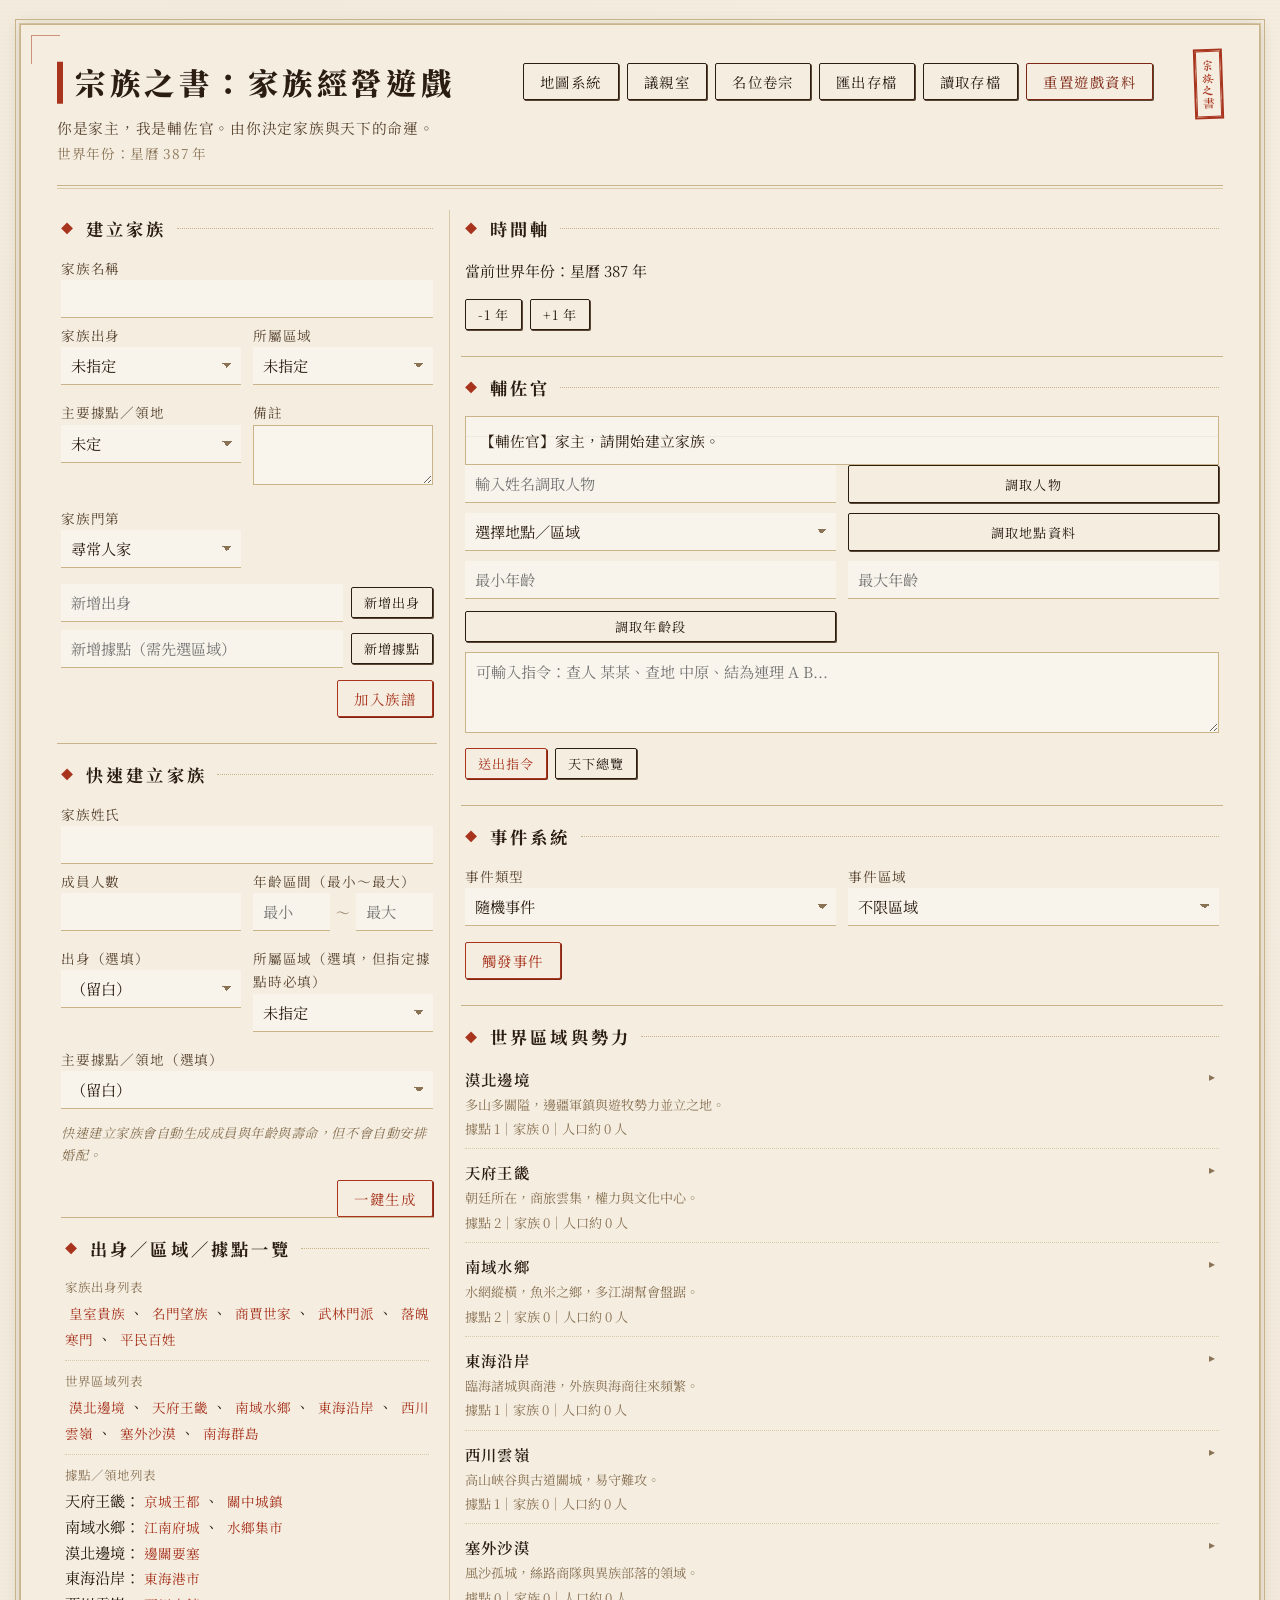
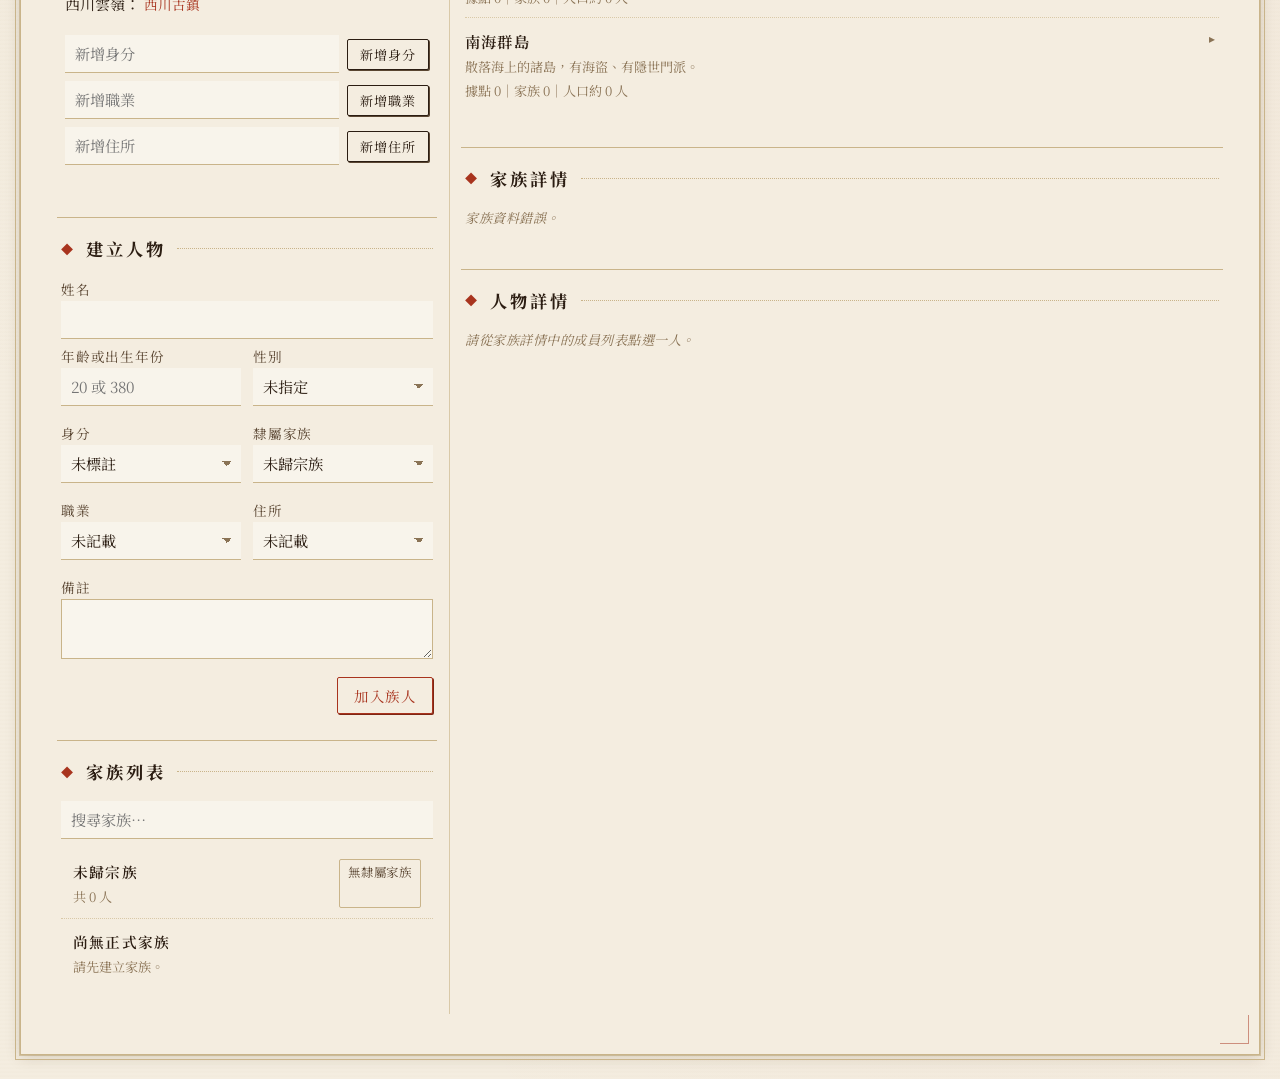
<file: index.html>
<!DOCTYPE html>
<html lang="zh-Hant">
<head>
  <meta charset="UTF-8" />
  <title>宗族之書：家族經營遊戲</title>
  <meta name="viewport" content="width=device-width, initial-scale=1" />
  <link rel="stylesheet" href="css/style.css" />
</head>
<body>
  <div class="app">
    <header class="top-bar">
      <div class="title-block">
        <h1>宗族之書：家族經營遊戲</h1>
        <p class="subtitle">你是家主，我是輔佐官。由你決定家族與天下的命運。</p>
        <p class="subtitle small">
          世界年份：<span id="worldYearDisplay"></span>
        </p>
      </div>
      <div class="top-actions">
        <button onclick="window.location='map.html'" class="btn">地圖系統</button>
        <button onclick="window.location='match.html'" class="btn">議親室</button>
        <button onclick="window.location='dazhou.html'" class="btn">名位卷宗</button>
        <button id="exportBtn" class="btn">匯出存檔</button>
        <button id="importBtn" class="btn">讀取存檔</button>
        <input type="file" id="importFile" accept="application/json" style="display:none;" />
        <button id="resetBtn" class="btn btn-danger">重置遊戲資料</button>
      </div>
    </header>

    <main class="layout">
      <section class="left-col">
        <div class="card">
          <h2 class="card-title">建立家族</h2>
          <form id="familyForm">
            <label>家族名稱
              <input type="text" id="familyName" required />
            </label>
            <div class="form-row">
              <label>家族出身
                <select id="familyOrigin"></select>
              </label>
              <label>所屬區域
                <select id="familyRegion"></select>
              </label>
            </div>
            <div class="form-row">
              <label>主要據點／領地
                <select id="familyTerritory"></select>
              </label>
              <label>備註
                <textarea id="familyNotes"></textarea>
              </label>
            </div>
            <div class="form-row">
              <label>家族門第
                <select id="familyStanding"></select>
              </label>
            </div>
            <div class="small-row">
              <input type="text" id="newOrigin" placeholder="新增出身" />
              <button type="button" id="addOriginBtn" class="btn btn-small">新增出身</button>
            </div>
            <div class="small-row">
              <input type="text" id="newTerritory" placeholder="新增據點（需先選區域）" />
              <button type="button" id="addTerritoryBtn" class="btn btn-small">新增據點</button>
            </div>
            <div class="card-footer">
              <button type="submit" class="btn btn-primary">加入族譜</button>
            </div>
          </form>
        </div>

        <div class="card">
          <h2 class="card-title">快速建立家族</h2>
          <form id="quickFamilyForm">
            <label>家族姓氏
              <input type="text" id="quickSurname" required />
            </label>
            <div class="form-row">
              <label>成員人數
                <input type="number" id="quickCount" min="1" max="200" required />
              </label>
              <label>年齡區間（最小～最大）
                <div class="inline-input">
                  <input type="number" id="quickAgeMin" min="0" max="120" placeholder="最小" />
                  <span>～</span>
                  <input type="number" id="quickAgeMax" min="0" max="120" placeholder="最大" />
                </div>
              </label>
            </div>
            <div class="form-row">
              <label>出身（選填）
                <select id="quickOrigin"></select>
              </label>
              <label>所屬區域（選填，但指定據點時必填）
                <select id="quickRegion"></select>
              </label>
            </div>
            <label>主要據點／領地（選填）
              <select id="quickTerritory"></select>
            </label>
            <p class="hint">快速建立家族會自動生成成員與年齡與壽命，但不會自動安排婚配。</p>
            <div class="card-footer">
              <button type="submit" class="btn btn-primary">一鍵生成</button>
            </div>

            <div class="card">
              <h2 class="card-title">出身／區域／據點一覽</h2>
              <div id="optionOverview"></div>

              <div class="small-row">
                <input type="text" id="newRole" placeholder="新增身分" />
                <button type="button" id="addRoleBtn" class="btn btn-small">新增身分</button>
              </div>
              <div class="small-row">
                <input type="text" id="newOcc" placeholder="新增職業" />
                <button type="button" id="addOccBtn" class="btn btn-small">新增職業</button>
              </div>
              <div class="small-row">
                <input type="text" id="newRes" placeholder="新增住所" />
                <button type="button" id="addResBtn" class="btn btn-small">新增住所</button>
              </div>
            </div>

          </form>
        </div>

        <div class="card">
          <h2 class="card-title">建立人物</h2>
          <form id="personForm">
            <label>姓名
              <input type="text" id="personName" required />
            </label>
            <div class="form-row">
              <label>年齡或出生年份
                <input type="text" id="personAgeOrBirth" placeholder="20 或 380" />
              </label>
              <label>性別
                <select id="personGender">
                  <option value="">未指定</option>
                  <option value="男">男</option>
                  <option value="女">女</option>
                </select>
              </label>
            </div>
            <div class="form-row">
              <label>身分
                <select id="personRole"></select>
              </label>
              <label>隸屬家族
                <select id="personFamily"></select>
              </label>
            </div>
            <div class="form-row">
              <label>職業
                <select id="personOcc"></select>
              </label>
              <label>住所
                <select id="personRes"></select>
              </label>
            </div>
            <label>備註
              <textarea id="personNotes"></textarea>
            </label>
            <input type="hidden" id="personParentId" />
            <div class="card-footer">
              <button type="button" id="cancelChildModeBtn" class="btn btn-small" style="display:none;">取消以此人為父母建立子女</button>
              <button type="submit" class="btn btn-primary">加入族人</button>
            </div>
          </form>
        </div>

<div class="card card-list">
  <h2 class="card-title">家族列表</h2>
  
   <input id="familySearch"
      type="text"
      placeholder="搜尋家族…"
      style="margin-bottom:10px; width:100%;"
      oninput="renderFamilies()">


  <div id="familyList">
    </div>
        </div>
      </section>

      <section class="right-col">
        <!-- 年份 -->
        <div class="card">
          <h2 class="card-title">時間軸</h2>
          <p>當前世界年份：<span id="timelineYear"></span></p>
          <div class="button-row">
            <button id="yearMinusBtn" class="btn btn-small">-1 年</button>
            <button id="yearPlusBtn" class="btn btn-small">+1 年</button>
          </div>
        </div>

        <!-- 輔佐官 -->
        <div class="card">
          <h2 class="card-title">輔佐官</h2>
          <div id="advisorLog" class="log">
            <p>【輔佐官】家主，請開始建立家族。</p>
          </div>

          <!-- 查詢工具 -->
          <div class="form-row">
            <input type="text" id="advisorSearchName" placeholder="輸入姓名調取人物" />
            <button id="advisorSearchBtn" class="btn btn-small">調取人物</button>
          </div>

          <div class="form-row">
            <select id="advisorLocation"></select>
            <button id="advisorLocationBtn" class="btn btn-small">調取地點資料</button>
          </div>

          <div class="form-row">
            <input type="number" id="ageMin" placeholder="最小年齡" />
            <input type="number" id="ageMax" placeholder="最大年齡" />
            <button id="advisorAgeBtn" class="btn btn-small">調取年齡段</button>
          </div>

          <!-- 指令欄真正修正點 -->
          <form id="advisorCommandForm">
            <textarea id="advisorCommand" rows="3" placeholder="可輸入指令：查人 某某、查地 中原、結為連理 A B..."></textarea>
            <div class="button-row">
              <button type="submit" class="btn btn-primary btn-small">送出指令</button>
              <button id="worldSummaryBtn" type="button" class="btn btn-small">天下總覽</button>
            </div>
          </form>
        </div>

        <!-- 事件 -->
        <div class="card">
          <h2 class="card-title">事件系統</h2>
          <div class="form-row">
            <label>事件類型
              <select id="eventType">
                <option value="random">隨機事件</option>
                <option value="marriage">聯姻提親</option>
                <option value="birth">子嗣誕生預兆</option>
                <option value="conflict">內鬥糾紛</option>
                <option value="alliance">結盟合作</option>
                <option value="disaster">災異風波</option>
                <option value="inheritance">繼承與分家</option>
              </select>
            </label>
            <label>事件區域
              <select id="eventRegion"></select>
            </label>
          </div>
          <button id="triggerEventBtn" class="btn btn-primary">觸發事件</button>
        </div>

        <!-- 區域 -->
        <div class="card">
          <h2 class="card-title">世界區域與勢力</h2>
          <div id="regionOverview"></div>
        </div>

        <!-- 詳情 -->
        <div class="card">
          <h2 class="card-title">家族詳情</h2>
          <div id="familyDetail" class="detail">
            <p class="hint">請從左側家族列表中選擇一個家族。</p>
          </div>
        </div>

        <div class="card">
          <h2 class="card-title">人物詳情</h2>
          <div id="personDetail" class="detail">
            <p class="hint">請從家族詳情中的成員列表點選一人。</p>

<div id="personEditActionBox" class="detail-section" style="margin-top: 10px;">
    <button id="editPersonBtn" class="btn btn-secondary" style="display:none;">編輯此人物</button>
</div>

<div id="personEditForm" class="detail-section hidden">
    </div>

<div id="addSpouseBox" class="detail-section">
    </div>

<div id="personContent">
    </div>
    
</div>
          </div>
        </div>
      </section>
    </main>
  </div>

  <!-- 事件視窗（修正版） -->
  <div id="eventModal" class="modal hidden">
    <div class="modal-content">
      <h3>事件確認</h3>
      <div id="eventText" class="modal-body"></div>
      <label>家主決定
        <select id="eventDecision"></select>
      </label>
      <div class="button-row right">
        <button id="cancelEventBtn" class="btn btn-small">取消</button>
        <button id="resolveEventBtn" class="btn btn-primary btn-small">執行</button>
      </div>
    </div>
  </div>

  <!-- 依序載入 v2 模組:底層(常數/狀態/工具) → 領域(關係/儲存/年份/選項…) → 渲染 → IO → 事件/輔佐官 → 初始化 -->
  <script src="js/constants.js"></script>
  <script src="js/state.js"></script>
  <script src="js/utils.js"></script>
  <script src="js/relations.js"></script>
  <script src="js/storage.js"></script>
  <script src="js/time.js"></script>
  <script src="js/options.js"></script>
  <script src="js/overview.js"></script>
  <script src="js/family.js"></script>
  <script src="js/render-list.js"></script>
  <script src="js/render-person.js"></script>
  <script src="js/render-regions.js"></script>
  <script src="js/io.js"></script>
  <script src="js/events.js"></script>
  <script src="js/advisor.js"></script>
  <script src="js/dazhou.js"></script>
  <script src="js/init.js"></script>

<!-- 第二父母選擇對話框 -->
<div id="parentSelectDialog">
  <div id="parentSelectText">選擇另一位父母:</div>
  <div id="parentSelectButtons"></div>
  <button onclick="closeParentSelectDialog()">關閉</button>
</div>

</body>
</html>
</file>
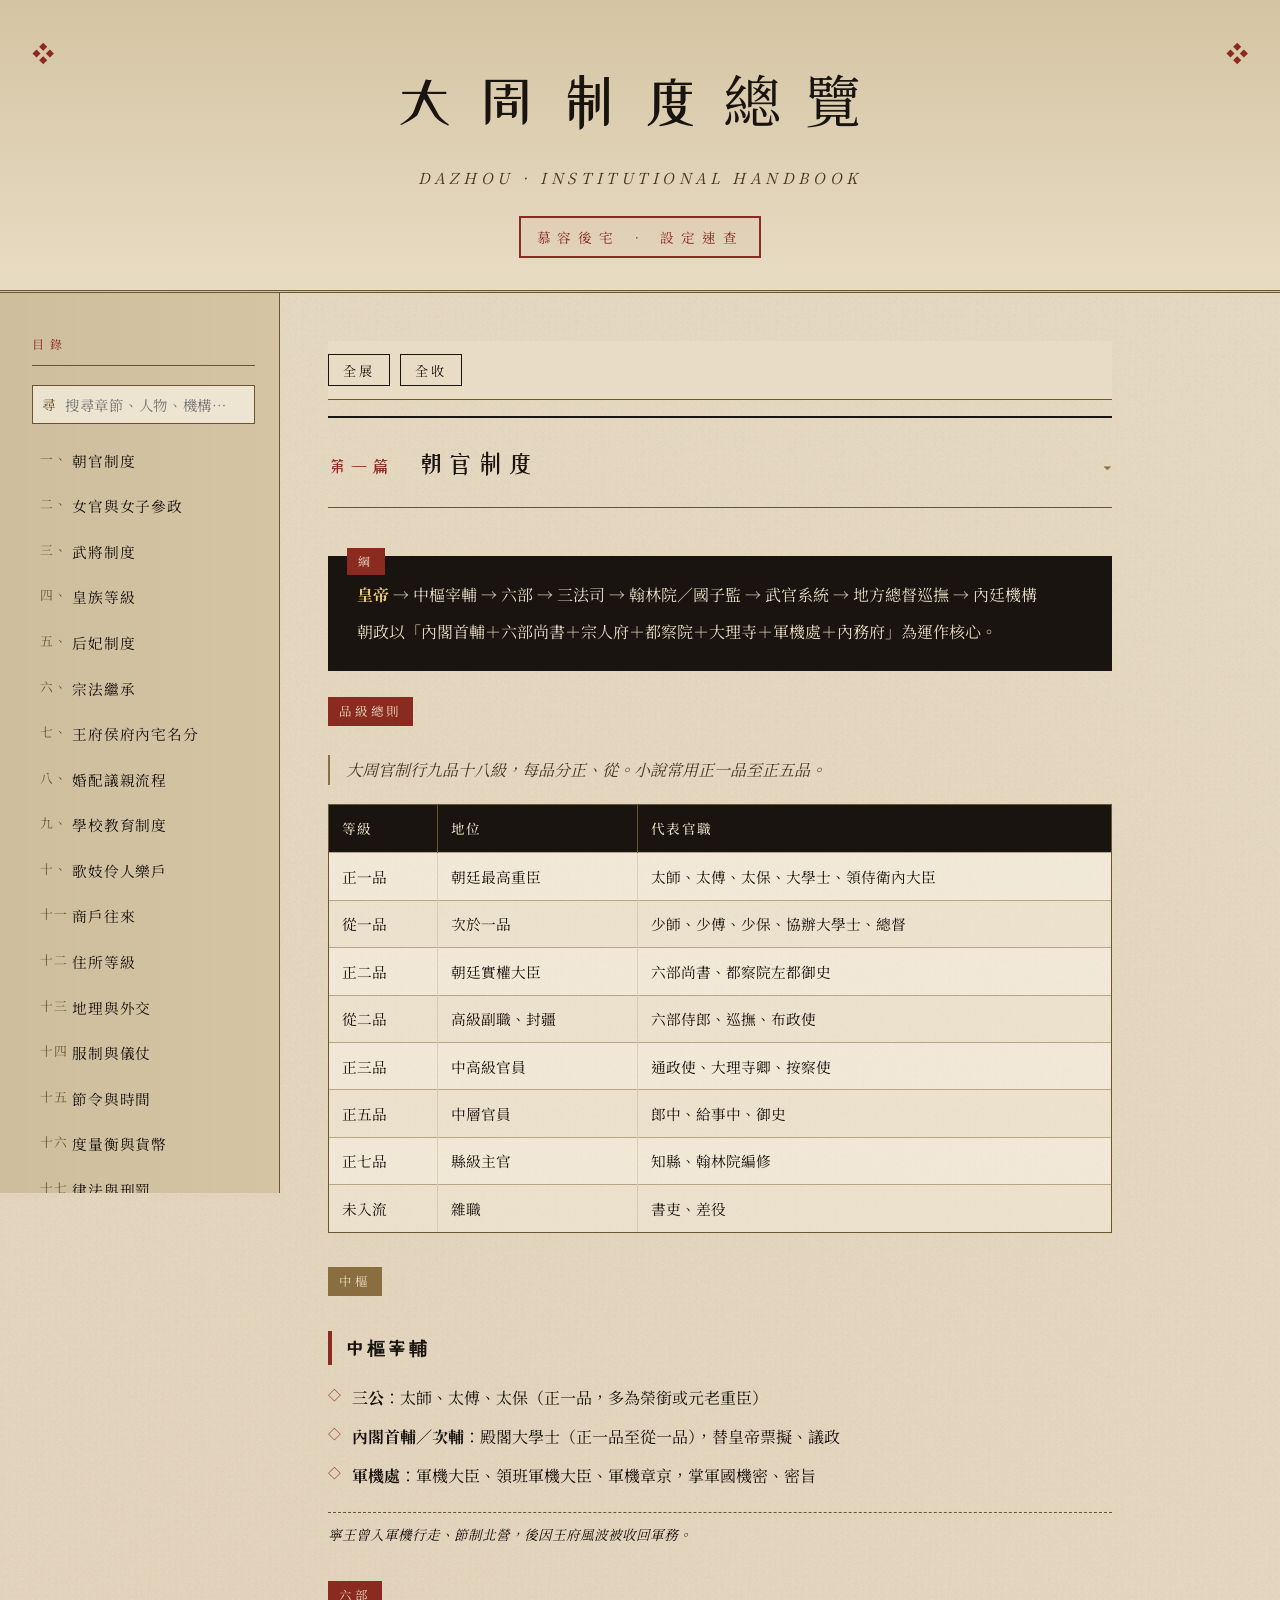
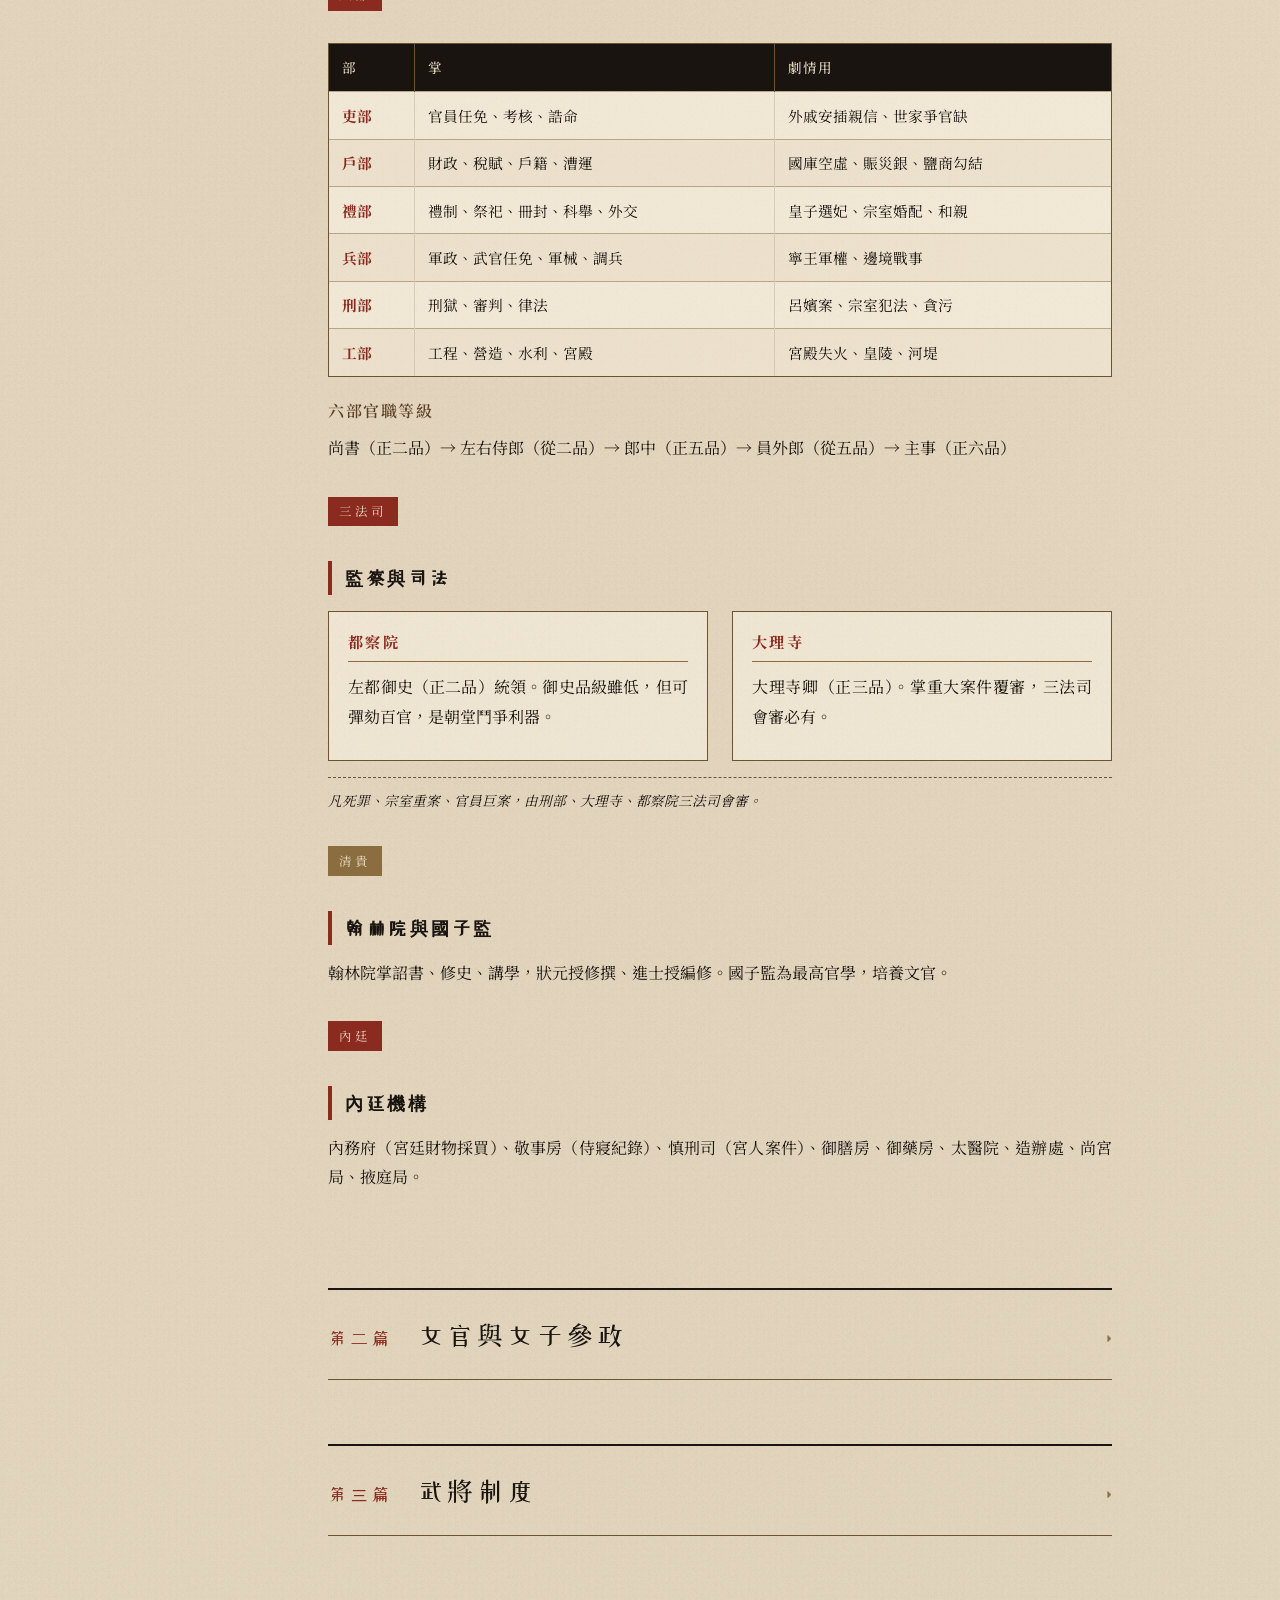
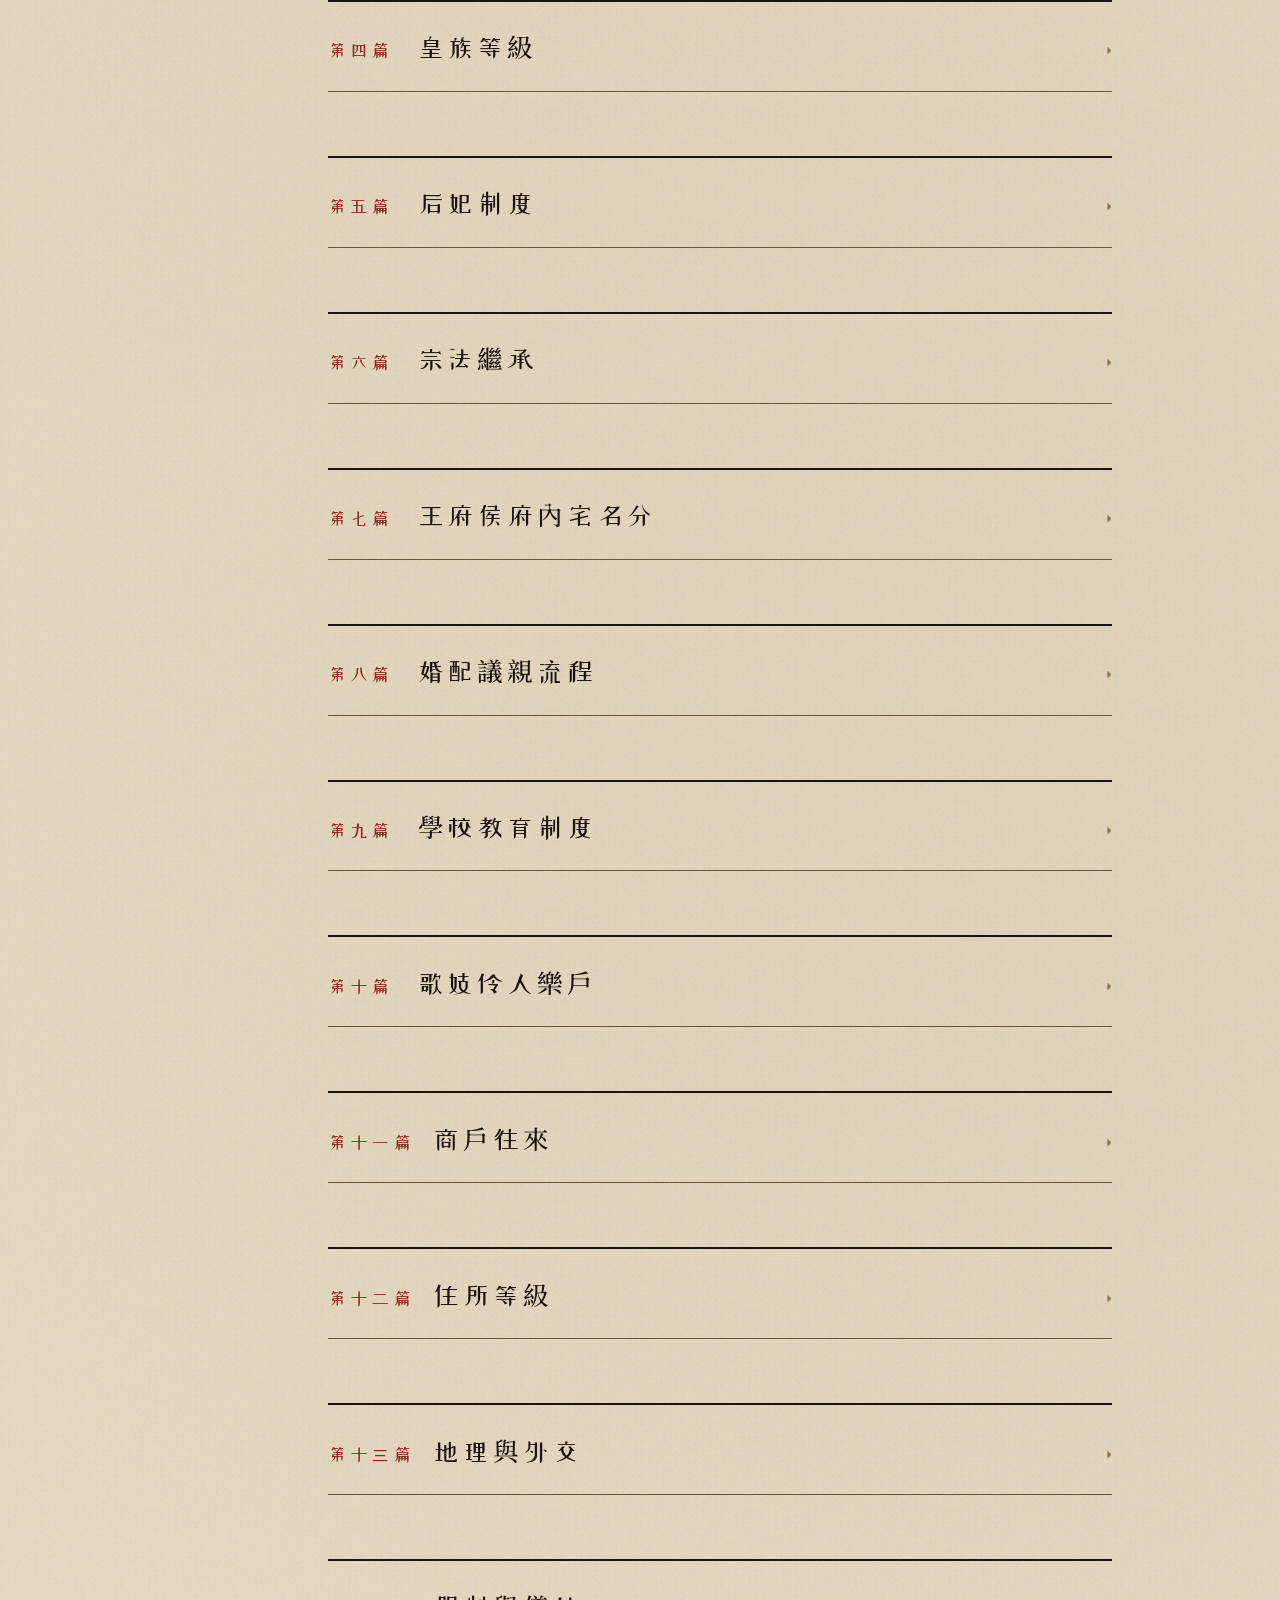
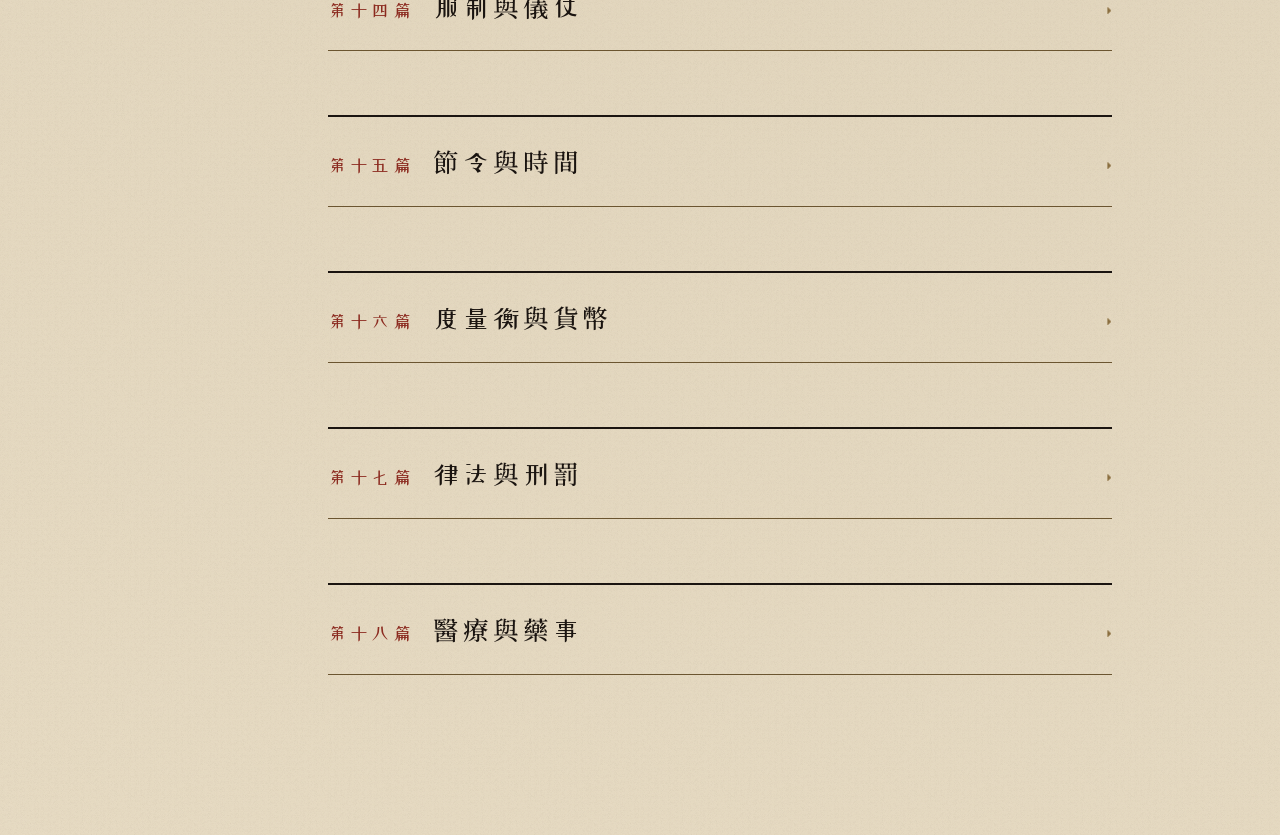
<file: DaChouLaw.html>
<!DOCTYPE html>
<html lang="zh-TW">
<head>
<meta charset="UTF-8">
<title>大周制度總覽</title>
<meta name="viewport" content="width=device-width, initial-scale=1.0">
<link href="https://fonts.googleapis.com/css2?family=Noto+Serif+TC:wght@300;400;500;600;700;900&family=ZCOOL+XiaoWei&display=swap" rel="stylesheet">
<style>
  :root {
    --ink: #1a1410;
    --paper: #e8dcc4;
    --paper-deep: #d4c4a3;
    --paper-shadow: #b8a583;
    --vermilion: #8b2a1f;
    --vermilion-soft: #a8453a;
    --gold: #8a6e3f;
    --gold-dim: #6b5530;
    --rule: #6b5530;
    --muted: #4a3826;
    --accent: #5c4128;
  }

  * { box-sizing: border-box; margin: 0; padding: 0; }

  html { scroll-behavior: smooth; }

  body {
    font-family: "Noto Serif TC", serif;
    background: var(--paper);
    background-image:
      radial-gradient(circle at 20% 30%, rgba(139, 42, 31, 0.04) 0%, transparent 50%),
      radial-gradient(circle at 80% 70%, rgba(106, 85, 48, 0.06) 0%, transparent 50%),
      url("data:image/svg+xml,%3Csvg xmlns='http://www.w3.org/2000/svg' width='200' height='200'%3E%3Cfilter id='n'%3E%3CfeTurbulence baseFrequency='0.85' numOctaves='3'/%3E%3CfeColorMatrix values='0 0 0 0 0.1 0 0 0 0 0.08 0 0 0 0 0.05 0 0 0 0.08 0'/%3E%3C/filter%3E%3Crect width='200' height='200' filter='url(%23n)'/%3E%3C/svg%3E");
    color: var(--ink);
    line-height: 1.85;
    min-height: 100vh;
  }

  /* === 頁頭 === */
  .header {
    border-bottom: 3px double var(--rule);
    padding: 3rem 2rem 2rem;
    text-align: center;
    background: linear-gradient(180deg, var(--paper-deep) 0%, var(--paper) 100%);
    position: relative;
  }

  .header::before, .header::after {
    content: "❖";
    color: var(--vermilion);
    font-size: 1.4rem;
    position: absolute;
    top: 2rem;
  }
  .header::before { left: 2rem; }
  .header::after { right: 2rem; }

  .header h1 {
    font-family: "ZCOOL XiaoWei", "Noto Serif TC", serif;
    font-size: clamp(2.2rem, 5vw, 3.6rem);
    color: var(--ink);
    letter-spacing: 0.4em;
    margin-bottom: 0.6rem;
    font-weight: 400;
  }

  .header .sub {
    font-size: 0.95rem;
    color: var(--muted);
    letter-spacing: 0.3em;
    font-style: italic;
  }

  .header .seal {
    display: inline-block;
    margin-top: 1.5rem;
    padding: 0.4rem 1rem;
    border: 2px solid var(--vermilion);
    color: var(--vermilion);
    font-size: 0.85rem;
    letter-spacing: 0.5em;
    background: rgba(139, 42, 31, 0.04);
  }

  /* === 主版面：左目錄 + 右內文 === */
  .container {
    display: grid;
    grid-template-columns: 280px 1fr;
    max-width: 1400px;
    margin: 0 auto;
    gap: 0;
  }

  /* === 側邊目錄 === */
  .toc {
    position: sticky;
    top: 0;
    height: 100vh;
    overflow-y: auto;
    padding: 2.5rem 1.5rem 2rem 2rem;
    border-right: 1px solid var(--rule);
    background: var(--paper-deep);
    background-image: linear-gradient(90deg, rgba(0,0,0,0.03) 0%, transparent 100%);
  }

  .toc-title {
    font-size: 0.75rem;
    letter-spacing: 0.5em;
    color: var(--vermilion);
    margin-bottom: 1.2rem;
    padding-bottom: 0.6rem;
    border-bottom: 1px solid var(--rule);
  }

  .toc ol {
    list-style: none;
    counter-reset: chapter;
  }

  .toc li {
    counter-increment: chapter;
    margin-bottom: 0.35rem;
  }

  .toc a {
    display: block;
    padding: 0.4rem 0.6rem 0.4rem 2.4rem;
    color: var(--ink);
    text-decoration: none;
    font-size: 0.92rem;
    letter-spacing: 0.05em;
    position: relative;
    border-left: 2px solid transparent;
    transition: all 0.25s ease;
  }

  .toc a::before {
    content: counter(chapter, cjk-ideographic) "、";
    position: absolute;
    left: 0.4rem;
    color: var(--gold-dim);
    font-size: 0.8rem;
  }

  .toc a:hover {
    background: rgba(139, 42, 31, 0.08);
    color: var(--vermilion);
    border-left-color: var(--vermilion);
    padding-left: 2.6rem;
  }

  .toc-footer {
    margin-top: 2rem;
    padding-top: 1rem;
    border-top: 1px dashed var(--rule);
    font-size: 0.75rem;
    color: var(--muted);
    line-height: 1.7;
  }

  /* === 內文 === */
  .content {
    padding: 3rem 3rem 6rem;
    max-width: 880px;
  }

  /* === 章節 === */
  .chapter {
    margin-bottom: 4rem;
    scroll-margin-top: 2rem;
  }

  .chapter-header {
    cursor: pointer;
    padding: 1.4rem 0 1.2rem;
    border-top: 2px solid var(--ink);
    border-bottom: 1px solid var(--rule);
    display: flex;
    align-items: baseline;
    gap: 1.2rem;
    user-select: none;
    transition: background 0.2s;
  }

  .chapter-header:hover {
    background: rgba(139, 42, 31, 0.03);
  }

  .chapter-num {
    font-family: "ZCOOL XiaoWei", serif;
    font-size: 1.1rem;
    color: var(--vermilion);
    letter-spacing: 0.2em;
    min-width: 4em;
  }

  .chapter-title {
    font-family: "ZCOOL XiaoWei", "Noto Serif TC", serif;
    font-size: 1.6rem;
    color: var(--ink);
    letter-spacing: 0.15em;
    font-weight: 500;
    flex: 1;
  }

  .chapter-toggle {
    color: var(--gold);
    font-size: 1.1rem;
    transition: transform 0.3s;
  }

  .chapter.collapsed .chapter-toggle {
    transform: rotate(-90deg);
  }

  .chapter-body {
    padding-top: 1.5rem;
    overflow: hidden;
    transition: max-height 0.4s ease, opacity 0.3s ease;
  }

  .chapter.collapsed .chapter-body {
    max-height: 0;
    opacity: 0;
    padding-top: 0;
  }

  /* === 區塊 === */
  .section {
    margin-bottom: 2rem;
  }

  .section-label {
    display: inline-block;
    padding: 0.2rem 0.7rem;
    background: var(--vermilion);
    color: var(--paper);
    font-size: 0.78rem;
    letter-spacing: 0.3em;
    margin-bottom: 0.8rem;
  }

  .section-label.gold {
    background: var(--gold);
  }

  .section-label.ink {
    background: var(--ink);
  }

  .section h3 {
    font-family: "ZCOOL XiaoWei", serif;
    font-size: 1.15rem;
    color: var(--ink);
    margin: 1.4rem 0 0.8rem;
    letter-spacing: 0.15em;
    border-left: 4px solid var(--vermilion);
    padding-left: 0.8rem;
  }

  .section h4 {
    font-size: 1rem;
    color: var(--accent);
    margin: 1rem 0 0.5rem;
    letter-spacing: 0.1em;
    font-weight: 600;
  }

  .section p {
    margin-bottom: 0.8rem;
    color: var(--ink);
    text-align: justify;
  }

  .section p.lead {
    font-style: italic;
    color: var(--muted);
    border-left: 2px solid var(--gold);
    padding-left: 1rem;
    margin: 1rem 0 1.2rem;
  }

  /* === 條文引用 === */
  .quote {
    background: rgba(106, 85, 48, 0.06);
    border-left: 3px solid var(--gold);
    padding: 1rem 1.2rem;
    margin: 1rem 0;
    font-style: italic;
    color: var(--muted);
    font-size: 0.95rem;
    line-height: 2;
  }

  /* === 表格 === */
  .table-wrap {
    margin: 1.2rem 0;
    overflow-x: auto;
    border: 1px solid var(--rule);
  }

  table {
    width: 100%;
    border-collapse: collapse;
    font-size: 0.92rem;
    background: rgba(255, 252, 240, 0.5);
  }

  th {
    background: var(--ink);
    color: var(--paper);
    padding: 0.7rem 0.8rem;
    text-align: left;
    font-weight: 500;
    letter-spacing: 0.1em;
    font-size: 0.85rem;
    border-right: 1px solid var(--rule);
  }

  th:last-child { border-right: none; }

  td {
    padding: 0.6rem 0.8rem;
    border-top: 1px solid var(--paper-shadow);
    border-right: 1px solid rgba(184, 165, 131, 0.4);
    vertical-align: top;
  }

  td:last-child { border-right: none; }

  tbody tr:nth-child(even) td {
    background: rgba(212, 196, 163, 0.2);
  }

  tbody tr:hover td {
    background: rgba(139, 42, 31, 0.05);
  }

  td strong {
    color: var(--vermilion);
  }

  /* === 列表 === */
  .section ul {
    list-style: none;
    margin: 0.8rem 0 1rem;
    padding-left: 0;
  }

  .section ul li {
    padding: 0.3rem 0 0.3rem 1.5rem;
    position: relative;
  }

  .section ul li::before {
    content: "◇";
    position: absolute;
    left: 0;
    color: var(--vermilion);
    font-size: 0.8rem;
  }

  /* === 重點框 === */
  .principle {
    background: var(--ink);
    color: var(--paper);
    padding: 1.5rem 1.8rem;
    margin: 1.5rem 0;
    position: relative;
  }

  .principle::before {
    content: "綱";
    position: absolute;
    top: -0.5rem;
    left: 1.2rem;
    background: var(--vermilion);
    color: var(--paper);
    padding: 0.15rem 0.7rem;
    font-size: 0.75rem;
    letter-spacing: 0.3em;
  }

  .principle p {
    color: var(--paper);
    margin-bottom: 0.5rem;
  }

  .principle p:last-child { margin-bottom: 0; }

  .principle strong { color: #f0c97d; }

  /* === 雙欄 === */
  .two-col {
    display: grid;
    grid-template-columns: 1fr 1fr;
    gap: 1.5rem;
    margin: 1rem 0;
  }

  .two-col > div {
    border: 1px solid var(--rule);
    padding: 1rem 1.2rem;
    background: rgba(255, 252, 240, 0.4);
  }

  .two-col h5 {
    color: var(--vermilion);
    margin-bottom: 0.6rem;
    font-size: 0.95rem;
    letter-spacing: 0.15em;
    border-bottom: 1px solid var(--gold);
    padding-bottom: 0.3rem;
  }

  /* === 標籤 === */
  .tag {
    display: inline-block;
    padding: 0.15rem 0.55rem;
    background: rgba(139, 42, 31, 0.1);
    color: var(--vermilion);
    border: 1px solid var(--vermilion);
    font-size: 0.78rem;
    margin: 0.2rem 0.3rem 0.2rem 0;
    letter-spacing: 0.05em;
  }

  .tag.gold {
    background: rgba(138, 110, 63, 0.1);
    color: var(--gold-dim);
    border-color: var(--gold);
  }

  .tag.ink {
    background: rgba(26, 20, 16, 0.08);
    color: var(--ink);
    border-color: var(--ink);
  }

  /* === 回頂 === */
  .top-btn {
    position: fixed;
    bottom: 2rem;
    right: 2rem;
    width: 50px;
    height: 50px;
    background: var(--ink);
    color: var(--paper);
    border: 2px solid var(--vermilion);
    border-radius: 0;
    cursor: pointer;
    font-size: 1.2rem;
    opacity: 0;
    transform: translateY(20px);
    transition: all 0.3s;
    z-index: 100;
    font-family: inherit;
  }

  .top-btn.show {
    opacity: 1;
    transform: translateY(0);
  }

  .top-btn:hover {
    background: var(--vermilion);
    color: var(--paper);
  }

  /* === 全部展開／收合 === */
  .controls {
    position: sticky;
    top: 0;
    background: var(--paper);
    padding: 0.8rem 0;
    border-bottom: 1px solid var(--rule);
    margin-bottom: 1rem;
    display: flex;
    gap: 0.6rem;
    z-index: 10;
  }

  .ctrl-btn {
    background: transparent;
    border: 1px solid var(--ink);
    color: var(--ink);
    padding: 0.35rem 0.9rem;
    font-family: inherit;
    font-size: 0.82rem;
    letter-spacing: 0.2em;
    cursor: pointer;
    transition: all 0.2s;
  }

  .ctrl-btn:hover {
    background: var(--ink);
    color: var(--paper);
  }

  /* === 搜尋 === */
  .search-box {
    margin-bottom: 1rem;
    position: relative;
  }

  .search-box input {
    width: 100%;
    padding: 0.5rem 0.8rem 0.5rem 2rem;
    border: 1px solid var(--rule);
    background: rgba(255, 252, 240, 0.6);
    font-family: inherit;
    font-size: 0.9rem;
    color: var(--ink);
    letter-spacing: 0.05em;
  }

  .search-box input:focus {
    outline: none;
    border-color: var(--vermilion);
    background: rgba(255, 252, 240, 0.9);
  }

  .search-box::before {
    content: "尋";
    position: absolute;
    left: 0.6rem;
    top: 50%;
    transform: translateY(-50%);
    color: var(--gold-dim);
    font-size: 0.85rem;
  }

  /* === 響應式 === */
  @media (max-width: 980px) {
    .container { grid-template-columns: 1fr; }
    .toc {
      position: relative;
      height: auto;
      border-right: none;
      border-bottom: 1px solid var(--rule);
    }
    .content { padding: 2rem 1.5rem 4rem; }
    .two-col { grid-template-columns: 1fr; }
    .header h1 { letter-spacing: 0.25em; }
    .header::before, .header::after { display: none; }
  }

  /* === 列印 === */
  @media print {
    .toc, .controls, .top-btn { display: none; }
    .container { grid-template-columns: 1fr; }
    .chapter.collapsed .chapter-body { max-height: none; opacity: 1; }
    body { background: white; color: black; }
  }

  /* === 隱藏結果 === */
  .hidden { display: none !important; }

  .footnote {
    font-size: 0.85rem;
    color: var(--muted);
    margin-top: 0.8rem;
    padding-top: 0.6rem;
    border-top: 1px dashed var(--rule);
    font-style: italic;
  }
</style>
</head>
<body>

<header class="header">
  <h1>大周制度總覽</h1>
  <div class="sub">DAZHOU · INSTITUTIONAL HANDBOOK</div>
  <div class="seal">慕容後宅 ‧ 設定速查</div>
</header>

<div class="container">

  <!-- 目錄 -->
  <nav class="toc">
    <div class="toc-title">目錄</div>

    <div class="search-box">
      <input type="text" id="search" placeholder="搜尋章節、人物、機構…">
    </div>

    <ol>
      <li><a href="#ch01">朝官制度</a></li>
      <li><a href="#ch02">女官與女子參政</a></li>
      <li><a href="#ch03">武將制度</a></li>
      <li><a href="#ch04">皇族等級</a></li>
      <li><a href="#ch05">后妃制度</a></li>
      <li><a href="#ch06">宗法繼承</a></li>
      <li><a href="#ch07">王府侯府內宅名分</a></li>
      <li><a href="#ch08">婚配議親流程</a></li>
      <li><a href="#ch09">學校教育制度</a></li>
      <li><a href="#ch10">歌妓伶人樂戶</a></li>
      <li><a href="#ch11">商戶往來</a></li>
      <li><a href="#ch12">住所等級</a></li>
      <li><a href="#ch13">地理與外交</a></li>
      <li><a href="#ch14">服制與儀仗</a></li>
      <li><a href="#ch15">節令與時間</a></li>
      <li><a href="#ch16">度量衡與貨幣</a></li>
      <li><a href="#ch17">律法與刑罰</a></li>
      <li><a href="#ch18">醫療與藥事</a></li>
    </ol>

    <div class="toc-footer">
      共十八制度·一覽明察<br>
      點章節展開／收合<br>
      支援錨點直跳
    </div>
  </nav>

  <!-- 內文 -->
  <main class="content">

    <div class="controls">
      <button class="ctrl-btn" id="expand-all">全展</button>
      <button class="ctrl-btn" id="collapse-all">全收</button>
    </div>

    <!-- === 一、朝官制度 === -->
    <section class="chapter" id="ch01">
      <div class="chapter-header" onclick="toggle(this)">
        <div class="chapter-num">第一篇</div>
        <div class="chapter-title">朝官制度</div>
        <div class="chapter-toggle">▾</div>
      </div>
      <div class="chapter-body">

        <div class="principle">
          <p><strong>皇帝</strong> → 中樞宰輔 → 六部 → 三法司 → 翰林院／國子監 → 武官系統 → 地方總督巡撫 → 內廷機構</p>
          <p>朝政以「內閣首輔＋六部尚書＋宗人府＋都察院＋大理寺＋軍機處＋內務府」為運作核心。</p>
        </div>

        <div class="section">
          <span class="section-label">品級總則</span>
          <p class="lead">大周官制行九品十八級，每品分正、從。小說常用正一品至正五品。</p>

          <div class="table-wrap">
            <table>
              <thead><tr><th>等級</th><th>地位</th><th>代表官職</th></tr></thead>
              <tbody>
                <tr><td>正一品</td><td>朝廷最高重臣</td><td>太師、太傅、太保、大學士、領侍衛內大臣</td></tr>
                <tr><td>從一品</td><td>次於一品</td><td>少師、少傅、少保、協辦大學士、總督</td></tr>
                <tr><td>正二品</td><td>朝廷實權大臣</td><td>六部尚書、都察院左都御史</td></tr>
                <tr><td>從二品</td><td>高級副職、封疆</td><td>六部侍郎、巡撫、布政使</td></tr>
                <tr><td>正三品</td><td>中高級官員</td><td>通政使、大理寺卿、按察使</td></tr>
                <tr><td>正五品</td><td>中層官員</td><td>郎中、給事中、御史</td></tr>
                <tr><td>正七品</td><td>縣級主官</td><td>知縣、翰林院編修</td></tr>
                <tr><td>未入流</td><td>雜職</td><td>書吏、差役</td></tr>
              </tbody>
            </table>
          </div>
        </div>

        <div class="section">
          <span class="section-label gold">中樞</span>
          <h3>中樞宰輔</h3>
          <ul>
            <li><strong>三公</strong>：太師、太傅、太保（正一品，多為榮銜或元老重臣）</li>
            <li><strong>內閣首輔／次輔</strong>：殿閣大學士（正一品至從一品），替皇帝票擬、議政</li>
            <li><strong>軍機處</strong>：軍機大臣、領班軍機大臣、軍機章京，掌軍國機密、密旨</li>
          </ul>
          <p class="footnote">寧王曾入軍機行走、節制北營，後因王府風波被收回軍務。</p>
        </div>

        <div class="section">
          <span class="section-label">六部</span>
          <div class="table-wrap">
            <table>
              <thead><tr><th>部</th><th>掌</th><th>劇情用</th></tr></thead>
              <tbody>
                <tr><td><strong>吏部</strong></td><td>官員任免、考核、誥命</td><td>外戚安插親信、世家爭官缺</td></tr>
                <tr><td><strong>戶部</strong></td><td>財政、稅賦、戶籍、漕運</td><td>國庫空虛、賑災銀、鹽商勾結</td></tr>
                <tr><td><strong>禮部</strong></td><td>禮制、祭祀、冊封、科舉、外交</td><td>皇子選妃、宗室婚配、和親</td></tr>
                <tr><td><strong>兵部</strong></td><td>軍政、武官任免、軍械、調兵</td><td>寧王軍權、邊境戰事</td></tr>
                <tr><td><strong>刑部</strong></td><td>刑獄、審判、律法</td><td>呂嬪案、宗室犯法、貪污</td></tr>
                <tr><td><strong>工部</strong></td><td>工程、營造、水利、宮殿</td><td>宮殿失火、皇陵、河堤</td></tr>
              </tbody>
            </table>
          </div>
          <h4>六部官職等級</h4>
          <p>尚書（正二品）→ 左右侍郎（從二品）→ 郎中（正五品）→ 員外郎（從五品）→ 主事（正六品）</p>
        </div>

        <div class="section">
          <span class="section-label">三法司</span>
          <h3>監察與司法</h3>
          <div class="two-col">
            <div>
              <h5>都察院</h5>
              <p>左都御史（正二品）統領。御史品級雖低，但可彈劾百官，是朝堂鬥爭利器。</p>
            </div>
            <div>
              <h5>大理寺</h5>
              <p>大理寺卿（正三品）。掌重大案件覆審，三法司會審必有。</p>
            </div>
          </div>
          <p class="footnote">凡死罪、宗室重案、官員巨案，由刑部、大理寺、都察院三法司會審。</p>
        </div>

        <div class="section">
          <span class="section-label gold">清貴</span>
          <h3>翰林院與國子監</h3>
          <p>翰林院掌詔書、修史、講學，狀元授修撰、進士授編修。國子監為最高官學，培養文官。</p>
        </div>

        <div class="section">
          <span class="section-label">內廷</span>
          <h3>內廷機構</h3>
          <p>內務府（宮廷財物採買）、敬事房（侍寢紀錄）、慎刑司（宮人案件）、御膳房、御藥房、太醫院、造辦處、尚宮局、掖庭局。</p>
        </div>

      </div>
    </section>

    <!-- === 二、女官與女子參政 === -->
    <section class="chapter" id="ch02">
      <div class="chapter-header" onclick="toggle(this)">
        <div class="chapter-num">第二篇</div>
        <div class="chapter-title">女官與女子參政</div>
        <div class="chapter-toggle">▾</div>
      </div>
      <div class="chapter-body">

        <div class="principle">
          <p>大周女子可入仕。女官不等於宮女，也不等於后妃侍從。女子得經科舉、薦舉、恩蔭、女學選拔、皇后特詔等方式入朝任官。</p>
          <p>女官系統獨立於六尚之外，形成<strong>女史臺—司議院—女察院—女學士院—宗室女官司</strong>五大機構。</p>
        </div>

        <div class="section">
          <span class="section-label">五大機構</span>
          <div class="table-wrap">
            <table>
              <thead><tr><th>機構</th><th>對應</th><th>職責</th></tr></thead>
              <tbody>
                <tr><td><strong>女史臺</strong></td><td>女官中樞</td><td>女官選任、宮廷記注、皇后政令、宗室女眷檔案</td></tr>
                <tr><td><strong>司議院</strong></td><td>女臣議政</td><td>議政、諫言、修法、女眷政令</td></tr>
                <tr><td><strong>女察院</strong></td><td>女官監察（≈都察院）</td><td>監察女官、命婦、宗室女眷、宮廷案件</td></tr>
                <tr><td><strong>女學士院</strong></td><td>女翰林</td><td>草詔、修史、講學、女學考選</td></tr>
                <tr><td><strong>宗室女官司</strong></td><td>宗人府下屬</td><td>宗室女眷婚配、入嗣、封號、玉牒旁錄</td></tr>
              </tbody>
            </table>
          </div>
        </div>

        <div class="section">
          <span class="section-label gold">女史臺官職</span>
          <p>女史令（正三品）→ 左右女史丞（從三品）→ 司籍／司制／司記／司禮女史（正五品）→ 典籍／記注女史（正七品）→ 掌案女史（正八品）</p>
        </div>

        <div class="section">
          <span class="section-label gold">入仕途徑</span>
          <ul>
            <li><strong>女科</strong>：女童試 → 女院試 → 女鄉試 → 女會試 → 女殿試</li>
            <li><strong>女學選拔</strong>：宮中女學、國子監女學、宗室女學</li>
            <li><strong>薦舉</strong>：大臣、皇后、太后、地方官</li>
            <li><strong>恩蔭</strong>：功臣、官員之女</li>
            <li><strong>皇后特詔</strong>：因改革需要任命</li>
            <li><strong>宮女升任</strong>：尚宮系統轉政務</li>
          </ul>
        </div>

        <div class="section">
          <span class="section-label">與后妃並立的原則</span>
          <div class="quote">
            后妃不得兼任女官，但可「領宮務」。<br>
            女官不得因侍奉皇帝自動成為后妃，需經正式冊封。<br>
            女官若被皇帝納入後宮，原官職須解除或轉為榮銜。
          </div>
        </div>

      </div>
    </section>

    <!-- === 三、武將制度 === -->
    <section class="chapter" id="ch03">
      <div class="chapter-header" onclick="toggle(this)">
        <div class="chapter-num">第三篇</div>
        <div class="chapter-title">武將制度</div>
        <div class="chapter-toggle">▾</div>
      </div>
      <div class="chapter-body">

        <div class="principle">
          <p><strong>兵部管制度，軍機處管密令，武將管軍隊。</strong></p>
          <p>兵權分層：京中禁軍、邊軍、地方駐軍、王府護衛不得由同一人掌握。宗室掌兵須受嚴格節制。</p>
        </div>

        <div class="section">
          <span class="section-label">武將品級</span>
          <div class="table-wrap">
            <table>
              <thead><tr><th>等級</th><th>官職</th><th>作用</th></tr></thead>
              <tbody>
                <tr><td>正一品</td><td>大將軍、上柱國</td><td>國家級統帥</td></tr>
                <tr><td>從一品</td><td>都督、提督、鎮北將軍</td><td>掌一方軍務</td></tr>
                <tr><td>正二品</td><td>總兵、禁軍統領</td><td>鎮守一鎮</td></tr>
                <tr><td>從二品</td><td>副將</td><td>副統帥</td></tr>
                <tr><td>正三品</td><td>參將</td><td>分守一路</td></tr>
                <tr><td>從三品</td><td>游擊將軍</td><td>機動作戰</td></tr>
                <tr><td>正四品</td><td>都司</td><td>掌營衛</td></tr>
                <tr><td>正五品</td><td>守備</td><td>守城、守關</td></tr>
                <tr><td>正六品</td><td>千總</td><td>管數百兵</td></tr>
                <tr><td>正七品</td><td>把總</td><td>基層武官</td></tr>
              </tbody>
            </table>
          </div>
        </div>

        <div class="section">
          <span class="section-label gold">三大軍系</span>
          <div class="two-col">
            <div>
              <h5>京中禁軍</h5>
              <p>羽林衛、金吾衛、龍武衛。領侍衛內大臣（正一品）掌皇帝近身。禁軍統領（正二品）。</p>
            </div>
            <div>
              <h5>邊軍</h5>
              <p>大周設北境、西涼、東海、南疆四大邊鎮。北境軍最關鍵——對應烏桓、左賢王舊支。</p>
            </div>
          </div>
        </div>

        <div class="section">
          <span class="section-label">女武官</span>
          <p>女將軍（從二品至正三品）、女都尉（正四品）、女校尉（正六品）、女騎尉、女護衛長、女武教習、女巡檢、女營兵。</p>
          <p class="footnote">公主和親、安靖公主案、王府內院安全皆需女護衛。阿梨即為和親女護衛。</p>
        </div>

        <div class="section">
          <span class="section-label">調兵限制</span>
          <div class="quote">
            無詔調兵主將斬。私藏兵符斬。王府私養甲兵依謀逆嫌疑論。<br>
            親王可奉旨監軍、入軍機行走，但不得私調兵馬、私留軍報、私養甲兵。
          </div>
        </div>

      </div>
    </section>

    <!-- === 四、皇族等級 === -->
    <section class="chapter" id="ch04">
      <div class="chapter-header" onclick="toggle(this)">
        <div class="chapter-num">第四篇</div>
        <div class="chapter-title">皇族等級</div>
        <div class="chapter-toggle">▾</div>
      </div>
      <div class="chapter-body">

        <div class="section">
          <span class="section-label">五大類</span>
          <ul>
            <li><strong>皇帝直系</strong>：皇帝、皇后、太子、皇子、公主</li>
            <li><strong>親王系</strong>：親王、親王妃、世子、郡王、郡主</li>
            <li><strong>郡王系</strong>：郡王、郡王妃、王府子女</li>
            <li><strong>遠支宗室</strong>：國公、將軍、宗室旁支</li>
            <li><strong>宗室女眷</strong>：公主、長公主、大長公主、郡主、縣主、宗姬</li>
          </ul>
        </div>

        <div class="section">
          <span class="section-label gold">皇族對照表</span>
          <div class="table-wrap">
            <table>
              <thead><tr><th>等級</th><th>男性</th><th>女性</th><th>配偶</th></tr></thead>
              <tbody>
                <tr><td>核心</td><td>皇帝</td><td>皇后</td><td>皇后／后妃</td></tr>
                <tr><td>儲君</td><td>太子</td><td>—</td><td>太子妃</td></tr>
                <tr><td>皇帝子女</td><td>親王、皇子</td><td>公主、長公主</td><td>王妃、駙馬</td></tr>
                <tr><td>親王子女</td><td>世子、郡王</td><td>郡主、縣主</td><td>世子妃、郡馬</td></tr>
                <tr><td>郡王子女</td><td>郡王世子、宗室公子</td><td>縣主、宗姬</td><td>—</td></tr>
                <tr><td>遠支</td><td>國公、將軍、宗室子</td><td>郡君、縣君、宗女</td><td>—</td></tr>
              </tbody>
            </table>
          </div>
        </div>

        <div class="section">
          <span class="section-label">現存人物對照</span>
          <p><span class="tag ink">皇帝</span> 周顯光 · 約46<br>
          <span class="tag ink">皇太后</span> 長孫順德 · 約65-70<br>
          <span class="tag">皇后</span> 姚嘉晨 · 太子、寧王、閔如公主之母<br>
          <span class="tag">太子</span> 周元宇 · 約25 · 太子妃謝令儀<br>
          <span class="tag">寧王</span> 周元書 · 約24 · 曾掌軍權<br>
          <span class="tag">趙王</span> 周元清 · 約22 · 許貴妃之子<br>
          <span class="tag">韓王</span> 周元予 · 約17 · 公孫貴嬪之子<br>
          <span class="tag">魏王</span> 約10-14 · 秦妃之子<br>
          <span class="tag gold">長公主</span> 端如（安北長公主）· 已北嫁烏桓<br>
          <span class="tag gold">公主</span> 閔如 · 皇后之女<br>
          <span class="tag gold">舊案</span> 安靖公主 · 死因有冤</p>
        </div>

      </div>
    </section>

    <!-- === 五、后妃制度 === -->
    <section class="chapter" id="ch05">
      <div class="chapter-header" onclick="toggle(this)">
        <div class="chapter-num">第五篇</div>
        <div class="chapter-title">后妃制度</div>
        <div class="chapter-toggle">▾</div>
      </div>
      <div class="chapter-body">

        <div class="section">
          <span class="section-label">位階</span>
          <p>皇后 → 皇貴妃 → 貴妃 → 妃 → 嬪 → 貴人 → 才人／美人 → 常在 → 答應 → 官女子／御侍</p>
          <p class="footnote">大周保留「貴嬪」介於妃位以下、嬪位以上。公孫貴嬪即用此位。</p>
        </div>

        <div class="section">
          <span class="section-label gold">位階詳表</span>
          <div class="table-wrap">
            <table>
              <thead><tr><th>位階</th><th>人數</th><th>身份</th></tr></thead>
              <tbody>
                <tr><td>皇后</td><td>1</td><td>中宮正位，母儀天下</td></tr>
                <tr><td>皇貴妃</td><td>1，可空缺</td><td>副后級</td></tr>
                <tr><td>貴妃</td><td>2</td><td>高階妃嬪</td></tr>
                <tr><td>妃</td><td>4</td><td>一宮主位，可撫育皇子女</td></tr>
                <tr><td>貴嬪／嬪</td><td>4-6</td><td>中位嬪御</td></tr>
                <tr><td>貴人</td><td>不定</td><td>有封號、有固定份例</td></tr>
                <tr><td>常在／答應</td><td>不定</td><td>低階后妃</td></tr>
                <tr><td>官女子</td><td>不定</td><td>準后妃，候召</td></tr>
              </tbody>
            </table>
          </div>
        </div>

        <div class="section">
          <span class="section-label">皇后權力（姚嘉晨）</span>
          <ul>
            <li><strong>宮權</strong>：管后妃、宮女、女官、宮務</li>
            <li><strong>禮權</strong>：主持冊封、朝賀、命婦入宮、婚配禮制</li>
            <li><strong>教權</strong>：節制皇家書院女子課程、女史院</li>
            <li><strong>議政權</strong>：可召女史臺、司議院整理女眷政務</li>
            <li><strong>監察權</strong>：可請女察院、慎刑司查後宮與命婦案件</li>
          </ul>
        </div>

        <div class="section">
          <span class="section-label">現存后妃</span>
          <p><span class="tag">皇后</span>姚嘉晨 · <span class="tag">貴妃</span>許貴妃（趙王之母）· <span class="tag">貴嬪</span>公孫貴嬪（韓王之母）· <span class="tag">妃</span>秦妃（魏王之母，已生龍鳳胎）· <span class="tag">妃</span>蓉妃（周元祥、周元夢之母）· <span class="tag gold">妃</span>古倫公主／昭妃（烏桓新汗之妹）· <span class="tag">嬪</span>呂嬪（懷孕涉血脈疑案）· <span class="tag ink">答應</span>周答應（皇子已夭折）</p>
        </div>

        <div class="section">
          <span class="section-label">后妃罪名</span>
          <p>僭越服制 / 私通 / 詐孕 / 謀害皇嗣 / 巫蠱用香 / 干預朝政 / 母家貪污 / 結黨營私</p>
          <p>處罰由輕至重：申飭 → 罰俸 → 禁足 → 遷宮 → 奪宮權 → 降位 → 奪封號 → 廢為庶人 → 賜死</p>
        </div>

      </div>
    </section>

    <!-- === 六、宗法繼承 === -->
    <section class="chapter" id="ch06">
      <div class="chapter-header" onclick="toggle(this)">
        <div class="chapter-num">第六篇</div>
        <div class="chapter-title">宗法繼承</div>
        <div class="chapter-toggle">▾</div>
      </div>
      <div class="chapter-body">

        <div class="principle">
          <p><strong>有嫡立嫡，無嫡立長，長幼之外再論賢能。</strong></p>
          <p>嫡長子不肖者，可以廢立，但須有重大罪名。庶長子雖長，不得越嫡子；除非嫡子早亡、無能、重罪，或皇帝特旨。</p>
        </div>

        <div class="section">
          <span class="section-label">子女嫡庶</span>
          <div class="table-wrap">
            <table>
              <thead><tr><th>生母</th><th>身份</th><th>地位</th></tr></thead>
              <tbody>
                <tr><td>正妻／王妃</td><td>嫡子、嫡女</td><td>最高</td></tr>
                <tr><td>平妻</td><td>次嫡／平出</td><td>高於庶出，低於正妻嫡出</td></tr>
                <tr><td>側妃</td><td>側出</td><td>高於普通庶出</td></tr>
                <tr><td>貴妾</td><td>高等庶出</td><td>高於一般庶</td></tr>
                <tr><td>妾室</td><td>庶出</td><td>一般庶出</td></tr>
                <tr><td>侍妾／通房</td><td>低等庶出</td><td>需認祖</td></tr>
                <tr><td>外室</td><td>認祖後庶出</td><td>爭議大</td></tr>
              </tbody>
            </table>
          </div>
        </div>

        <div class="section">
          <span class="section-label gold">爵位繼承順位</span>
          <p>1. 正妻嫡長子 → 2. 嫡長孫（已故嫡長子之子）→ 3. 其他嫡子 → 4. 側出長子或庶長子 → 5. 同宗近支嗣子 → 6. 嫡女承爵（須皇帝特旨）→ 7. 皇帝特旨</p>
        </div>

        <div class="section">
          <span class="section-label">入嗣</span>
          <div class="quote">
            <strong>入嗣不改本源</strong>。族譜、玉牒須旁註本生父母。<br>
            為婚配臨時改籍、移記、入嗣者，視為可疑。<br>
            借入嗣規避親緣禁忌、壓低宗室女身分者，宗人府、宗室女官司得重審其案。
          </div>
          <p class="footnote">直接對應周宜妍案。</p>
        </div>

        <div class="section">
          <span class="section-label">女子承權</span>
          <p>大周女子可承嫁妝、私產、母族產業。無合適男嗣時，嫡女或有官職功勳之女得承產、攝爵、承家；承爵須皇帝特旨。可行招贅或立女戶。</p>
        </div>

        <div class="section">
          <span class="section-label">寧王府子嗣</span>
          <div class="table-wrap">
            <table>
              <thead><tr><th>子嗣</th><th>生母</th><th>名分</th></tr></thead>
              <tbody>
                <tr><td>周承曜</td><td>顧明婉（王妃）</td><td>嫡子，世子第一順位</td></tr>
                <tr><td>周昭寧</td><td>顧明婉（王妃）</td><td>嫡女，可封郡主</td></tr>
                <tr><td>周承晏</td><td>蘇冰（侍妾）</td><td>庶長子，皇帝賜名提高合法性</td></tr>
                <tr><td>周承煦</td><td>春桃（外居）</td><td>外居內眷之子，入冊後為庶</td></tr>
                <tr><td>周昭棠</td><td>春桃（外居）</td><td>外居內眷之女</td></tr>
              </tbody>
            </table>
          </div>
        </div>

      </div>
    </section>

    <!-- === 七、王府侯府內宅 === -->
    <section class="chapter" id="ch07">
      <div class="chapter-header" onclick="toggle(this)">
        <div class="chapter-num">第七篇</div>
        <div class="chapter-title">王府侯府內宅名分</div>
        <div class="chapter-toggle">▾</div>
      </div>
      <div class="chapter-body">

        <div class="principle">
          <p><strong>王府重「封冊」，侯府重「婚書與族冊」。</strong></p>
          <p>王府用：王妃 → 側妃 → 庶妃 → 侍妾 → 通房／外室<br>
          侯府用：正妻 → 平妻 → 貴妾／側夫人 → 妾室 → 侍妾 → 通房／外室</p>
        </div>

        <div class="section">
          <span class="section-label">名分對照</span>
          <div class="table-wrap">
            <table>
              <thead><tr><th>類型</th><th>王府</th><th>侯府／世家</th><th>子女</th></tr></thead>
              <tbody>
                <tr><td>正妻</td><td>王妃</td><td>正妻、侯夫人</td><td>嫡出</td></tr>
                <tr><td>次等妻</td><td>—（一般不設）</td><td>平妻</td><td>次嫡／平出</td></tr>
                <tr><td>高等側室</td><td>側妃</td><td>貴妾／側夫人</td><td>側出／高等庶出</td></tr>
                <tr><td>低等側室</td><td>庶妃</td><td>妾室</td><td>庶出</td></tr>
                <tr><td>侍奉型</td><td>侍妾</td><td>侍妾</td><td>庶出</td></tr>
                <tr><td>未正式</td><td>通房</td><td>通房</td><td>認祖後庶出</td></tr>
                <tr><td>府外</td><td>外室／外居內眷</td><td>外室</td><td>認祖後庶出</td></tr>
              </tbody>
            </table>
          </div>
        </div>

        <div class="section">
          <span class="section-label gold">慕容侯府名分</span>
          <p><span class="tag ink">正妻</span> 獨孤秋月 · 嫡出世華、世蘭、世菊<br>
          <span class="tag">平妻</span> 杜若 · 掌財，世苗血脈疑案<br>
          <span class="tag">平妻</span> 江雪雁 · 平出世蓉、世苳、世芝<br>
          <span class="tag">平妻／特封</span> 璟和公主 · 公主身份特殊<br>
          <span class="tag gold">妾室</span> 柳歆然（養女出身）、巧巧、孟飛、孟昭、謝媚</p>
        </div>

        <div class="section">
          <span class="section-label">院落分配</span>
          <p>正妻住正院，平妻住次正院或東西院，貴妾住獨立小院，妾室住偏院，侍妾住後院小房，外室不入府。</p>
          <p class="footnote">院落位置直接反映權力。近正院＝受重視，近後門＝地位低或方便暗線。</p>
        </div>

      </div>
    </section>

    <!-- === 八、婚配議親 === -->
    <section class="chapter" id="ch08">
      <div class="chapter-header" onclick="toggle(this)">
        <div class="chapter-num">第八篇</div>
        <div class="chapter-title">婚配議親流程</div>
        <div class="chapter-toggle">▾</div>
      </div>
      <div class="chapter-body">

        <div class="section">
          <span class="section-label">流程</span>
          <p>探口風 → 問家世 → 查宗籍與名分 → 議嫡庶與婚配等級 → 合八字／擇日 → 交換庚帖 → 議聘禮與嫁妝 → 定婚書 → 過禮／納聘 → 請期 → 成婚 → 入族冊／入府冊 → 安排院落與份例 → 婚後三朝回門或入宮謝恩</p>
        </div>

        <div class="section">
          <span class="section-label gold">皇后新規</span>
          <div class="quote">
            <strong>不改籍、不移記、童言婚約不得作準、入嗣不改本源。</strong><br>
            側室名分須明定；王府子嗣隨婚案入冊；外族婚配須禮部議；女眷得向宗室女官司、女察院陳情。
          </div>
        </div>

        <div class="section">
          <span class="section-label">議親評估</span>
          <h4>加分項</h4>
          <p><span class="tag gold">+15</span>本人願意 <span class="tag gold">+10</span>門第相當 <span class="tag gold">+10</span>宗籍清楚 <span class="tag gold">+10</span>政治有利 <span class="tag gold">+20</span>皇帝促成 <span class="tag gold">+20</span>可穩定邊境</p>
          <h4>扣分項</h4>
          <p><span class="tag">-30</span>近親或宗籍不清 <span class="tag">-30</span>入嗣規避婚禁 <span class="tag">-25</span>女方明顯被迫 <span class="tag">-20</span>名分下壓 <span class="tag">-30</span>男方已有正妻卻以正妻名義議親</p>
        </div>

        <div class="section">
          <span class="section-label">關鍵婚配線</span>
          <p><strong>韓王—梁璦蘭—高晨安</strong>：梁璦蘭應給正式名分；高晨安暫入女史禮制旁修，避免強婚。</p>
          <p><strong>魏王—宋雲岫</strong>：皇帝直接定下，年齡差兩歲不違制。</p>
          <p><strong>周宜妍案</strong>：入嗣旁支嫡妹嫁楚王庶長子，正是皇后新規打擊的典型。</p>
        </div>

      </div>
    </section>

    <!-- === 九、學校教育 === -->
    <section class="chapter" id="ch09">
      <div class="chapter-header" onclick="toggle(this)">
        <div class="chapter-num">第九篇</div>
        <div class="chapter-title">學校教育制度</div>
        <div class="chapter-toggle">▾</div>
      </div>
      <div class="chapter-body">

        <div class="section">
          <span class="section-label">六層學制</span>
          <div class="table-wrap">
            <table>
              <thead><tr><th>學校</th><th>學生</th><th>出路</th></tr></thead>
              <tbody>
                <tr><td><strong>皇家書院（崇文書院）</strong></td><td>皇子、皇女、宗室、高門、王妃候選人</td><td>宗室官、王妃、女官、外交婚配</td></tr>
                <tr><td><strong>國子監／太學</strong></td><td>官員子弟、貢生、士子、女學生</td><td>科舉、六部、翰林、女學士院</td></tr>
                <tr><td><strong>女史院</strong></td><td>世家女、宗室女、女官候選</td><td>女史臺、女察院、女學士院、宗室女官司</td></tr>
                <tr><td><strong>大家族書院</strong></td><td>世家子女、旁支、姻親</td><td>家族管事、科舉、女科、婚配</td></tr>
                <tr><td><strong>地方官學</strong></td><td>府州縣學生</td><td>科舉、地方官</td></tr>
                <tr><td><strong>私塾／家塾</strong></td><td>平民、寒門</td><td>童試、家務、基礎識字</td></tr>
              </tbody>
            </table>
          </div>
        </div>

        <div class="section">
          <span class="section-label gold">皇家書院子院</span>
          <p>崇文書院（主院）／ 明政堂（政務）／ 修禮堂（禮制宗室婚配）／ 蘭臺女院（女子分院）／ 觀政齋（旁聽朝政）／ 外藩館（外族質子、和親）</p>
        </div>

        <div class="section">
          <span class="section-label">慕容家學</span>
          <p>青梧書院（男學）／ 秋水女塾（女學）／ 立雪齋（禮法、女官預備）／ 衡蘭堂（帳冊財務）／ 藏鋒院（武學、護衛）</p>
        </div>

        <div class="section">
          <span class="section-label">學制年齡</span>
          <p>5-7 啟蒙 / 8-12 初學 / 13-15 分流 / 15-18 高階（皇家書院、國子監、女史院）/ 18-22 入仕或婚配 / 22+ 任官／掌家／教習</p>
          <p class="footnote">高晨安 13 歲被安排「女史禮制課旁修」，正在分流期，合理。</p>
        </div>

      </div>
    </section>

    <!-- === 十、歌妓伶人樂戶 === -->
    <section class="chapter" id="ch10">
      <div class="chapter-header" onclick="toggle(this)">
        <div class="chapter-num">第十篇</div>
        <div class="chapter-title">歌妓伶人樂戶</div>
        <div class="chapter-toggle">▾</div>
      </div>
      <div class="chapter-body">

        <div class="principle">
          <p><strong>歌妓不等於娼妓，伶人不等於妓子。</strong></p>
          <p>歌妓偏歌唱詩詞陪宴；妓子偏風月交易；伶人偏戲曲表演；樂戶偏籍貫身分。</p>
        </div>

        <div class="section">
          <span class="section-label">分類</span>
          <div class="table-wrap">
            <table>
              <thead><tr><th>類型</th><th>賣藝</th><th>賣身</th><th>地位</th></tr></thead>
              <tbody>
                <tr><td>樂官／樂工</td><td>是</td><td>否</td><td>官署技藝人</td></tr>
                <tr><td>宮廷舞伎</td><td>是</td><td>原則否</td><td>低於女官，高於私妓</td></tr>
                <tr><td>清倌</td><td>是</td><td>原則否</td><td>風雅圈高</td></tr>
                <tr><td>名妓／花魁</td><td>是</td><td>不一定</td><td>風月場最高</td></tr>
                <tr><td>妓子／娼妓</td><td>可有可無</td><td>是</td><td>低</td></tr>
                <tr><td>伶人</td><td>是</td><td>否或不定</td><td>賤籍或藝籍</td></tr>
                <tr><td>家伎</td><td>是</td><td>可能</td><td>依主人而定</td></tr>
                <tr><td>樂戶</td><td>是</td><td>不一定</td><td>多為低籍</td></tr>
              </tbody>
            </table>
          </div>
        </div>

        <div class="section">
          <span class="section-label gold">脫籍</span>
          <p>樂籍、賤籍女子若欲嫁入王府、侯府或脫離本業，須先贖身脫籍，官妓、罪籍者更須官府准許。未脫籍者不得為正妻。</p>
          <p>大周特色：脫籍女子若才藝出眾、立功破案、救駕，可由皇帝、皇后或女史臺奏請特赦脫籍，入女學、教坊、皇家書院為教習。</p>
        </div>

        <div class="section">
          <span class="section-label">情報功能</span>
          <p>樂坊、戲班、教坊穿梭王府、侯府、宮宴、酒樓、邊鎮、外藩使團，是最適合藏秘密、傳流言、揭舊案的網絡。直接對應周答應暖夢香案的香料源頭。</p>
        </div>

      </div>
    </section>

    <!-- === 十一、商戶往來 === -->
    <section class="chapter" id="ch11">
      <div class="chapter-header" onclick="toggle(this)">
        <div class="chapter-num">第十一篇</div>
        <div class="chapter-title">商戶往來</div>
        <div class="chapter-toggle">▾</div>
      </div>
      <div class="chapter-body">

        <div class="section">
          <span class="section-label">商戶等級</span>
          <div class="table-wrap">
            <table>
              <thead><tr><th>等級</th><th>名稱</th><th>對應</th></tr></thead>
              <tbody>
                <tr><td>1</td><td>皇商</td><td>宮廷、內務府指定供應</td></tr>
                <tr><td>2</td><td>官商</td><td>鹽稅、漕運、軍需</td></tr>
                <tr><td>3</td><td>世家商號</td><td>公侯世家經營</td></tr>
                <tr><td>4</td><td>巨賈／豪商</td><td>跨地商路、錢莊</td></tr>
                <tr><td>5</td><td>商幫／行會</td><td>同業組織</td></tr>
                <tr><td>6</td><td>坐賈</td><td>固定鋪面</td></tr>
                <tr><td>7</td><td>行商</td><td>跨地販運</td></tr>
                <tr><td>8</td><td>牙人／掮客</td><td>仲介</td></tr>
                <tr><td>灰</td><td>私商／黑市商</td><td>走私、違禁</td></tr>
              </tbody>
            </table>
          </div>
        </div>

        <div class="section">
          <span class="section-label gold">高風險商業類別</span>
          <p>鹽 / 漕運 / 軍需 / 香藥 / 錢莊 / 茶馬 / 黑市暗貨</p>
          <p class="footnote">周答應暖夢香案可從「皇商香藥行 → 內務府 → 御藥房 → 尚藥局 → 周答應宮」整條供應鏈追查。</p>
        </div>

        <div class="section">
          <span class="section-label">慕容家商業網</span>
          <p><span class="tag">金庫</span>慕容柳 · <span class="tag">商業網絡跨區</span>慕容綺、慕容琦 · <span class="tag">貿易商往來</span>慕容雙 · <span class="tag ink">黑道灰色</span>慕容玖</p>
        </div>

      </div>
    </section>

    <!-- === 十二、住所等級 === -->
    <section class="chapter" id="ch12">
      <div class="chapter-header" onclick="toggle(this)">
        <div class="chapter-num">第十二篇</div>
        <div class="chapter-title">住所等級</div>
        <div class="chapter-toggle">▾</div>
      </div>
      <div class="chapter-body">

        <div class="section">
          <span class="section-label">十二等級</span>
          <p>皇宮 → 太子東宮 → 親王府 → 郡王府／長公主府 → 國公府／侯府 → 伯爵府／高官宅 → 世家大院 → 商賈大宅 → 普通官宅 → 小康民居 → 普通民居 → 貧民棚戶</p>
        </div>

        <div class="section">
          <span class="section-label gold">僭越禁忌</span>
          <div class="quote">
            凡民宅、商宅、官宅不得仿宮殿規制——黃琉璃瓦、龍鳳正紋、宮門式重檐、御道、丹陛。<br>
            若公侯王府逾制修建，工部、都察院、宗人府可查。
          </div>
        </div>

        <div class="section">
          <span class="section-label">進數規模</span>
          <p>一進＝平民、小商鋪後宅 / 二進＝小康宅 / 三進＝官員宅 / 四進＝高官宅、富商宅 / 五進＝侯府、公府 / 六進以上＝王府、大型侯府 / 宮城式＝皇宮</p>
        </div>

        <div class="section">
          <span class="section-label">入門象徵</span>
          <ul>
            <li><strong>正門</strong>：正妻、王妃、大禮、正統</li>
            <li><strong>儀門</strong>：高等賓客、命婦、正式禮節</li>
            <li><strong>側門</strong>：側妃、平妻、普通賓客</li>
            <li><strong>角門</strong>：妾室、下人、採買</li>
            <li><strong>後門</strong>：私下、低調、暗線</li>
          </ul>
        </div>

      </div>
    </section>

    <!-- === 十三、地理外交 === -->
    <section class="chapter" id="ch13">
      <div class="chapter-header" onclick="toggle(this)">
        <div class="chapter-num">第十三篇</div>
        <div class="chapter-title">地理與外交</div>
        <div class="chapter-toggle">▾</div>
      </div>
      <div class="chapter-body">

        <div class="section">
          <span class="section-label">大周十道</span>
          <div class="table-wrap">
            <table>
              <thead><tr><th>道</th><th>中心</th><th>劇情關鍵</th></tr></thead>
              <tbody>
                <tr><td>京畿道</td><td>京城</td><td>後宮、朝堂、議親</td></tr>
                <tr><td>河洛道</td><td>洛州</td><td>清流、宗法、族譜</td></tr>
                <tr><td>江南道</td><td>金陵、蘇州</td><td>商戶、女學、嫁妝</td></tr>
                <tr><td>淮揚道</td><td>揚州、淮安</td><td>鹽稅、風月、香案</td></tr>
                <tr><td><strong>北境道</strong></td><td>安北、朔方</td><td>和親、邊軍、舊案</td></tr>
                <tr><td>西涼道</td><td>涼州、玉門</td><td>外藩、香料、質子</td></tr>
                <tr><td>東海路</td><td>明州、海州</td><td>香料、走私、海防</td></tr>
                <tr><td>南疆道</td><td>蒼梧、南寧</td><td>毒案、女醫、叛亂</td></tr>
                <tr><td>蜀中道</td><td>成都、劍門</td><td>流放、醫家、商路</td></tr>
                <tr><td>嶺南道</td><td>廣州、交州</td><td>外商、香藥、南境</td></tr>
              </tbody>
            </table>
          </div>
        </div>

        <div class="section">
          <span class="section-label gold">外族關係</span>
          <p><span class="tag">姻盟</span>烏桓 · 阿史那烏烈為新汗，娶安北長公主端如；其妹古倫公主入宮為昭妃<br>
          <span class="tag ink">敵對</span>左賢王舊支 · 胡蘭、阿史那穆勒等，可作反派<br>
          <span class="tag gold">朝貢／商貿</span>西域諸部、東海諸國、南詔、高麗、吐蕃</p>
        </div>

      </div>
    </section>

    <!-- === 十四、服制儀仗 === -->
    <section class="chapter" id="ch14">
      <div class="chapter-header" onclick="toggle(this)">
        <div class="chapter-num">第十四篇</div>
        <div class="chapter-title">服制與儀仗</div>
        <div class="chapter-toggle">▾</div>
      </div>
      <div class="chapter-body">

        <div class="principle">
          <p><strong>服制是身份的外顯，儀仗是權力的外顯。</strong></p>
          <p>穿錯衣、用錯紋、走錯門、坐錯車，都可能變成政治案件。</p>
        </div>

        <div class="section">
          <span class="section-label">禁色禁紋</span>
          <ul>
            <li><strong>明黃</strong>：皇帝專用，僭用即大不敬</li>
            <li><strong>五爪金龍</strong>：皇帝專用</li>
            <li><strong>十二章紋</strong>：皇帝祭服、大禮服</li>
            <li><strong>正鳳</strong>：皇后中宮專用</li>
            <li><strong>正紅大禮服</strong>：皇后、正妻婚服主色</li>
            <li><strong>蟒紋</strong>：親王、功臣特賜可用</li>
          </ul>
        </div>

        <div class="section">
          <span class="section-label gold">后妃禮服</span>
          <div class="table-wrap">
            <table>
              <thead><tr><th>位分</th><th>禮服</th><th>冠飾</th></tr></thead>
              <tbody>
                <tr><td>皇后</td><td>褘衣、正鳳翟衣</td><td>九鳳冠／十二翟冠</td></tr>
                <tr><td>皇貴妃</td><td>副后級翟衣</td><td>七鳳冠</td></tr>
                <tr><td>貴妃</td><td>翟衣</td><td>五鳳冠／金翟冠</td></tr>
                <tr><td>妃</td><td>妃位禮服</td><td>三鳳冠／翟鳥冠</td></tr>
                <tr><td>嬪</td><td>嬪位禮服</td><td>金銀花釵</td></tr>
                <tr><td>貴人以下</td><td>小禮服／素禮服</td><td>銀飾、絹花</td></tr>
              </tbody>
            </table>
          </div>
        </div>

        <div class="section">
          <span class="section-label">官員補服</span>
          <p><strong>文</strong>：仙鶴／錦雞／孔雀／雲雁／白鷳／鷺鷥／鸂鶒／鵪鶉／練雀</p>
          <p><strong>武</strong>：麒麟／獅／豹／虎／熊／彪／犀牛／犀牛／海馬</p>
        </div>

      </div>
    </section>

    <!-- === 十五、節令時間 === -->
    <section class="chapter" id="ch15">
      <div class="chapter-header" onclick="toggle(this)">
        <div class="chapter-num">第十五篇</div>
        <div class="chapter-title">節令與時間</div>
        <div class="chapter-toggle">▾</div>
      </div>
      <div class="chapter-body">

        <div class="section">
          <span class="section-label">劇情時機速查</span>
          <div class="table-wrap">
            <table>
              <thead><tr><th>劇情</th><th>最佳時節</th></tr></thead>
              <tbody>
                <tr><td>議親相看</td><td>二月花朝、三月上巳、八月中秋</td></tr>
                <tr><td>宗室家宴</td><td>正月、八月、冬至</td></tr>
                <tr><td>皇后整肅命婦</td><td>正月元日、皇后千秋、冬至</td></tr>
                <tr><td>用香毒案</td><td>五月端午、六月避暑、孕期安胎</td></tr>
                <tr><td>女學入學</td><td>二月</td></tr>
                <tr><td>女官考核</td><td>十一月</td></tr>
                <tr><td>秋獵刺殺</td><td>九月</td></tr>
                <tr><td>北境軍報</td><td>冬季、霜降後</td></tr>
                <tr><td>年前急審</td><td>臘月封印前</td></tr>
                <tr><td>年後翻案</td><td>正月十五後</td></tr>
              </tbody>
            </table>
          </div>
        </div>

        <div class="section">
          <span class="section-label gold">十二時辰</span>
          <p><strong>卯時</strong> 5-7 宮門開、后妃梳妝 / <strong>辰時</strong> 7-9 早朝、請安 / <strong>巳時</strong> 9-11 宮務、審案 / <strong>午時</strong> 11-13 午膳、宣判 / <strong>申時</strong> 15-17 宴前準備 / <strong>酉時</strong> 17-19 宮門落鑰 / <strong>戌時</strong> 19-21 夜禁、侍寢 / <strong>子時</strong> 23-1 密會、宮變</p>
        </div>

        <div class="section">
          <span class="section-label">紀年格式</span>
          <p><span class="tag">官式</span>顯光二十六年三月初八，戌時三刻</p>
          <p><span class="tag">口語</span>初八那日、十五夜裡、年前、歲末</p>
        </div>

      </div>
    </section>

    <!-- === 十六、度量衡 === -->
    <section class="chapter" id="ch16">
      <div class="chapter-header" onclick="toggle(this)">
        <div class="chapter-num">第十六篇</div>
        <div class="chapter-title">度量衡與貨幣</div>
        <div class="chapter-toggle">▾</div>
      </div>
      <div class="chapter-body">

        <div class="section">
          <span class="section-label">換算</span>
          <div class="quote">
            1 兩金 = 10 兩銀 / 1 兩銀 = 10 錢 = 100 分 ≈ 1 貫 = 1000 文<br>
            1 斤 = 16 兩 / 1 擔 = 100 斤<br>
            1 石 = 10 斗 = 100 升<br>
            1 頃 = 100 畝 / 1 丈 = 10 尺 / 1 里 ≈ 500 公尺
          </div>
        </div>

        <div class="section">
          <span class="section-label gold">賞賜金額感</span>
          <div class="table-wrap">
            <table>
              <thead><tr><th>金額</th><th>意義</th></tr></thead>
              <tbody>
                <tr><td>幾十文</td><td>小宮女打賞</td></tr>
                <tr><td>一兩</td><td>體面的賞錢</td></tr>
                <tr><td>十兩</td><td>傳話有功</td></tr>
                <tr><td>五十兩</td><td>后妃重賞</td></tr>
                <tr><td>百兩</td><td>大賞</td></tr>
                <tr><td>千兩</td><td>重大恩賞</td></tr>
                <tr><td>黃金十兩</td><td>極重賞賜</td></tr>
                <tr><td>黃金百兩</td><td>國禮級別</td></tr>
              </tbody>
            </table>
          </div>
        </div>

        <div class="section">
          <span class="section-label">月例銀</span>
          <p>皇后 1000+ / 皇貴妃 500-800 / 貴妃 300-500 / 妃 200-300 / 貴嬪 100-200 / 嬪 60-100 / 貴人 30-60 / 答應 5-15 兩</p>
          <p class="footnote">低位答應突然賞出數十兩 → 背後有人或錢財來源可疑。</p>
        </div>

      </div>
    </section>

    <!-- === 十七、律法刑罰 === -->
    <section class="chapter" id="ch17">
      <div class="chapter-header" onclick="toggle(this)">
        <div class="chapter-num">第十七篇</div>
        <div class="chapter-title">律法與刑罰</div>
        <div class="chapter-toggle">▾</div>
      </div>
      <div class="chapter-body">

        <div class="section">
          <span class="section-label">五刑</span>
          <p><strong>笞</strong>（小杖）→ <strong>杖</strong>（重杖）→ <strong>徒</strong>（一至三年作役）→ <strong>流</strong>（二千／二千五百／三千里）→ <strong>死</strong>（絞、斬、棄市、凌遲）</p>
        </div>

        <div class="section">
          <span class="section-label gold">十惡</span>
          <p>謀反 / 謀大逆 / 謀叛 / 惡逆 / 不道 / 大不敬 / 不孝 / 不睦 / 不義 / 內亂</p>
          <div class="quote">十惡不在常赦之列，不得以銀贖，不得私下和解。</div>
        </div>

        <div class="section">
          <span class="section-label">身份分流審判</span>
          <ul>
            <li><strong>宗室</strong> → 宗人府</li>
            <li><strong>后妃</strong> → 皇后、皇帝裁，慎刑司執行</li>
            <li><strong>高官</strong> → 刑部、大理寺、都察院三法司會審</li>
            <li><strong>女官／命婦／女眷</strong> → 女史臺、女察院初查</li>
            <li><strong>軍人</strong> → 軍法司</li>
            <li><strong>庶民</strong> → 府縣</li>
          </ul>
        </div>

        <div class="section">
          <span class="section-label">附刑（女眷常用）</span>
          <p>申飭 → 罰俸 → 禁足 → 遷宮／遷院 → 奪宮權 → 降位 → 奪封號 → 廢為庶人 → 賜死</p>
          <p class="footnote">尊貴身分不行公刑，得賜死（白綾、鴆酒、藥）。</p>
        </div>

      </div>
    </section>

    <!-- === 十八、醫療藥事 === -->
    <section class="chapter" id="ch18">
      <div class="chapter-header" onclick="toggle(this)">
        <div class="chapter-num">第十八篇</div>
        <div class="chapter-title">醫療與藥事</div>
        <div class="chapter-toggle">▾</div>
      </div>
      <div class="chapter-body">

        <div class="section">
          <span class="section-label">五大系統</span>
          <ul>
            <li><strong>太醫院</strong>：掌醫官、診治皇室、審核脈案</li>
            <li><strong>御藥房</strong>：管宮中藥材、配方、留樣</li>
            <li><strong>尚藥局</strong>：后妃日常湯藥、補品、香藥發放</li>
            <li><strong>女醫署</strong>：婦科、產科、女眷診療</li>
            <li><strong>軍醫署</strong>：邊軍、禁軍傷兵</li>
          </ul>
        </div>

        <div class="section">
          <span class="section-label gold">后妃孕事流程</span>
          <p>疑孕 → 三日內復診 → 滿三次脈象相合，記為疑孕 → 滿三月確認胎穩 → 上報皇帝皇后太后 → 增份例、安胎藥、女醫看護 → 產前封院 → 生產時女醫穩婆尚宮局太醫院記錄 → 出生後報皇帝 → 賜名、滿月、入宗籍</p>
        </div>

        <div class="section">
          <span class="section-label">禁香禁藥</span>
          <p>麝香 / 紅花 / 桃仁 / 砒霜 / 烏頭 / 馬錢子 / 迷香 / 暖夢香 / 安胎香（私製）/ 南疆蠱藥 / 風月催情香 / 墮胎方</p>
          <p class="footnote">不得入宮禁、入王府、入命婦宅。違者沒物、杖流；以禁香害人者斬。</p>
        </div>

        <div class="section">
          <span class="section-label">查案三件套</span>
          <div class="quote">
            <strong>香案</strong>：香灰、香丸殘渣、香匣、留樣、香方<br>
            <strong>毒案</strong>：藥渣、食物殘渣、藥盞、器皿、症狀<br>
            <strong>孕事</strong>：多次脈案、侍寢冊、宮門冊、女醫診斷
          </div>
        </div>

        <div class="section">
          <span class="section-label">女醫官等級</span>
          <p>女醫令（正五品）→ 女醫丞（正六品）→ 女御醫（六-七品）→ 女太醫（七-八品）→ 醫女、女藥官、穩婆官</p>
        </div>

      </div>
    </section>

  </main>
</div>

<button class="top-btn" id="topBtn" onclick="window.scrollTo({top:0,behavior:'smooth'})">↑</button>

<script>
  // 摺疊
  function toggle(header) {
    const chapter = header.parentElement;
    chapter.classList.toggle('collapsed');
  }

  // 預設第一章展開，其餘收合
  document.addEventListener('DOMContentLoaded', () => {
    const chapters = document.querySelectorAll('.chapter');
    chapters.forEach((ch, i) => {
      if (i > 0) ch.classList.add('collapsed');
    });
  });

  // 全展／全收
  document.getElementById('expand-all').addEventListener('click', () => {
    document.querySelectorAll('.chapter').forEach(ch => ch.classList.remove('collapsed'));
  });

  document.getElementById('collapse-all').addEventListener('click', () => {
    document.querySelectorAll('.chapter').forEach(ch => ch.classList.add('collapsed'));
  });

  // 回頂按鈕
  const topBtn = document.getElementById('topBtn');
  window.addEventListener('scroll', () => {
    if (window.scrollY > 400) topBtn.classList.add('show');
    else topBtn.classList.remove('show');
  });

  // 點目錄時自動展開
  document.querySelectorAll('.toc a').forEach(link => {
    link.addEventListener('click', (e) => {
      const targetId = link.getAttribute('href').slice(1);
      const target = document.getElementById(targetId);
      if (target) target.classList.remove('collapsed');
    });
  });

  // 搜尋
  const search = document.getElementById('search');
  search.addEventListener('input', (e) => {
    const q = e.target.value.toLowerCase().trim();
    const chapters = document.querySelectorAll('.chapter');

    if (!q) {
      chapters.forEach(ch => ch.classList.remove('hidden'));
      document.querySelectorAll('.toc li').forEach(li => li.classList.remove('hidden'));
      return;
    }

    chapters.forEach(ch => {
      const text = ch.textContent.toLowerCase();
      const tocLink = document.querySelector(`.toc a[href="#${ch.id}"]`);
      if (text.includes(q)) {
        ch.classList.remove('hidden');
        ch.classList.remove('collapsed');
        if (tocLink) tocLink.parentElement.classList.remove('hidden');
      } else {
        ch.classList.add('hidden');
        if (tocLink) tocLink.parentElement.classList.add('hidden');
      }
    });
  });
</script>

</body>
</html>
</file>
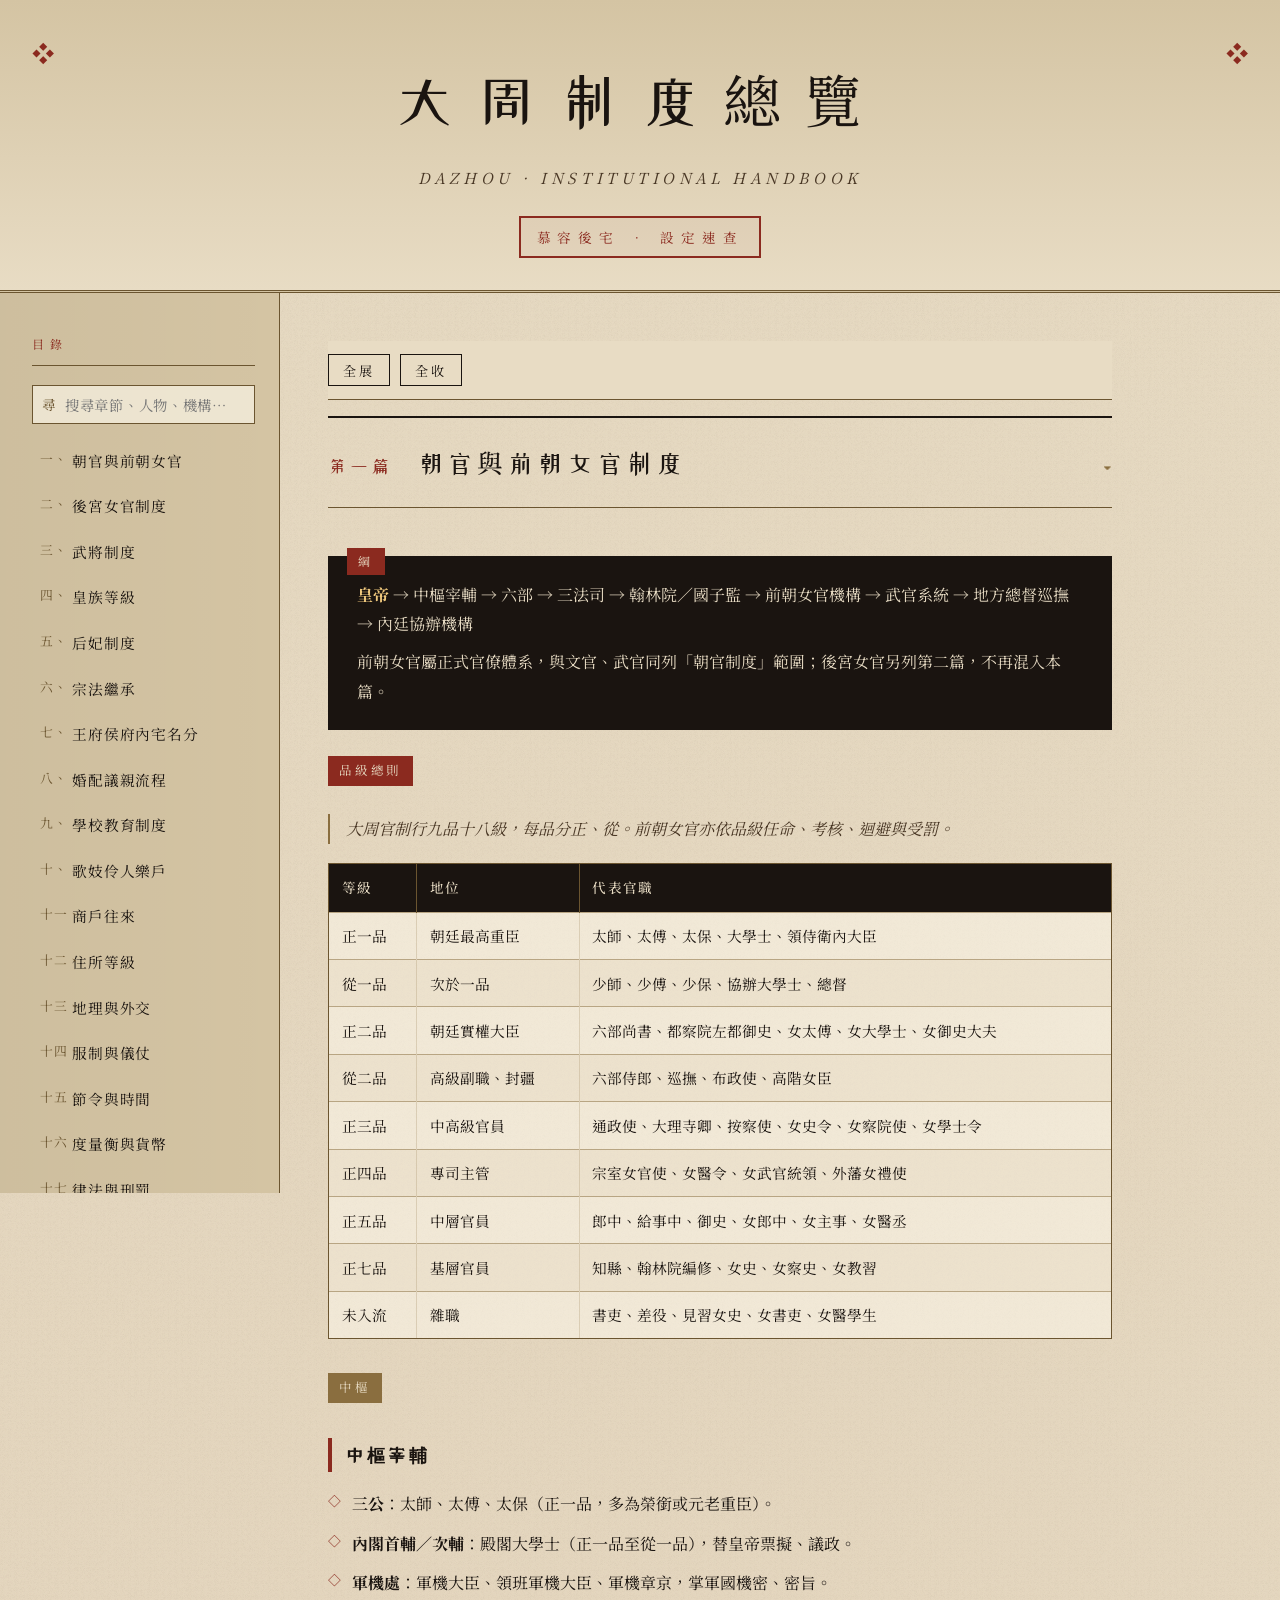
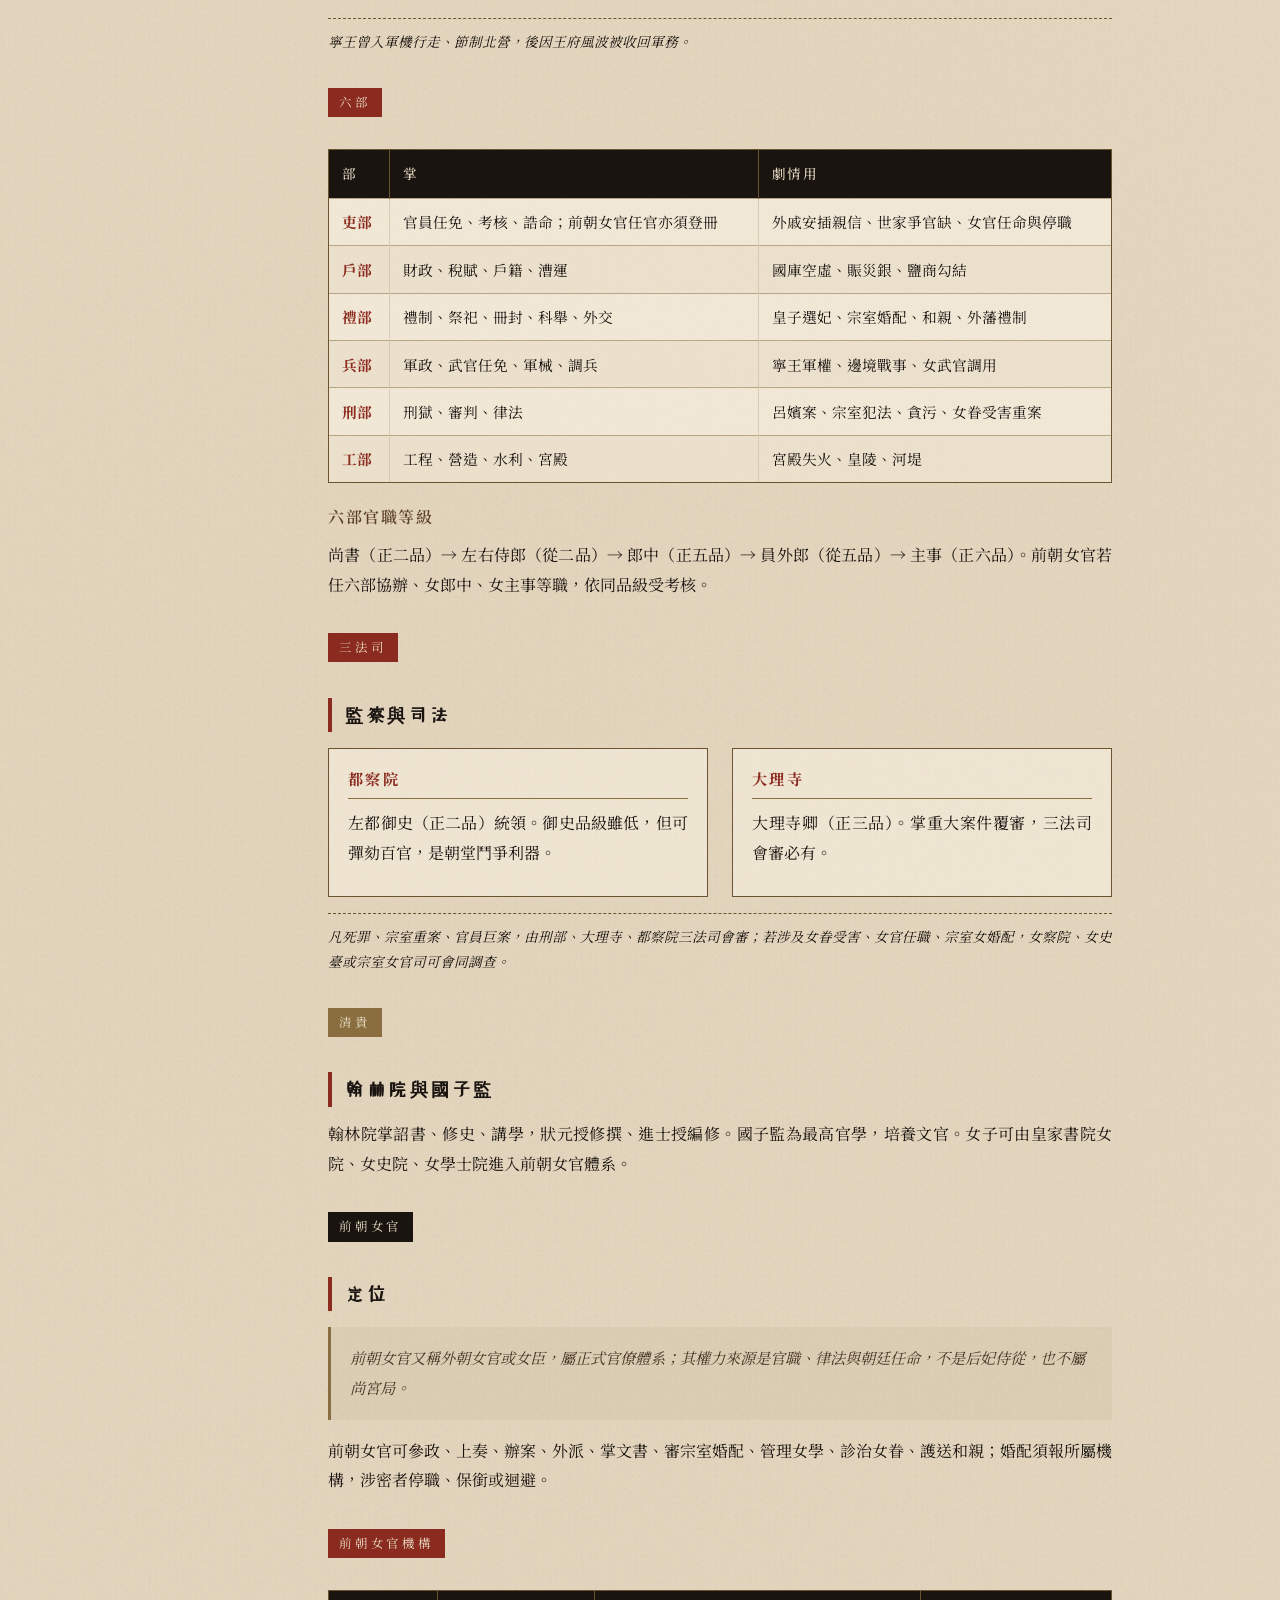
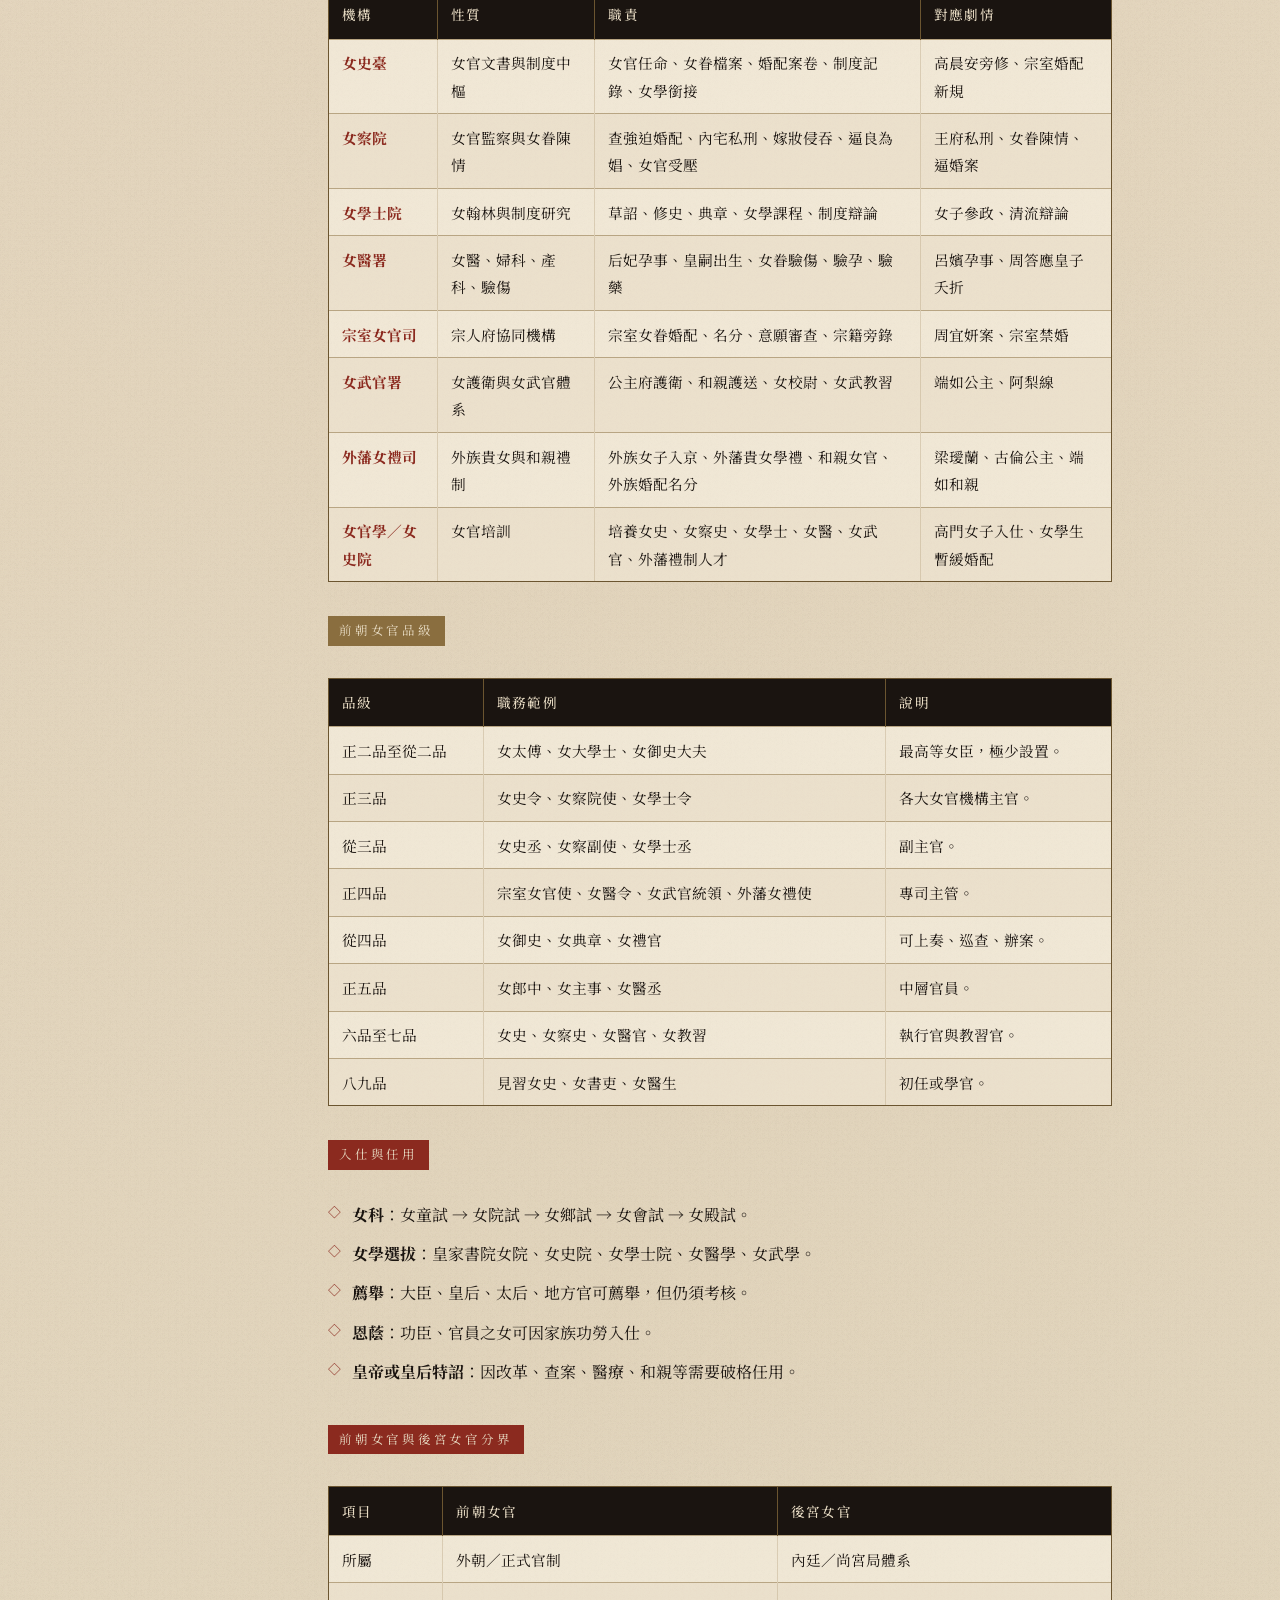
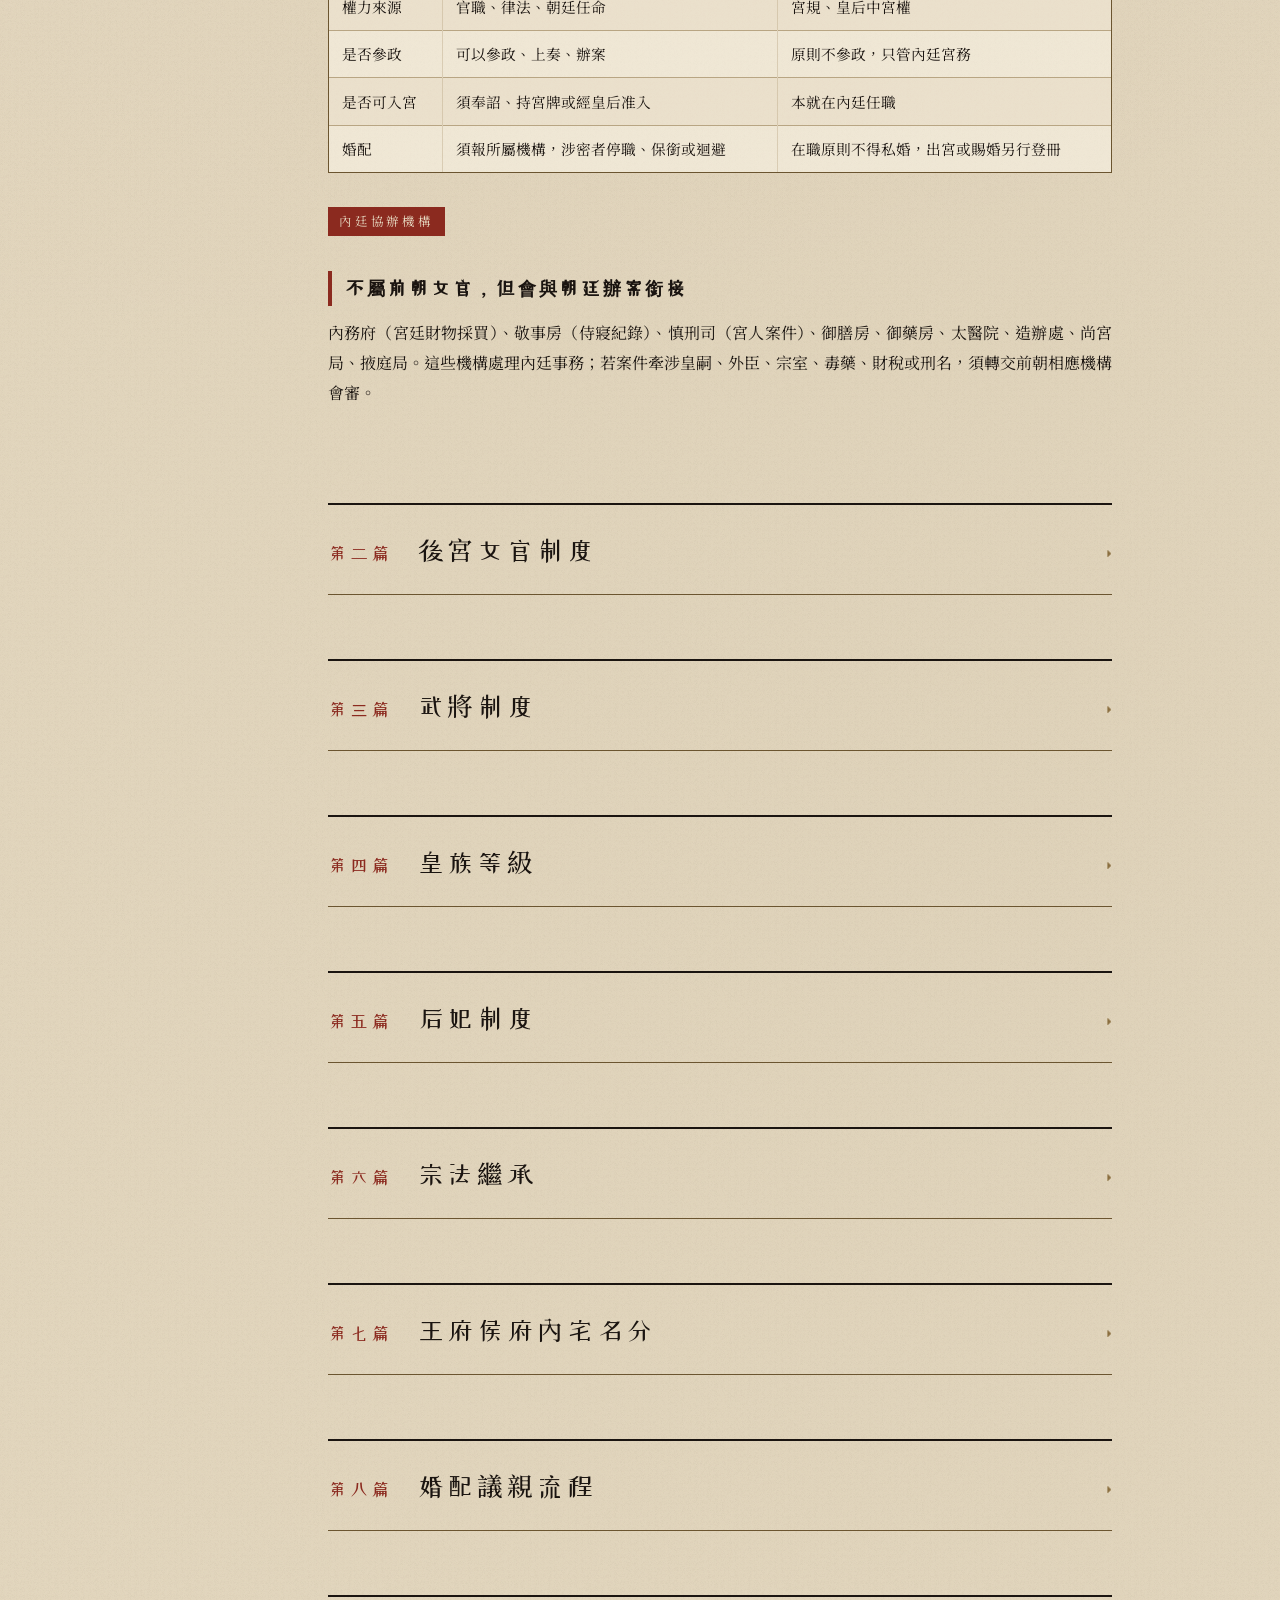
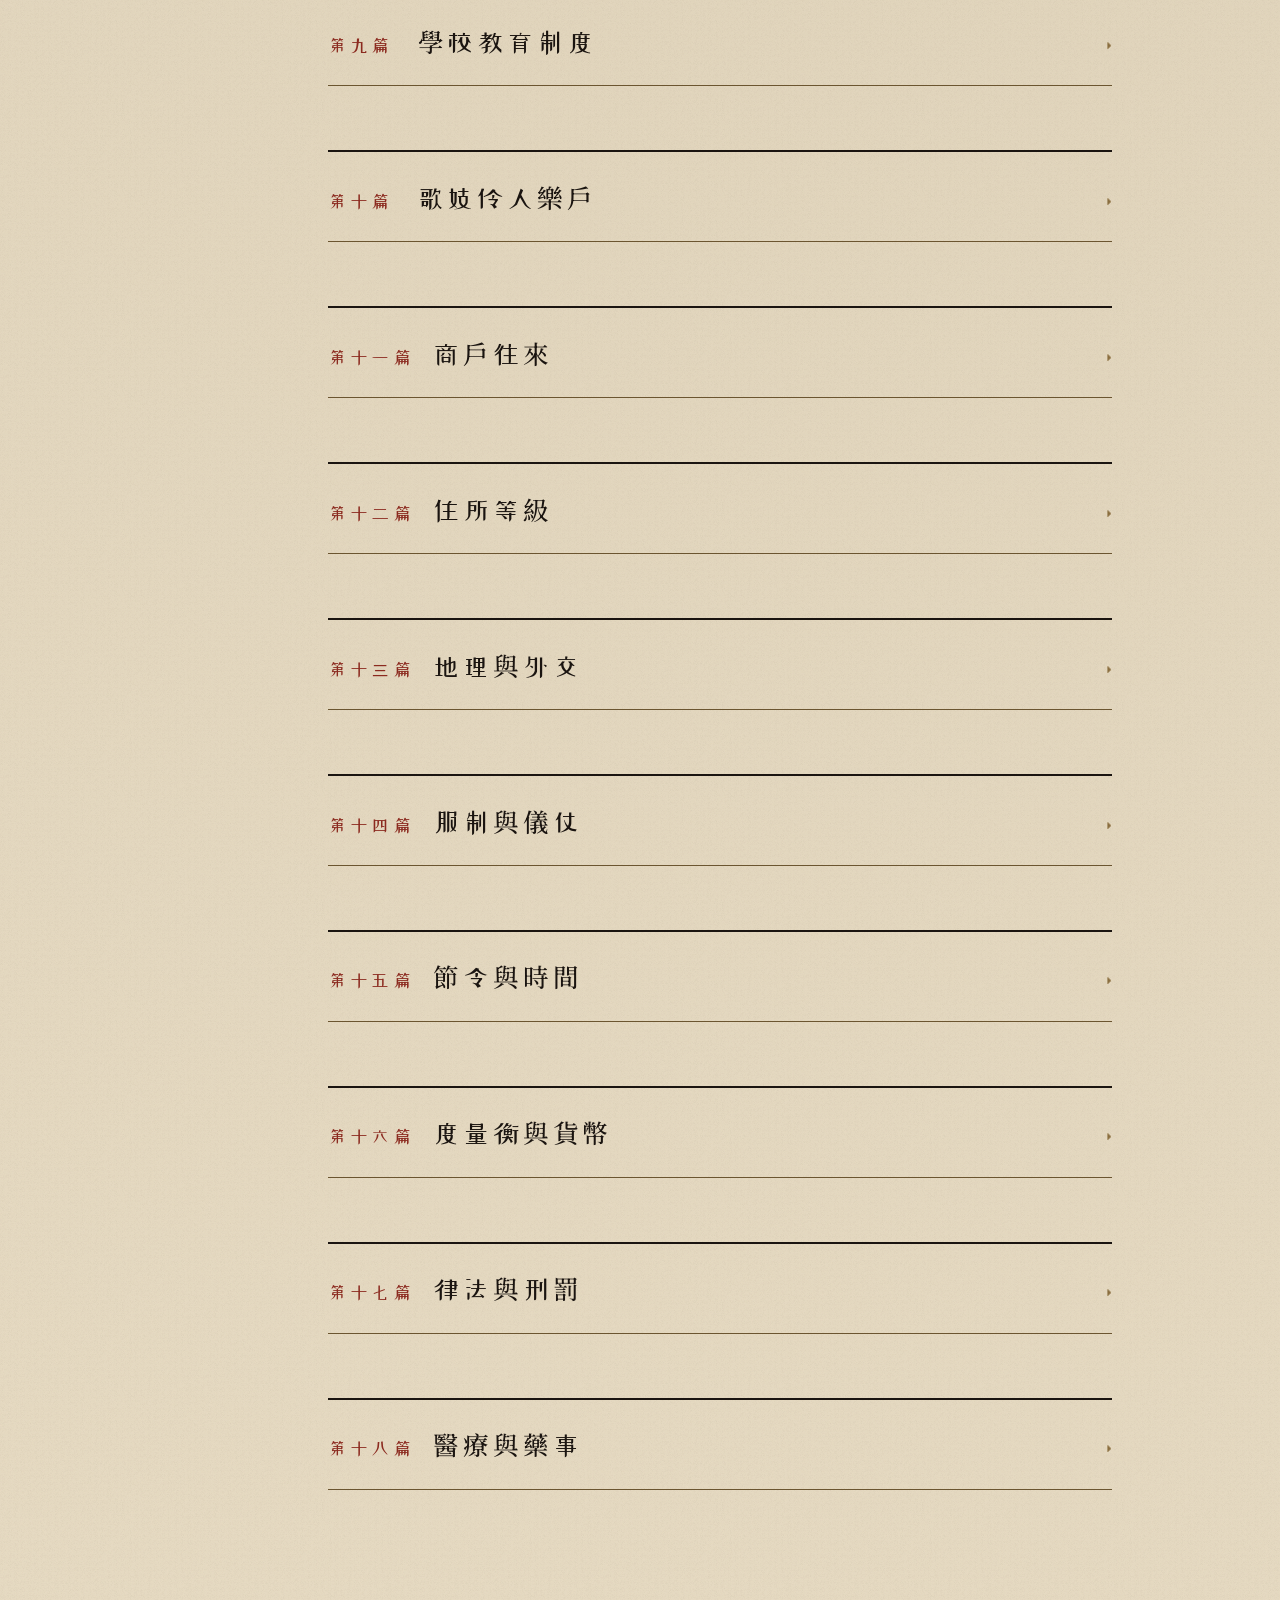
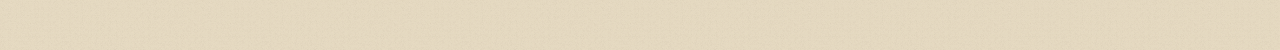
<file: DaChouLaw2.html>
<!DOCTYPE html>
<html lang="zh-TW">
<head>
<meta charset="UTF-8">
<title>大周制度總覽</title>
<meta name="viewport" content="width=device-width, initial-scale=1.0">
<link href="https://fonts.googleapis.com/css2?family=Noto+Serif+TC:wght@300;400;500;600;700;900&family=ZCOOL+XiaoWei&display=swap" rel="stylesheet">
<style>
  :root {
    --ink: #1a1410;
    --paper: #e8dcc4;
    --paper-deep: #d4c4a3;
    --paper-shadow: #b8a583;
    --vermilion: #8b2a1f;
    --vermilion-soft: #a8453a;
    --gold: #8a6e3f;
    --gold-dim: #6b5530;
    --rule: #6b5530;
    --muted: #4a3826;
    --accent: #5c4128;
  }

  * { box-sizing: border-box; margin: 0; padding: 0; }

  html { scroll-behavior: smooth; }

  body {
    font-family: "Noto Serif TC", serif;
    background: var(--paper);
    background-image:
      radial-gradient(circle at 20% 30%, rgba(139, 42, 31, 0.04) 0%, transparent 50%),
      radial-gradient(circle at 80% 70%, rgba(106, 85, 48, 0.06) 0%, transparent 50%),
      url("data:image/svg+xml,%3Csvg xmlns='http://www.w3.org/2000/svg' width='200' height='200'%3E%3Cfilter id='n'%3E%3CfeTurbulence baseFrequency='0.85' numOctaves='3'/%3E%3CfeColorMatrix values='0 0 0 0 0.1 0 0 0 0 0.08 0 0 0 0 0.05 0 0 0 0.08 0'/%3E%3C/filter%3E%3Crect width='200' height='200' filter='url(%23n)'/%3E%3C/svg%3E");
    color: var(--ink);
    line-height: 1.85;
    min-height: 100vh;
  }

  /* === 頁頭 === */
  .header {
    border-bottom: 3px double var(--rule);
    padding: 3rem 2rem 2rem;
    text-align: center;
    background: linear-gradient(180deg, var(--paper-deep) 0%, var(--paper) 100%);
    position: relative;
  }

  .header::before, .header::after {
    content: "❖";
    color: var(--vermilion);
    font-size: 1.4rem;
    position: absolute;
    top: 2rem;
  }
  .header::before { left: 2rem; }
  .header::after { right: 2rem; }

  .header h1 {
    font-family: "ZCOOL XiaoWei", "Noto Serif TC", serif;
    font-size: clamp(2.2rem, 5vw, 3.6rem);
    color: var(--ink);
    letter-spacing: 0.4em;
    margin-bottom: 0.6rem;
    font-weight: 400;
  }

  .header .sub {
    font-size: 0.95rem;
    color: var(--muted);
    letter-spacing: 0.3em;
    font-style: italic;
  }

  .header .seal {
    display: inline-block;
    margin-top: 1.5rem;
    padding: 0.4rem 1rem;
    border: 2px solid var(--vermilion);
    color: var(--vermilion);
    font-size: 0.85rem;
    letter-spacing: 0.5em;
    background: rgba(139, 42, 31, 0.04);
  }

  /* === 主版面：左目錄 + 右內文 === */
  .container {
    display: grid;
    grid-template-columns: 280px 1fr;
    max-width: 1400px;
    margin: 0 auto;
    gap: 0;
  }

  /* === 側邊目錄 === */
  .toc {
    position: sticky;
    top: 0;
    height: 100vh;
    overflow-y: auto;
    padding: 2.5rem 1.5rem 2rem 2rem;
    border-right: 1px solid var(--rule);
    background: var(--paper-deep);
    background-image: linear-gradient(90deg, rgba(0,0,0,0.03) 0%, transparent 100%);
  }

  .toc-title {
    font-size: 0.75rem;
    letter-spacing: 0.5em;
    color: var(--vermilion);
    margin-bottom: 1.2rem;
    padding-bottom: 0.6rem;
    border-bottom: 1px solid var(--rule);
  }

  .toc ol {
    list-style: none;
    counter-reset: chapter;
  }

  .toc li {
    counter-increment: chapter;
    margin-bottom: 0.35rem;
  }

  .toc a {
    display: block;
    padding: 0.4rem 0.6rem 0.4rem 2.4rem;
    color: var(--ink);
    text-decoration: none;
    font-size: 0.92rem;
    letter-spacing: 0.05em;
    position: relative;
    border-left: 2px solid transparent;
    transition: all 0.25s ease;
  }

  .toc a::before {
    content: counter(chapter, cjk-ideographic) "、";
    position: absolute;
    left: 0.4rem;
    color: var(--gold-dim);
    font-size: 0.8rem;
  }

  .toc a:hover {
    background: rgba(139, 42, 31, 0.08);
    color: var(--vermilion);
    border-left-color: var(--vermilion);
    padding-left: 2.6rem;
  }

  .toc-footer {
    margin-top: 2rem;
    padding-top: 1rem;
    border-top: 1px dashed var(--rule);
    font-size: 0.75rem;
    color: var(--muted);
    line-height: 1.7;
  }

  /* === 內文 === */
  .content {
    padding: 3rem 3rem 6rem;
    max-width: 880px;
  }

  /* === 章節 === */
  .chapter {
    margin-bottom: 4rem;
    scroll-margin-top: 2rem;
  }

  .chapter-header {
    cursor: pointer;
    padding: 1.4rem 0 1.2rem;
    border-top: 2px solid var(--ink);
    border-bottom: 1px solid var(--rule);
    display: flex;
    align-items: baseline;
    gap: 1.2rem;
    user-select: none;
    transition: background 0.2s;
  }

  .chapter-header:hover {
    background: rgba(139, 42, 31, 0.03);
  }

  .chapter-num {
    font-family: "ZCOOL XiaoWei", serif;
    font-size: 1.1rem;
    color: var(--vermilion);
    letter-spacing: 0.2em;
    min-width: 4em;
  }

  .chapter-title {
    font-family: "ZCOOL XiaoWei", "Noto Serif TC", serif;
    font-size: 1.6rem;
    color: var(--ink);
    letter-spacing: 0.15em;
    font-weight: 500;
    flex: 1;
  }

  .chapter-toggle {
    color: var(--gold);
    font-size: 1.1rem;
    transition: transform 0.3s;
  }

  .chapter.collapsed .chapter-toggle {
    transform: rotate(-90deg);
  }

  .chapter-body {
    padding-top: 1.5rem;
    overflow: hidden;
    transition: max-height 0.4s ease, opacity 0.3s ease;
  }

  .chapter.collapsed .chapter-body {
    max-height: 0;
    opacity: 0;
    padding-top: 0;
  }

  /* === 區塊 === */
  .section {
    margin-bottom: 2rem;
  }

  .section-label {
    display: inline-block;
    padding: 0.2rem 0.7rem;
    background: var(--vermilion);
    color: var(--paper);
    font-size: 0.78rem;
    letter-spacing: 0.3em;
    margin-bottom: 0.8rem;
  }

  .section-label.gold {
    background: var(--gold);
  }

  .section-label.ink {
    background: var(--ink);
  }

  .section h3 {
    font-family: "ZCOOL XiaoWei", serif;
    font-size: 1.15rem;
    color: var(--ink);
    margin: 1.4rem 0 0.8rem;
    letter-spacing: 0.15em;
    border-left: 4px solid var(--vermilion);
    padding-left: 0.8rem;
  }

  .section h4 {
    font-size: 1rem;
    color: var(--accent);
    margin: 1rem 0 0.5rem;
    letter-spacing: 0.1em;
    font-weight: 600;
  }

  .section p {
    margin-bottom: 0.8rem;
    color: var(--ink);
    text-align: justify;
  }

  .section p.lead {
    font-style: italic;
    color: var(--muted);
    border-left: 2px solid var(--gold);
    padding-left: 1rem;
    margin: 1rem 0 1.2rem;
  }

  /* === 條文引用 === */
  .quote {
    background: rgba(106, 85, 48, 0.06);
    border-left: 3px solid var(--gold);
    padding: 1rem 1.2rem;
    margin: 1rem 0;
    font-style: italic;
    color: var(--muted);
    font-size: 0.95rem;
    line-height: 2;
  }

  /* === 表格 === */
  .table-wrap {
    margin: 1.2rem 0;
    overflow-x: auto;
    border: 1px solid var(--rule);
  }

  table {
    width: 100%;
    border-collapse: collapse;
    font-size: 0.92rem;
    background: rgba(255, 252, 240, 0.5);
  }

  th {
    background: var(--ink);
    color: var(--paper);
    padding: 0.7rem 0.8rem;
    text-align: left;
    font-weight: 500;
    letter-spacing: 0.1em;
    font-size: 0.85rem;
    border-right: 1px solid var(--rule);
  }

  th:last-child { border-right: none; }

  td {
    padding: 0.6rem 0.8rem;
    border-top: 1px solid var(--paper-shadow);
    border-right: 1px solid rgba(184, 165, 131, 0.4);
    vertical-align: top;
  }

  td:last-child { border-right: none; }

  tbody tr:nth-child(even) td {
    background: rgba(212, 196, 163, 0.2);
  }

  tbody tr:hover td {
    background: rgba(139, 42, 31, 0.05);
  }

  td strong {
    color: var(--vermilion);
  }

  /* === 列表 === */
  .section ul {
    list-style: none;
    margin: 0.8rem 0 1rem;
    padding-left: 0;
  }

  .section ul li {
    padding: 0.3rem 0 0.3rem 1.5rem;
    position: relative;
  }

  .section ul li::before {
    content: "◇";
    position: absolute;
    left: 0;
    color: var(--vermilion);
    font-size: 0.8rem;
  }

  /* === 重點框 === */
  .principle {
    background: var(--ink);
    color: var(--paper);
    padding: 1.5rem 1.8rem;
    margin: 1.5rem 0;
    position: relative;
  }

  .principle::before {
    content: "綱";
    position: absolute;
    top: -0.5rem;
    left: 1.2rem;
    background: var(--vermilion);
    color: var(--paper);
    padding: 0.15rem 0.7rem;
    font-size: 0.75rem;
    letter-spacing: 0.3em;
  }

  .principle p {
    color: var(--paper);
    margin-bottom: 0.5rem;
  }

  .principle p:last-child { margin-bottom: 0; }

  .principle strong { color: #f0c97d; }

  /* === 雙欄 === */
  .two-col {
    display: grid;
    grid-template-columns: 1fr 1fr;
    gap: 1.5rem;
    margin: 1rem 0;
  }

  .two-col > div {
    border: 1px solid var(--rule);
    padding: 1rem 1.2rem;
    background: rgba(255, 252, 240, 0.4);
  }

  .two-col h5 {
    color: var(--vermilion);
    margin-bottom: 0.6rem;
    font-size: 0.95rem;
    letter-spacing: 0.15em;
    border-bottom: 1px solid var(--gold);
    padding-bottom: 0.3rem;
  }

  /* === 標籤 === */
  .tag {
    display: inline-block;
    padding: 0.15rem 0.55rem;
    background: rgba(139, 42, 31, 0.1);
    color: var(--vermilion);
    border: 1px solid var(--vermilion);
    font-size: 0.78rem;
    margin: 0.2rem 0.3rem 0.2rem 0;
    letter-spacing: 0.05em;
  }

  .tag.gold {
    background: rgba(138, 110, 63, 0.1);
    color: var(--gold-dim);
    border-color: var(--gold);
  }

  .tag.ink {
    background: rgba(26, 20, 16, 0.08);
    color: var(--ink);
    border-color: var(--ink);
  }

  /* === 回頂 === */
  .top-btn {
    position: fixed;
    bottom: 2rem;
    right: 2rem;
    width: 50px;
    height: 50px;
    background: var(--ink);
    color: var(--paper);
    border: 2px solid var(--vermilion);
    border-radius: 0;
    cursor: pointer;
    font-size: 1.2rem;
    opacity: 0;
    transform: translateY(20px);
    transition: all 0.3s;
    z-index: 100;
    font-family: inherit;
  }

  .top-btn.show {
    opacity: 1;
    transform: translateY(0);
  }

  .top-btn:hover {
    background: var(--vermilion);
    color: var(--paper);
  }

  /* === 全部展開／收合 === */
  .controls {
    position: sticky;
    top: 0;
    background: var(--paper);
    padding: 0.8rem 0;
    border-bottom: 1px solid var(--rule);
    margin-bottom: 1rem;
    display: flex;
    gap: 0.6rem;
    z-index: 10;
  }

  .ctrl-btn {
    background: transparent;
    border: 1px solid var(--ink);
    color: var(--ink);
    padding: 0.35rem 0.9rem;
    font-family: inherit;
    font-size: 0.82rem;
    letter-spacing: 0.2em;
    cursor: pointer;
    transition: all 0.2s;
  }

  .ctrl-btn:hover {
    background: var(--ink);
    color: var(--paper);
  }

  /* === 搜尋 === */
  .search-box {
    margin-bottom: 1rem;
    position: relative;
  }

  .search-box input {
    width: 100%;
    padding: 0.5rem 0.8rem 0.5rem 2rem;
    border: 1px solid var(--rule);
    background: rgba(255, 252, 240, 0.6);
    font-family: inherit;
    font-size: 0.9rem;
    color: var(--ink);
    letter-spacing: 0.05em;
  }

  .search-box input:focus {
    outline: none;
    border-color: var(--vermilion);
    background: rgba(255, 252, 240, 0.9);
  }

  .search-box::before {
    content: "尋";
    position: absolute;
    left: 0.6rem;
    top: 50%;
    transform: translateY(-50%);
    color: var(--gold-dim);
    font-size: 0.85rem;
  }

  /* === 響應式 === */
  @media (max-width: 980px) {
    .container { grid-template-columns: 1fr; }
    .toc {
      position: relative;
      height: auto;
      border-right: none;
      border-bottom: 1px solid var(--rule);
    }
    .content { padding: 2rem 1.5rem 4rem; }
    .two-col { grid-template-columns: 1fr; }
    .header h1 { letter-spacing: 0.25em; }
    .header::before, .header::after { display: none; }
  }

  /* === 列印 === */
  @media print {
    .toc, .controls, .top-btn { display: none; }
    .container { grid-template-columns: 1fr; }
    .chapter.collapsed .chapter-body { max-height: none; opacity: 1; }
    body { background: white; color: black; }
  }

  /* === 隱藏結果 === */
  .hidden { display: none !important; }

  .footnote {
    font-size: 0.85rem;
    color: var(--muted);
    margin-top: 0.8rem;
    padding-top: 0.6rem;
    border-top: 1px dashed var(--rule);
    font-style: italic;
  }
</style>
</head>
<body>

<header class="header">
  <h1>大周制度總覽</h1>
  <div class="sub">DAZHOU · INSTITUTIONAL HANDBOOK</div>
  <div class="seal">慕容後宅 ‧ 設定速查</div>
</header>

<div class="container">

  <!-- 目錄 -->
  <nav class="toc">
    <div class="toc-title">目錄</div>

    <div class="search-box">
      <input type="text" id="search" placeholder="搜尋章節、人物、機構…">
    </div>

    <ol>
      <li><a href="#ch01">朝官與前朝女官</a></li>
      <li><a href="#ch02">後宮女官制度</a></li>
      <li><a href="#ch03">武將制度</a></li>
      <li><a href="#ch04">皇族等級</a></li>
      <li><a href="#ch05">后妃制度</a></li>
      <li><a href="#ch06">宗法繼承</a></li>
      <li><a href="#ch07">王府侯府內宅名分</a></li>
      <li><a href="#ch08">婚配議親流程</a></li>
      <li><a href="#ch09">學校教育制度</a></li>
      <li><a href="#ch10">歌妓伶人樂戶</a></li>
      <li><a href="#ch11">商戶往來</a></li>
      <li><a href="#ch12">住所等級</a></li>
      <li><a href="#ch13">地理與外交</a></li>
      <li><a href="#ch14">服制與儀仗</a></li>
      <li><a href="#ch15">節令與時間</a></li>
      <li><a href="#ch16">度量衡與貨幣</a></li>
      <li><a href="#ch17">律法與刑罰</a></li>
      <li><a href="#ch18">醫療與藥事</a></li>
    </ol>

    <div class="toc-footer">
      共十八制度·一覽明察<br>
      點章節展開／收合<br>
      支援錨點直跳
    </div>
  </nav>

  <!-- 內文 -->
  <main class="content">

    <div class="controls">
      <button class="ctrl-btn" id="expand-all">全展</button>
      <button class="ctrl-btn" id="collapse-all">全收</button>
    </div>

    <!-- === 一、朝官與前朝女官制度 === -->
    <section class="chapter" id="ch01">
      <div class="chapter-header" onclick="toggle(this)">
        <div class="chapter-num">第一篇</div>
        <div class="chapter-title">朝官與前朝女官制度</div>
        <div class="chapter-toggle">▾</div>
      </div>
      <div class="chapter-body">

        <div class="principle">
          <p><strong>皇帝</strong> → 中樞宰輔 → 六部 → 三法司 → 翰林院／國子監 → 前朝女官機構 → 武官系統 → 地方總督巡撫 → 內廷協辦機構</p>
          <p>前朝女官屬正式官僚體系，與文官、武官同列「朝官制度」範圍；後宮女官另列第二篇，不再混入本篇。</p>
        </div>

        <div class="section">
          <span class="section-label">品級總則</span>
          <p class="lead">大周官制行九品十八級，每品分正、從。前朝女官亦依品級任命、考核、迴避與受罰。</p>

          <div class="table-wrap">
            <table>
              <thead><tr><th>等級</th><th>地位</th><th>代表官職</th></tr></thead>
              <tbody>
                <tr><td>正一品</td><td>朝廷最高重臣</td><td>太師、太傅、太保、大學士、領侍衛內大臣</td></tr>
                <tr><td>從一品</td><td>次於一品</td><td>少師、少傅、少保、協辦大學士、總督</td></tr>
                <tr><td>正二品</td><td>朝廷實權大臣</td><td>六部尚書、都察院左都御史、女太傅、女大學士、女御史大夫</td></tr>
                <tr><td>從二品</td><td>高級副職、封疆</td><td>六部侍郎、巡撫、布政使、高階女臣</td></tr>
                <tr><td>正三品</td><td>中高級官員</td><td>通政使、大理寺卿、按察使、女史令、女察院使、女學士令</td></tr>
                <tr><td>正四品</td><td>專司主管</td><td>宗室女官使、女醫令、女武官統領、外藩女禮使</td></tr>
                <tr><td>正五品</td><td>中層官員</td><td>郎中、給事中、御史、女郎中、女主事、女醫丞</td></tr>
                <tr><td>正七品</td><td>基層官員</td><td>知縣、翰林院編修、女史、女察史、女教習</td></tr>
                <tr><td>未入流</td><td>雜職</td><td>書吏、差役、見習女史、女書吏、女醫學生</td></tr>
              </tbody>
            </table>
          </div>
        </div>

        <div class="section">
          <span class="section-label gold">中樞</span>
          <h3>中樞宰輔</h3>
          <ul>
            <li><strong>三公</strong>：太師、太傅、太保（正一品，多為榮銜或元老重臣）。</li>
            <li><strong>內閣首輔／次輔</strong>：殿閣大學士（正一品至從一品），替皇帝票擬、議政。</li>
            <li><strong>軍機處</strong>：軍機大臣、領班軍機大臣、軍機章京，掌軍國機密、密旨。</li>
          </ul>
          <p class="footnote">寧王曾入軍機行走、節制北營，後因王府風波被收回軍務。</p>
        </div>

        <div class="section">
          <span class="section-label">六部</span>
          <div class="table-wrap">
            <table>
              <thead><tr><th>部</th><th>掌</th><th>劇情用</th></tr></thead>
              <tbody>
                <tr><td><strong>吏部</strong></td><td>官員任免、考核、誥命；前朝女官任官亦須登冊</td><td>外戚安插親信、世家爭官缺、女官任命與停職</td></tr>
                <tr><td><strong>戶部</strong></td><td>財政、稅賦、戶籍、漕運</td><td>國庫空虛、賑災銀、鹽商勾結</td></tr>
                <tr><td><strong>禮部</strong></td><td>禮制、祭祀、冊封、科舉、外交</td><td>皇子選妃、宗室婚配、和親、外藩禮制</td></tr>
                <tr><td><strong>兵部</strong></td><td>軍政、武官任免、軍械、調兵</td><td>寧王軍權、邊境戰事、女武官調用</td></tr>
                <tr><td><strong>刑部</strong></td><td>刑獄、審判、律法</td><td>呂嬪案、宗室犯法、貪污、女眷受害重案</td></tr>
                <tr><td><strong>工部</strong></td><td>工程、營造、水利、宮殿</td><td>宮殿失火、皇陵、河堤</td></tr>
              </tbody>
            </table>
          </div>
          <h4>六部官職等級</h4>
          <p>尚書（正二品）→ 左右侍郎（從二品）→ 郎中（正五品）→ 員外郎（從五品）→ 主事（正六品）。前朝女官若任六部協辦、女郎中、女主事等職，依同品級受考核。</p>
        </div>

        <div class="section">
          <span class="section-label">三法司</span>
          <h3>監察與司法</h3>
          <div class="two-col">
            <div>
              <h5>都察院</h5>
              <p>左都御史（正二品）統領。御史品級雖低，但可彈劾百官，是朝堂鬥爭利器。</p>
            </div>
            <div>
              <h5>大理寺</h5>
              <p>大理寺卿（正三品）。掌重大案件覆審，三法司會審必有。</p>
            </div>
          </div>
          <p class="footnote">凡死罪、宗室重案、官員巨案，由刑部、大理寺、都察院三法司會審；若涉及女眷受害、女官任職、宗室女婚配，女察院、女史臺或宗室女官司可會同調查。</p>
        </div>

        <div class="section">
          <span class="section-label gold">清貴</span>
          <h3>翰林院與國子監</h3>
          <p>翰林院掌詔書、修史、講學，狀元授修撰、進士授編修。國子監為最高官學，培養文官。女子可由皇家書院女院、女史院、女學士院進入前朝女官體系。</p>
        </div>

        <div class="section">
          <span class="section-label ink">前朝女官</span>
          <h3>定位</h3>
          <div class="quote">
            前朝女官又稱外朝女官或女臣，屬正式官僚體系；其權力來源是官職、律法與朝廷任命，不是后妃侍從，也不屬尚宮局。
          </div>
          <p>前朝女官可參政、上奏、辦案、外派、掌文書、審宗室婚配、管理女學、診治女眷、護送和親；婚配須報所屬機構，涉密者停職、保銜或迴避。</p>
        </div>

        <div class="section">
          <span class="section-label">前朝女官機構</span>
          <div class="table-wrap">
            <table>
              <thead><tr><th>機構</th><th>性質</th><th>職責</th><th>對應劇情</th></tr></thead>
              <tbody>
                <tr><td><strong>女史臺</strong></td><td>女官文書與制度中樞</td><td>女官任命、女眷檔案、婚配案卷、制度記錄、女學銜接</td><td>高晨安旁修、宗室婚配新規</td></tr>
                <tr><td><strong>女察院</strong></td><td>女官監察與女眷陳情</td><td>查強迫婚配、內宅私刑、嫁妝侵吞、逼良為娼、女官受壓</td><td>王府私刑、女眷陳情、逼婚案</td></tr>
                <tr><td><strong>女學士院</strong></td><td>女翰林與制度研究</td><td>草詔、修史、典章、女學課程、制度辯論</td><td>女子參政、清流辯論</td></tr>
                <tr><td><strong>女醫署</strong></td><td>女醫、婦科、產科、驗傷</td><td>后妃孕事、皇嗣出生、女眷驗傷、驗孕、驗藥</td><td>呂嬪孕事、周答應皇子夭折</td></tr>
                <tr><td><strong>宗室女官司</strong></td><td>宗人府協同機構</td><td>宗室女眷婚配、名分、意願審查、宗籍旁錄</td><td>周宜妍案、宗室禁婚</td></tr>
                <tr><td><strong>女武官署</strong></td><td>女護衛與女武官體系</td><td>公主府護衛、和親護送、女校尉、女武教習</td><td>端如公主、阿梨線</td></tr>
                <tr><td><strong>外藩女禮司</strong></td><td>外族貴女與和親禮制</td><td>外族女子入京、外藩貴女學禮、和親女官、外族婚配名分</td><td>梁璦蘭、古倫公主、端如和親</td></tr>
                <tr><td><strong>女官學／女史院</strong></td><td>女官培訓</td><td>培養女史、女察史、女學士、女醫、女武官、外藩禮制人才</td><td>高門女子入仕、女學生暫緩婚配</td></tr>
              </tbody>
            </table>
          </div>
        </div>

        <div class="section">
          <span class="section-label gold">前朝女官品級</span>
          <div class="table-wrap">
            <table>
              <thead><tr><th>品級</th><th>職務範例</th><th>說明</th></tr></thead>
              <tbody>
                <tr><td>正二品至從二品</td><td>女太傅、女大學士、女御史大夫</td><td>最高等女臣，極少設置。</td></tr>
                <tr><td>正三品</td><td>女史令、女察院使、女學士令</td><td>各大女官機構主官。</td></tr>
                <tr><td>從三品</td><td>女史丞、女察副使、女學士丞</td><td>副主官。</td></tr>
                <tr><td>正四品</td><td>宗室女官使、女醫令、女武官統領、外藩女禮使</td><td>專司主管。</td></tr>
                <tr><td>從四品</td><td>女御史、女典章、女禮官</td><td>可上奏、巡查、辦案。</td></tr>
                <tr><td>正五品</td><td>女郎中、女主事、女醫丞</td><td>中層官員。</td></tr>
                <tr><td>六品至七品</td><td>女史、女察史、女醫官、女教習</td><td>執行官與教習官。</td></tr>
                <tr><td>八九品</td><td>見習女史、女書吏、女醫生</td><td>初任或學官。</td></tr>
              </tbody>
            </table>
          </div>
        </div>

        <div class="section">
          <span class="section-label">入仕與任用</span>
          <ul>
            <li><strong>女科</strong>：女童試 → 女院試 → 女鄉試 → 女會試 → 女殿試。</li>
            <li><strong>女學選拔</strong>：皇家書院女院、女史院、女學士院、女醫學、女武學。</li>
            <li><strong>薦舉</strong>：大臣、皇后、太后、地方官可薦舉，但仍須考核。</li>
            <li><strong>恩蔭</strong>：功臣、官員之女可因家族功勞入仕。</li>
            <li><strong>皇帝或皇后特詔</strong>：因改革、查案、醫療、和親等需要破格任用。</li>
          </ul>
        </div>

        <div class="section">
          <span class="section-label">前朝女官與後宮女官分界</span>
          <div class="table-wrap">
            <table>
              <thead><tr><th>項目</th><th>前朝女官</th><th>後宮女官</th></tr></thead>
              <tbody>
                <tr><td>所屬</td><td>外朝／正式官制</td><td>內廷／尚宮局體系</td></tr>
                <tr><td>權力來源</td><td>官職、律法、朝廷任命</td><td>宮規、皇后中宮權</td></tr>
                <tr><td>是否參政</td><td>可以參政、上奏、辦案</td><td>原則不參政，只管內廷宮務</td></tr>
                <tr><td>是否可入宮</td><td>須奉詔、持宮牌或經皇后准入</td><td>本就在內廷任職</td></tr>
                <tr><td>婚配</td><td>須報所屬機構，涉密者停職、保銜或迴避</td><td>在職原則不得私婚，出宮或賜婚另行登冊</td></tr>
              </tbody>
            </table>
          </div>
        </div>

        <div class="section">
          <span class="section-label">內廷協辦機構</span>
          <h3>不屬前朝女官，但會與朝廷辦案銜接</h3>
          <p>內務府（宮廷財物採買）、敬事房（侍寢紀錄）、慎刑司（宮人案件）、御膳房、御藥房、太醫院、造辦處、尚宮局、掖庭局。這些機構處理內廷事務；若案件牽涉皇嗣、外臣、宗室、毒藥、財稅或刑名，須轉交前朝相應機構會審。</p>
        </div>

      </div>
    </section>

    <!-- === 二、後宮女官制度 === -->
    <section class="chapter" id="ch02">
      <div class="chapter-header" onclick="toggle(this)">
        <div class="chapter-num">第二篇</div>
        <div class="chapter-title">後宮女官制度</div>
        <div class="chapter-toggle">▾</div>
      </div>
      <div class="chapter-body">

        <div class="principle">
          <p>後宮女官是內廷系統，隸屬尚宮局，由皇后、太后與宮規節制。她們掌管宮務、后妃、宮人、服制、膳食、寢殿、藥事、宴飲與宮中名冊。</p>
          <p>後宮女官不等於前朝女官。她們有內廷權力，但原則上不參政、不直接彈劾朝臣、不私審宗室婚配與外朝案件。</p>
        </div>

        <div class="section">
          <span class="section-label">定位</span>
          <div class="table-wrap">
            <table>
              <thead><tr><th>項目</th><th>後宮女官制度</th></tr></thead>
              <tbody>
                <tr><td>所屬</td><td>內廷，尚宮局體系。</td></tr>
                <tr><td>最高管轄</td><td>皇后、太后、尚宮局。</td></tr>
                <tr><td>工作地點</td><td>皇宮後宮、內廷各局、后妃宮院、宮人值房。</td></tr>
                <tr><td>權力來源</td><td>宮規、中宮權、太后懿旨、內廷差遣。</td></tr>
                <tr><td>主要對象</td><td>后妃、宮女、太監、皇子女日常起居、命婦入宮接待。</td></tr>
                <tr><td>不可越界</td><td>不可私自參政、不可彈劾朝臣、不可私審宗室大案、不可擅自出宮查商戶。</td></tr>
              </tbody>
            </table>
          </div>
        </div>

        <div class="section">
          <span class="section-label gold">核心機構</span>
          <div class="table-wrap">
            <table>
              <thead><tr><th>機構</th><th>職責</th><th>劇情用途</th></tr></thead>
              <tbody>
                <tr><td><strong>尚宮局</strong></td><td>後宮女官總管機構，統理六尚與宮務。</td><td>皇后心腹、中宮權力核心、宮務調度。</td></tr>
                <tr><td><strong>尚儀局</strong></td><td>掌禮儀、冊封、請安、宮宴、命婦朝賀。</td><td>后妃位次、服制僭越、冊封爭議。</td></tr>
                <tr><td><strong>尚服局</strong></td><td>掌衣料、冠服、后妃服制、賞賜衣物。</td><td>衣料賞賜、婚服調包、服制逾越。</td></tr>
                <tr><td><strong>尚食局</strong></td><td>掌膳食、宴席、茶水、藥膳。</td><td>飲食下毒、孕婦膳食、宮宴風波。</td></tr>
                <tr><td><strong>尚寢局</strong></td><td>掌寢殿、侍寢流程、夜間值宿。</td><td>侍寢紀錄、私通疑案、宮門夜禁。</td></tr>
                <tr><td><strong>尚功局</strong></td><td>掌女紅、織造、器物、宮女技藝。</td><td>香囊、刺繡暗號、衣物線索。</td></tr>
                <tr><td><strong>尚藥局</strong></td><td>掌后妃湯藥、香藥、安胎藥、煎藥送藥。</td><td>暖夢香、安胎香、藥材調包。</td></tr>
                <tr><td><strong>宮正司</strong></td><td>掌宮人紀律、訓誡、內廷初審。</td><td>宮女犯錯、宮人受虐、內廷秩序。</td></tr>
                <tr><td><strong>司籍司</strong></td><td>掌宮女、後宮女官、內侍名冊與調動。</td><td>誰在何宮、何時調動、宮人失蹤。</td></tr>
                <tr><td><strong>司珍司</strong></td><td>掌珠寶、首飾、賞賜、貢品分發。</td><td>賞賜、賄賂、庫房異常。</td></tr>
                <tr><td><strong>司苑司</strong></td><td>掌御花園、宮中花木、賞花宴佈置。</td><td>花朝宴、御苑私會、園中線索。</td></tr>
              </tbody>
            </table>
          </div>
        </div>

        <div class="section">
          <span class="section-label">女官等級</span>
          <div class="table-wrap">
            <table>
              <thead><tr><th>等級</th><th>職稱</th><th>說明</th></tr></thead>
              <tbody>
                <tr><td>最高</td><td>尚宮</td><td>後宮女官總領，協助皇后統攝六宮女官。</td></tr>
                <tr><td>高階</td><td>尚儀、尚服、尚食、尚寢、尚功、尚藥</td><td>六尚主官，分掌內廷六大事務。</td></tr>
                <tr><td>中階</td><td>典儀、典服、典膳、典寢、典功、典藥</td><td>各局副官或分司主管。</td></tr>
                <tr><td>執行層</td><td>掌儀、掌服、掌膳、掌寢、掌藥等</td><td>負責日常執行與人員調度。</td></tr>
                <tr><td>基層</td><td>女史、司記、司帳、司燈、司衣等</td><td>文書、記錄、庫房、名冊與細務。</td></tr>
                <tr><td>見習</td><td>宮學女官、實習女史</td><td>尚未正式掌職或等待補缺。</td></tr>
              </tbody>
            </table>
          </div>
        </div>

        <div class="section">
          <span class="section-label gold">權限與限制</span>
          <div class="two-col">
            <div>
              <h5>可做</h5>
              <ul>
                <li>管理宮人、后妃日常與宮中禮儀。</li>
                <li>記錄請安、服制、膳食、用藥、值宿、賞賜。</li>
                <li>向皇后稟報宮務，協助封存現場與記錄證據。</li>
                <li>在宮中案件初期封存香爐、藥盞、衣物、膳食與宮人名冊。</li>
              </ul>
            </div>
            <div>
              <h5>不可做</h5>
              <ul>
                <li>不可私自干預前朝政務或彈劾朝臣。</li>
                <li>不可私審宗室婚配大案。</li>
                <li>不可私刑高位后妃、宗室女或命婦。</li>
                <li>不可擅自出宮查商戶；外部供貨須交內務府、女察院、刑部或戶部接手。</li>
              </ul>
            </div>
          </div>
        </div>

        <div class="section">
          <span class="section-label">來源與婚配</span>
          <div class="table-wrap">
            <table>
              <thead><tr><th>項目</th><th>規則</th></tr></thead>
              <tbody>
                <tr><td>來源</td><td>宮女升任、內廷女學培養、太后皇后舊人、世家女入宮任職、陪嫁女官轉任、罪臣女眷低階起用、外族女侍經外藩女禮司審核。</td></tr>
                <tr><td>婚配</td><td>在職內廷女官原則不得私婚；到齡出宮、皇后賜婚或轉入王府侯府任管事女官時，須登冊，不得帶走宮中機密。</td></tr>
                <tr><td>陪嫁</td><td>公主、王妃陪嫁女官須由尚宮局或女史臺備案，職責以內宅管理與女眷安全為主。</td></tr>
                <tr><td>犯罪管轄</td><td>後宮女官犯錯，輕者由皇后、尚宮局、宮正司處置；涉毒、皇嗣、私通、外臣、財貨或命案者，轉慎刑司、女察院、刑部等會審。</td></tr>
              </tbody>
            </table>
          </div>
        </div>

        <div class="section">
          <span class="section-label ink">案件協作</span>
          <div class="table-wrap">
            <table>
              <thead><tr><th>案件</th><th>後宮女官先做</th><th>轉交對象</th></tr></thead>
              <tbody>
                <tr><td>周答應暖夢香案</td><td>尚藥局查領用與送藥；尚宮局封存香爐、藥盞與宮人名冊。</td><td>女醫署查產後脈案；女察院查害孕害嗣；刑部驗毒定罪。</td></tr>
                <tr><td>呂嬪孕事疑雲</td><td>尚寢局查夜間值宿；尚藥局查孕期用藥；司籍司查宮人調動。</td><td>女醫署驗孕；女察院查是否受迫；宗人府查皇族血脈；女史臺統整檔案。</td></tr>
                <tr><td>后妃服制逾越</td><td>尚服局查衣料、冠服與賞賜來源。</td><td>若牽涉命婦、宗室、王府禮制，女史臺與禮部接手。</td></tr>
                <tr><td>宮女受虐</td><td>宮正司初查、封存值房與口供。</td><td>女察院可接陳情重審，女醫署驗傷。</td></tr>
              </tbody>
            </table>
          </div>
          <div class="quote">
            宮中出事，先由後宮女官初查；若涉皇嗣、毒藥、私通、宗室、外臣、女眷受害或重大刑案，即轉由女察院、女史臺、女醫署、刑部、宗人府等前朝機構會審。
          </div>
        </div>

      </div>
    </section>

    <!-- === 三、武將制度 === -->
    <section class="chapter" id="ch03">
      <div class="chapter-header" onclick="toggle(this)">
        <div class="chapter-num">第三篇</div>
        <div class="chapter-title">武將制度</div>
        <div class="chapter-toggle">▾</div>
      </div>
      <div class="chapter-body">

        <div class="principle">
          <p><strong>兵部管制度，軍機處管密令，武將管軍隊。</strong></p>
          <p>兵權分層：京中禁軍、邊軍、地方駐軍、王府護衛不得由同一人掌握。宗室掌兵須受嚴格節制。</p>
        </div>

        <div class="section">
          <span class="section-label">武將品級</span>
          <div class="table-wrap">
            <table>
              <thead><tr><th>等級</th><th>官職</th><th>作用</th></tr></thead>
              <tbody>
                <tr><td>正一品</td><td>大將軍、上柱國</td><td>國家級統帥</td></tr>
                <tr><td>從一品</td><td>都督、提督、鎮北將軍</td><td>掌一方軍務</td></tr>
                <tr><td>正二品</td><td>總兵、禁軍統領</td><td>鎮守一鎮</td></tr>
                <tr><td>從二品</td><td>副將</td><td>副統帥</td></tr>
                <tr><td>正三品</td><td>參將</td><td>分守一路</td></tr>
                <tr><td>從三品</td><td>游擊將軍</td><td>機動作戰</td></tr>
                <tr><td>正四品</td><td>都司</td><td>掌營衛</td></tr>
                <tr><td>正五品</td><td>守備</td><td>守城、守關</td></tr>
                <tr><td>正六品</td><td>千總</td><td>管數百兵</td></tr>
                <tr><td>正七品</td><td>把總</td><td>基層武官</td></tr>
              </tbody>
            </table>
          </div>
        </div>

        <div class="section">
          <span class="section-label gold">三大軍系</span>
          <div class="two-col">
            <div>
              <h5>京中禁軍</h5>
              <p>羽林衛、金吾衛、龍武衛。領侍衛內大臣（正一品）掌皇帝近身。禁軍統領（正二品）。</p>
            </div>
            <div>
              <h5>邊軍</h5>
              <p>大周設北境、西涼、東海、南疆四大邊鎮。北境軍最關鍵——對應烏桓、左賢王舊支。</p>
            </div>
          </div>
        </div>

        <div class="section">
          <span class="section-label">女武官</span>
          <p>女將軍（從二品至正三品）、女都尉（正四品）、女校尉（正六品）、女騎尉、女護衛長、女武教習、女巡檢、女營兵。</p>
          <p class="footnote">公主和親、安靖公主案、王府內院安全皆需女護衛。阿梨即為和親女護衛。</p>
        </div>

        <div class="section">
          <span class="section-label">調兵限制</span>
          <div class="quote">
            無詔調兵主將斬。私藏兵符斬。王府私養甲兵依謀逆嫌疑論。<br>
            親王可奉旨監軍、入軍機行走，但不得私調兵馬、私留軍報、私養甲兵。
          </div>
        </div>

      </div>
    </section>

    <!-- === 四、皇族等級 === -->
    <section class="chapter" id="ch04">
      <div class="chapter-header" onclick="toggle(this)">
        <div class="chapter-num">第四篇</div>
        <div class="chapter-title">皇族等級</div>
        <div class="chapter-toggle">▾</div>
      </div>
      <div class="chapter-body">

        <div class="section">
          <span class="section-label">五大類</span>
          <ul>
            <li><strong>皇帝直系</strong>：皇帝、皇后、太子、皇子、公主</li>
            <li><strong>親王系</strong>：親王、親王妃、世子、郡王、郡主</li>
            <li><strong>郡王系</strong>：郡王、郡王妃、王府子女</li>
            <li><strong>遠支宗室</strong>：國公、將軍、宗室旁支</li>
            <li><strong>宗室女眷</strong>：公主、長公主、大長公主、郡主、縣主、宗姬</li>
          </ul>
        </div>

        <div class="section">
          <span class="section-label gold">皇族對照表</span>
          <div class="table-wrap">
            <table>
              <thead><tr><th>等級</th><th>男性</th><th>女性</th><th>配偶</th></tr></thead>
              <tbody>
                <tr><td>核心</td><td>皇帝</td><td>皇后</td><td>皇后／后妃</td></tr>
                <tr><td>儲君</td><td>太子</td><td>—</td><td>太子妃</td></tr>
                <tr><td>皇帝子女</td><td>親王、皇子</td><td>公主、長公主</td><td>王妃、駙馬</td></tr>
                <tr><td>親王子女</td><td>世子、郡王</td><td>郡主、縣主</td><td>世子妃、郡馬</td></tr>
                <tr><td>郡王子女</td><td>郡王世子、宗室公子</td><td>縣主、宗姬</td><td>—</td></tr>
                <tr><td>遠支</td><td>國公、將軍、宗室子</td><td>郡君、縣君、宗女</td><td>—</td></tr>
              </tbody>
            </table>
          </div>
        </div>

        <div class="section">
          <span class="section-label">現存人物對照</span>
          <p><span class="tag ink">皇帝</span> 周顯光 · 約46<br>
          <span class="tag ink">皇太后</span> 長孫順德 · 約65-70<br>
          <span class="tag">皇后</span> 姚嘉晨 · 太子、寧王、閔如公主之母<br>
          <span class="tag">太子</span> 周元宇 · 約25 · 太子妃謝令儀<br>
          <span class="tag">寧王</span> 周元書 · 約24 · 曾掌軍權<br>
          <span class="tag">趙王</span> 周元清 · 約22 · 許貴妃之子<br>
          <span class="tag">韓王</span> 周元予 · 約17 · 公孫貴嬪之子<br>
          <span class="tag">魏王</span> 約10-14 · 秦妃之子<br>
          <span class="tag gold">長公主</span> 端如（安北長公主）· 已北嫁烏桓<br>
          <span class="tag gold">公主</span> 閔如 · 皇后之女<br>
          <span class="tag gold">舊案</span> 安靖公主 · 死因有冤</p>
        </div>

      </div>
    </section>

    <!-- === 五、后妃制度 === -->
    <section class="chapter" id="ch05">
      <div class="chapter-header" onclick="toggle(this)">
        <div class="chapter-num">第五篇</div>
        <div class="chapter-title">后妃制度</div>
        <div class="chapter-toggle">▾</div>
      </div>
      <div class="chapter-body">

        <div class="section">
          <span class="section-label">位階</span>
          <p>皇后 → 皇貴妃 → 貴妃 → 妃 → 嬪 → 貴人 → 才人／美人 → 常在 → 答應 → 官女子／御侍</p>
          <p class="footnote">大周保留「貴嬪」介於妃位以下、嬪位以上。公孫貴嬪即用此位。</p>
        </div>

        <div class="section">
          <span class="section-label gold">位階詳表</span>
          <div class="table-wrap">
            <table>
              <thead><tr><th>位階</th><th>人數</th><th>身份</th></tr></thead>
              <tbody>
                <tr><td>皇后</td><td>1</td><td>中宮正位，母儀天下</td></tr>
                <tr><td>皇貴妃</td><td>1，可空缺</td><td>副后級</td></tr>
                <tr><td>貴妃</td><td>2</td><td>高階妃嬪</td></tr>
                <tr><td>妃</td><td>4</td><td>一宮主位，可撫育皇子女</td></tr>
                <tr><td>貴嬪／嬪</td><td>4-6</td><td>中位嬪御</td></tr>
                <tr><td>貴人</td><td>不定</td><td>有封號、有固定份例</td></tr>
                <tr><td>常在／答應</td><td>不定</td><td>低階后妃</td></tr>
                <tr><td>官女子</td><td>不定</td><td>準后妃，候召</td></tr>
              </tbody>
            </table>
          </div>
        </div>

        <div class="section">
          <span class="section-label">皇后權力（姚嘉晨）</span>
          <ul>
            <li><strong>宮權</strong>：管后妃、宮女、女官、宮務</li>
            <li><strong>禮權</strong>：主持冊封、朝賀、命婦入宮、婚配禮制</li>
            <li><strong>教權</strong>：節制皇家書院女子課程、女史院</li>
            <li><strong>議政權</strong>：可召女史臺、司議院整理女眷政務</li>
            <li><strong>監察權</strong>：可請女察院、慎刑司查後宮與命婦案件</li>
          </ul>
        </div>

        <div class="section">
          <span class="section-label">現存后妃</span>
          <p><span class="tag">皇后</span>姚嘉晨 · <span class="tag">貴妃</span>許貴妃（趙王之母）· <span class="tag">貴嬪</span>公孫貴嬪（韓王之母）· <span class="tag">妃</span>秦妃（魏王之母，已生龍鳳胎）· <span class="tag">妃</span>蓉妃（周元祥、周元夢之母）· <span class="tag gold">妃</span>古倫公主／昭妃（烏桓新汗之妹）· <span class="tag">嬪</span>呂嬪（懷孕涉血脈疑案）· <span class="tag ink">答應</span>周答應（皇子已夭折）</p>
        </div>

        <div class="section">
          <span class="section-label">后妃罪名</span>
          <p>僭越服制 / 私通 / 詐孕 / 謀害皇嗣 / 巫蠱用香 / 干預朝政 / 母家貪污 / 結黨營私</p>
          <p>處罰由輕至重：申飭 → 罰俸 → 禁足 → 遷宮 → 奪宮權 → 降位 → 奪封號 → 廢為庶人 → 賜死</p>
        </div>

      </div>
    </section>

    <!-- === 六、宗法繼承 === -->
    <section class="chapter" id="ch06">
      <div class="chapter-header" onclick="toggle(this)">
        <div class="chapter-num">第六篇</div>
        <div class="chapter-title">宗法繼承</div>
        <div class="chapter-toggle">▾</div>
      </div>
      <div class="chapter-body">

        <div class="principle">
          <p><strong>有嫡立嫡，無嫡立長，長幼之外再論賢能。</strong></p>
          <p>嫡長子不肖者，可以廢立，但須有重大罪名。庶長子雖長，不得越嫡子；除非嫡子早亡、無能、重罪，或皇帝特旨。</p>
        </div>

        <div class="section">
          <span class="section-label">子女嫡庶</span>
          <div class="table-wrap">
            <table>
              <thead><tr><th>生母</th><th>身份</th><th>地位</th></tr></thead>
              <tbody>
                <tr><td>正妻／王妃</td><td>嫡子、嫡女</td><td>最高</td></tr>
                <tr><td>平妻</td><td>次嫡／平出</td><td>高於庶出，低於正妻嫡出</td></tr>
                <tr><td>側妃</td><td>側出</td><td>高於普通庶出</td></tr>
                <tr><td>貴妾</td><td>高等庶出</td><td>高於一般庶</td></tr>
                <tr><td>妾室</td><td>庶出</td><td>一般庶出</td></tr>
                <tr><td>侍妾／通房</td><td>低等庶出</td><td>需認祖</td></tr>
                <tr><td>外室</td><td>認祖後庶出</td><td>爭議大</td></tr>
              </tbody>
            </table>
          </div>
        </div>

        <div class="section">
          <span class="section-label gold">爵位繼承順位</span>
          <p>1. 正妻嫡長子 → 2. 嫡長孫（已故嫡長子之子）→ 3. 其他嫡子 → 4. 側出長子或庶長子 → 5. 同宗近支嗣子 → 6. 嫡女承爵（須皇帝特旨）→ 7. 皇帝特旨</p>
        </div>

        <div class="section">
          <span class="section-label">入嗣</span>
          <div class="quote">
            <strong>入嗣不改本源</strong>。族譜、玉牒須旁註本生父母。<br>
            為婚配臨時改籍、移記、入嗣者，視為可疑。<br>
            借入嗣規避親緣禁忌、壓低宗室女身分者，宗人府、宗室女官司得重審其案。
          </div>
          <p class="footnote">直接對應周宜妍案。</p>
        </div>

        <div class="section">
          <span class="section-label">女子承權</span>
          <p>大周女子可承嫁妝、私產、母族產業。無合適男嗣時，嫡女或有官職功勳之女得承產、攝爵、承家；承爵須皇帝特旨。可行招贅或立女戶。</p>
        </div>

        <div class="section">
          <span class="section-label">寧王府子嗣</span>
          <div class="table-wrap">
            <table>
              <thead><tr><th>子嗣</th><th>生母</th><th>名分</th></tr></thead>
              <tbody>
                <tr><td>周承曜</td><td>顧明婉（王妃）</td><td>嫡子，世子第一順位</td></tr>
                <tr><td>周昭寧</td><td>顧明婉（王妃）</td><td>嫡女，可封郡主</td></tr>
                <tr><td>周承晏</td><td>蘇冰（侍妾）</td><td>庶長子，皇帝賜名提高合法性</td></tr>
                <tr><td>周承煦</td><td>春桃（外居）</td><td>外居內眷之子，入冊後為庶</td></tr>
                <tr><td>周昭棠</td><td>春桃（外居）</td><td>外居內眷之女</td></tr>
              </tbody>
            </table>
          </div>
        </div>

      </div>
    </section>

    <!-- === 七、王府侯府內宅 === -->
    <section class="chapter" id="ch07">
      <div class="chapter-header" onclick="toggle(this)">
        <div class="chapter-num">第七篇</div>
        <div class="chapter-title">王府侯府內宅名分</div>
        <div class="chapter-toggle">▾</div>
      </div>
      <div class="chapter-body">

        <div class="principle">
          <p><strong>王府重「封冊」，侯府重「婚書與族冊」。</strong></p>
          <p>王府用：王妃 → 側妃 → 庶妃 → 侍妾 → 通房／外室<br>
          侯府用：正妻 → 平妻 → 貴妾／側夫人 → 妾室 → 侍妾 → 通房／外室</p>
        </div>

        <div class="section">
          <span class="section-label">名分對照</span>
          <div class="table-wrap">
            <table>
              <thead><tr><th>類型</th><th>王府</th><th>侯府／世家</th><th>子女</th></tr></thead>
              <tbody>
                <tr><td>正妻</td><td>王妃</td><td>正妻、侯夫人</td><td>嫡出</td></tr>
                <tr><td>次等妻</td><td>—（一般不設）</td><td>平妻</td><td>次嫡／平出</td></tr>
                <tr><td>高等側室</td><td>側妃</td><td>貴妾／側夫人</td><td>側出／高等庶出</td></tr>
                <tr><td>低等側室</td><td>庶妃</td><td>妾室</td><td>庶出</td></tr>
                <tr><td>侍奉型</td><td>侍妾</td><td>侍妾</td><td>庶出</td></tr>
                <tr><td>未正式</td><td>通房</td><td>通房</td><td>認祖後庶出</td></tr>
                <tr><td>府外</td><td>外室／外居內眷</td><td>外室</td><td>認祖後庶出</td></tr>
              </tbody>
            </table>
          </div>
        </div>

        <div class="section">
          <span class="section-label gold">慕容侯府名分</span>
          <p><span class="tag ink">正妻</span> 獨孤秋月 · 嫡出世華、世蘭、世菊<br>
          <span class="tag">平妻</span> 杜若 · 掌財，世苗血脈疑案<br>
          <span class="tag">平妻</span> 江雪雁 · 平出世蓉、世苳、世芝<br>
          <span class="tag">平妻／特封</span> 璟和公主 · 公主身份特殊<br>
          <span class="tag gold">妾室</span> 柳歆然（養女出身）、巧巧、孟飛、孟昭、謝媚</p>
        </div>

        <div class="section">
          <span class="section-label">院落分配</span>
          <p>正妻住正院，平妻住次正院或東西院，貴妾住獨立小院，妾室住偏院，侍妾住後院小房，外室不入府。</p>
          <p class="footnote">院落位置直接反映權力。近正院＝受重視，近後門＝地位低或方便暗線。</p>
        </div>

      </div>
    </section>

    <!-- === 八、婚配議親 === -->
    <section class="chapter" id="ch08">
      <div class="chapter-header" onclick="toggle(this)">
        <div class="chapter-num">第八篇</div>
        <div class="chapter-title">婚配議親流程</div>
        <div class="chapter-toggle">▾</div>
      </div>
      <div class="chapter-body">

        <div class="section">
          <span class="section-label">流程</span>
          <p>探口風 → 問家世 → 查宗籍與名分 → 議嫡庶與婚配等級 → 合八字／擇日 → 交換庚帖 → 議聘禮與嫁妝 → 定婚書 → 過禮／納聘 → 請期 → 成婚 → 入族冊／入府冊 → 安排院落與份例 → 婚後三朝回門或入宮謝恩</p>
        </div>

        <div class="section">
          <span class="section-label gold">皇后新規</span>
          <div class="quote">
            <strong>不改籍、不移記、童言婚約不得作準、入嗣不改本源。</strong><br>
            側室名分須明定；王府子嗣隨婚案入冊；外族婚配須禮部議；女眷得向宗室女官司、女察院陳情。
          </div>
        </div>

        <div class="section">
          <span class="section-label">議親評估</span>
          <h4>加分項</h4>
          <p><span class="tag gold">+15</span>本人願意 <span class="tag gold">+10</span>門第相當 <span class="tag gold">+10</span>宗籍清楚 <span class="tag gold">+10</span>政治有利 <span class="tag gold">+20</span>皇帝促成 <span class="tag gold">+20</span>可穩定邊境</p>
          <h4>扣分項</h4>
          <p><span class="tag">-30</span>近親或宗籍不清 <span class="tag">-30</span>入嗣規避婚禁 <span class="tag">-25</span>女方明顯被迫 <span class="tag">-20</span>名分下壓 <span class="tag">-30</span>男方已有正妻卻以正妻名義議親</p>
        </div>

        <div class="section">
          <span class="section-label">關鍵婚配線</span>
          <p><strong>韓王—梁璦蘭—高晨安</strong>：梁璦蘭應給正式名分；高晨安暫入女史禮制旁修，避免強婚。</p>
          <p><strong>魏王—宋雲岫</strong>：皇帝直接定下，年齡差兩歲不違制。</p>
          <p><strong>周宜妍案</strong>：入嗣旁支嫡妹嫁楚王庶長子，正是皇后新規打擊的典型。</p>
        </div>

      </div>
    </section>

    <!-- === 九、學校教育 === -->
    <section class="chapter" id="ch09">
      <div class="chapter-header" onclick="toggle(this)">
        <div class="chapter-num">第九篇</div>
        <div class="chapter-title">學校教育制度</div>
        <div class="chapter-toggle">▾</div>
      </div>
      <div class="chapter-body">

        <div class="section">
          <span class="section-label">六層學制</span>
          <div class="table-wrap">
            <table>
              <thead><tr><th>學校</th><th>學生</th><th>出路</th></tr></thead>
              <tbody>
                <tr><td><strong>皇家書院（崇文書院）</strong></td><td>皇子、皇女、宗室、高門、王妃候選人</td><td>宗室官、王妃、女官、外交婚配</td></tr>
                <tr><td><strong>國子監／太學</strong></td><td>官員子弟、貢生、士子、女學生</td><td>科舉、六部、翰林、女學士院</td></tr>
                <tr><td><strong>女史院</strong></td><td>世家女、宗室女、女官候選</td><td>女史臺、女察院、女學士院、宗室女官司</td></tr>
                <tr><td><strong>大家族書院</strong></td><td>世家子女、旁支、姻親</td><td>家族管事、科舉、女科、婚配</td></tr>
                <tr><td><strong>地方官學</strong></td><td>府州縣學生</td><td>科舉、地方官</td></tr>
                <tr><td><strong>私塾／家塾</strong></td><td>平民、寒門</td><td>童試、家務、基礎識字</td></tr>
              </tbody>
            </table>
          </div>
        </div>

        <div class="section">
          <span class="section-label gold">皇家書院子院</span>
          <p>崇文書院（主院）／ 明政堂（政務）／ 修禮堂（禮制宗室婚配）／ 蘭臺女院（女子分院）／ 觀政齋（旁聽朝政）／ 外藩館（外族質子、和親）</p>
        </div>

        <div class="section">
          <span class="section-label">慕容家學</span>
          <p>青梧書院（男學）／ 秋水女塾（女學）／ 立雪齋（禮法、女官預備）／ 衡蘭堂（帳冊財務）／ 藏鋒院（武學、護衛）</p>
        </div>

        <div class="section">
          <span class="section-label">學制年齡</span>
          <p>5-7 啟蒙 / 8-12 初學 / 13-15 分流 / 15-18 高階（皇家書院、國子監、女史院）/ 18-22 入仕或婚配 / 22+ 任官／掌家／教習</p>
          <p class="footnote">高晨安 13 歲被安排「女史禮制課旁修」，正在分流期，合理。</p>
        </div>

      </div>
    </section>

    <!-- === 十、歌妓伶人樂戶 === -->
    <section class="chapter" id="ch10">
      <div class="chapter-header" onclick="toggle(this)">
        <div class="chapter-num">第十篇</div>
        <div class="chapter-title">歌妓伶人樂戶</div>
        <div class="chapter-toggle">▾</div>
      </div>
      <div class="chapter-body">

        <div class="principle">
          <p><strong>歌妓不等於娼妓，伶人不等於妓子。</strong></p>
          <p>歌妓偏歌唱詩詞陪宴；妓子偏風月交易；伶人偏戲曲表演；樂戶偏籍貫身分。</p>
        </div>

        <div class="section">
          <span class="section-label">分類</span>
          <div class="table-wrap">
            <table>
              <thead><tr><th>類型</th><th>賣藝</th><th>賣身</th><th>地位</th></tr></thead>
              <tbody>
                <tr><td>樂官／樂工</td><td>是</td><td>否</td><td>官署技藝人</td></tr>
                <tr><td>宮廷舞伎</td><td>是</td><td>原則否</td><td>低於女官，高於私妓</td></tr>
                <tr><td>清倌</td><td>是</td><td>原則否</td><td>風雅圈高</td></tr>
                <tr><td>名妓／花魁</td><td>是</td><td>不一定</td><td>風月場最高</td></tr>
                <tr><td>妓子／娼妓</td><td>可有可無</td><td>是</td><td>低</td></tr>
                <tr><td>伶人</td><td>是</td><td>否或不定</td><td>賤籍或藝籍</td></tr>
                <tr><td>家伎</td><td>是</td><td>可能</td><td>依主人而定</td></tr>
                <tr><td>樂戶</td><td>是</td><td>不一定</td><td>多為低籍</td></tr>
              </tbody>
            </table>
          </div>
        </div>

        <div class="section">
          <span class="section-label gold">脫籍</span>
          <p>樂籍、賤籍女子若欲嫁入王府、侯府或脫離本業，須先贖身脫籍，官妓、罪籍者更須官府准許。未脫籍者不得為正妻。</p>
          <p>大周特色：脫籍女子若才藝出眾、立功破案、救駕，可由皇帝、皇后或女史臺奏請特赦脫籍，入女學、教坊、皇家書院為教習。</p>
        </div>

        <div class="section">
          <span class="section-label">情報功能</span>
          <p>樂坊、戲班、教坊穿梭王府、侯府、宮宴、酒樓、邊鎮、外藩使團，是最適合藏秘密、傳流言、揭舊案的網絡。直接對應周答應暖夢香案的香料源頭。</p>
        </div>

      </div>
    </section>

    <!-- === 十一、商戶往來 === -->
    <section class="chapter" id="ch11">
      <div class="chapter-header" onclick="toggle(this)">
        <div class="chapter-num">第十一篇</div>
        <div class="chapter-title">商戶往來</div>
        <div class="chapter-toggle">▾</div>
      </div>
      <div class="chapter-body">

        <div class="section">
          <span class="section-label">商戶等級</span>
          <div class="table-wrap">
            <table>
              <thead><tr><th>等級</th><th>名稱</th><th>對應</th></tr></thead>
              <tbody>
                <tr><td>1</td><td>皇商</td><td>宮廷、內務府指定供應</td></tr>
                <tr><td>2</td><td>官商</td><td>鹽稅、漕運、軍需</td></tr>
                <tr><td>3</td><td>世家商號</td><td>公侯世家經營</td></tr>
                <tr><td>4</td><td>巨賈／豪商</td><td>跨地商路、錢莊</td></tr>
                <tr><td>5</td><td>商幫／行會</td><td>同業組織</td></tr>
                <tr><td>6</td><td>坐賈</td><td>固定鋪面</td></tr>
                <tr><td>7</td><td>行商</td><td>跨地販運</td></tr>
                <tr><td>8</td><td>牙人／掮客</td><td>仲介</td></tr>
                <tr><td>灰</td><td>私商／黑市商</td><td>走私、違禁</td></tr>
              </tbody>
            </table>
          </div>
        </div>

        <div class="section">
          <span class="section-label gold">高風險商業類別</span>
          <p>鹽 / 漕運 / 軍需 / 香藥 / 錢莊 / 茶馬 / 黑市暗貨</p>
          <p class="footnote">周答應暖夢香案可從「皇商香藥行 → 內務府 → 御藥房 → 尚藥局 → 周答應宮」整條供應鏈追查。</p>
        </div>

        <div class="section">
          <span class="section-label">慕容家商業網</span>
          <p><span class="tag">金庫</span>慕容柳 · <span class="tag">商業網絡跨區</span>慕容綺、慕容琦 · <span class="tag">貿易商往來</span>慕容雙 · <span class="tag ink">黑道灰色</span>慕容玖</p>
        </div>

      </div>
    </section>

    <!-- === 十二、住所等級 === -->
    <section class="chapter" id="ch12">
      <div class="chapter-header" onclick="toggle(this)">
        <div class="chapter-num">第十二篇</div>
        <div class="chapter-title">住所等級</div>
        <div class="chapter-toggle">▾</div>
      </div>
      <div class="chapter-body">

        <div class="section">
          <span class="section-label">十二等級</span>
          <p>皇宮 → 太子東宮 → 親王府 → 郡王府／長公主府 → 國公府／侯府 → 伯爵府／高官宅 → 世家大院 → 商賈大宅 → 普通官宅 → 小康民居 → 普通民居 → 貧民棚戶</p>
        </div>

        <div class="section">
          <span class="section-label gold">僭越禁忌</span>
          <div class="quote">
            凡民宅、商宅、官宅不得仿宮殿規制——黃琉璃瓦、龍鳳正紋、宮門式重檐、御道、丹陛。<br>
            若公侯王府逾制修建，工部、都察院、宗人府可查。
          </div>
        </div>

        <div class="section">
          <span class="section-label">進數規模</span>
          <p>一進＝平民、小商鋪後宅 / 二進＝小康宅 / 三進＝官員宅 / 四進＝高官宅、富商宅 / 五進＝侯府、公府 / 六進以上＝王府、大型侯府 / 宮城式＝皇宮</p>
        </div>

        <div class="section">
          <span class="section-label">入門象徵</span>
          <ul>
            <li><strong>正門</strong>：正妻、王妃、大禮、正統</li>
            <li><strong>儀門</strong>：高等賓客、命婦、正式禮節</li>
            <li><strong>側門</strong>：側妃、平妻、普通賓客</li>
            <li><strong>角門</strong>：妾室、下人、採買</li>
            <li><strong>後門</strong>：私下、低調、暗線</li>
          </ul>
        </div>

      </div>
    </section>

    <!-- === 十三、地理外交 === -->
    <section class="chapter" id="ch13">
      <div class="chapter-header" onclick="toggle(this)">
        <div class="chapter-num">第十三篇</div>
        <div class="chapter-title">地理與外交</div>
        <div class="chapter-toggle">▾</div>
      </div>
      <div class="chapter-body">

        <div class="principle">
          <p>大周以京師為天下中樞，京畿拱衛皇城，河洛為文脈舊都，江南與淮揚為財稅漕運之本，北境守烏桓草原，西涼通西域，東海掌海貿，南疆控藥材與土司，蜀中據山川險隘，嶺南連海外諸商。</p>
          <p>地理不只是背景，而會決定：商路、軍權、婚配、和親、流放、香藥來源、外族使臣、地方官責任與案件管轄。</p>
        </div>

        <div class="section">
          <span class="section-label">行政層級</span>
          <p class="lead">大周行政採「京師—道—府／州—縣—鄉里」制度，邊境另設軍鎮與關隘。</p>
          <div class="table-wrap">
            <table>
              <thead><tr><th>層級</th><th>管轄者</th><th>主要職責</th><th>劇情用途</th></tr></thead>
              <tbody>
                <tr><td>京師</td><td>皇帝、六部、京兆府、禁軍</td><td>皇城、朝廷、宗室王府、京城治安</td><td>後宮、朝堂、王府、侯府、議親</td></tr>
                <tr><td>京畿</td><td>畿輔總督、京兆尹、禁軍</td><td>拱衛京城、皇莊、陵寢、軍營</td><td>刺殺、夜禁、皇莊案、京郊別院</td></tr>
                <tr><td>道</td><td>巡撫、總督、布政使、按察使</td><td>大區域軍政、財稅、監察、司法</td><td>地方大案、軍政衝突、賑災</td></tr>
                <tr><td>府／州</td><td>知府、知州</td><td>行政、司法、稅收、學政</td><td>地方世家、商戶、學院、宗族</td></tr>
                <tr><td>縣</td><td>知縣</td><td>基層戶籍、田土、治安、民刑</td><td>外宅、逃亡、人口、婚訟</td></tr>
                <tr><td>鄉里／坊</td><td>鄉老、里正、坊正</td><td>村落與城市街區管理</td><td>夜禁、失蹤、田莊、庶民生活</td></tr>
              </tbody>
            </table>
          </div>
        </div>

        <div class="section">
          <span class="section-label gold">大周十道</span>
          <div class="table-wrap">
            <table>
              <thead><tr><th>道／路</th><th>中心</th><th>地理與產業</th><th>政治與劇情關鍵</th></tr></thead>
              <tbody>
                <tr><td><strong>京畿道</strong></td><td>京城、皇城、京兆府</td><td>皇莊、御道、王府街、侯府巷、漕河碼頭</td><td>後宮、朝堂、宗人府、皇家書院、宮禁、王府子嗣</td></tr>
                <tr><td><strong>河洛道</strong></td><td>洛州、河陽府</td><td>古都、黃河、洛水、書院、族田、碑刻</td><td>清流、宗法、族譜、入嗣、舊都陰影</td></tr>
                <tr><td><strong>江南道</strong></td><td>金陵、蘇州、臨安</td><td>水鄉、絲綢、茶葉、錢莊、書坊、園林</td><td>女學、嫁妝、商戶、清議、書坊流言</td></tr>
                <tr><td><strong>淮揚道</strong></td><td>揚州、淮安</td><td>大運河、鹽場、漕運、樂坊、香藥市</td><td>鹽稅、風月、漕幫、香案、官商勾結</td></tr>
                <tr><td><strong>北境道</strong></td><td>安北府、朔方、雁門關</td><td>草原邊界、寒地、軍鎮、茶馬邊市</td><td>烏桓、和親、北境軍、安靖公主舊案、左賢王舊支</td></tr>
                <tr><td><strong>西涼道</strong></td><td>涼州、玉門關</td><td>戈壁、綠洲、絲路、胡商、玉石、香料</td><td>西域使臣、質子、假使臣、軍火走私</td></tr>
                <tr><td><strong>東海路</strong></td><td>明州、泉州、海州</td><td>海港、鹽場、船隊、沉香、珍珠、海貨</td><td>海商、魏氏藏香府、東海諸國、海寇、禁香走私</td></tr>
                <tr><td><strong>南疆道</strong></td><td>蒼梧州、南寧府</td><td>山林、瘴氣、土司寨、藥材、香木、毒草</td><td>南疆藥、蠱毒、土司、女醫、暖夢香來源</td></tr>
                <tr><td><strong>蜀中道</strong></td><td>成都府、劍門關</td><td>盆地、蜀道、茶馬、蜀錦、竹紙、藥山</td><td>流放、隱世醫家、舊臣、蜀道封路</td></tr>
                <tr><td><strong>嶺南道</strong></td><td>廣州、交州</td><td>炎熱、海港、南珠、香料、外商、瘴疫</td><td>流放、海外商貿、南海商邦、外國貨</td></tr>
              </tbody>
            </table>
          </div>
        </div>

        <div class="section">
          <span class="section-label">京師詳設</span>
          <div class="table-wrap">
            <table>
              <thead><tr><th>區域</th><th>居民／機構</th><th>劇情用途</th></tr></thead>
              <tbody>
                <tr><td>皇城</td><td>皇帝、太后、皇后、后妃、宮人、尚宮局</td><td>後宮、皇嗣、宮禁、服制與香藥案</td></tr>
                <tr><td>六部街</td><td>吏戶禮兵刑工六部、都察院、大理寺</td><td>朝堂、三法司會審、官員彈劾</td></tr>
                <tr><td>宗人府</td><td>宗室玉牒、王府子嗣、宗室婚配</td><td>周宜妍案、寧王府子嗣、王府婚配</td></tr>
                <tr><td>女史臺／女察院</td><td>前朝女官衙門</td><td>女眷陳情、女官任命、內宅案件、逼婚</td></tr>
                <tr><td>皇家書院</td><td>皇子女、宗室、世家子女、外藩貴女</td><td>高晨安旁修、梁璦蘭外藩禮制、女子參政</td></tr>
                <tr><td>王府街</td><td>太子東宮、親王府、郡王府、公主府</td><td>王府內宅、子嗣、軍權、議親</td></tr>
                <tr><td>侯府巷</td><td>慕容侯府、姚氏、宋氏、高氏等高門宅邸</td><td>名門家族、命婦往來、嫁妝與婚配</td></tr>
                <tr><td>南市</td><td>酒樓、茶館、布莊、香藥行、商號</td><td>商案、香藥、風月、情報</td></tr>
                <tr><td>北市</td><td>牙人、貨棧、暗市、外宅中介</td><td>人口買賣、黑市、密信、外宅藏人</td></tr>
                <tr><td>教坊里</td><td>歌妓、伶人、戲班、樂坊</td><td>宴樂、情報、樂籍、風月案</td></tr>
                <tr><td>京郊</td><td>皇莊、別院、寺觀、陵道</td><td>養病、幽禁、外宅、祭祀、刺殺</td></tr>
              </tbody>
            </table>
          </div>
        </div>

        <div class="section">
          <span class="section-label gold">北境與烏桓</span>
          <h3>烏桓外交主線</h3>
          <div class="table-wrap">
            <table>
              <thead><tr><th>項目</th><th>設定</th></tr></thead>
              <tbody>
                <tr><td>方位</td><td>大周北方草原，隔黑水與邊關相接</td></tr>
                <tr><td>政體</td><td>草原汗國，部族共主制</td></tr>
                <tr><td>現任新汗</td><td>阿史那烏烈</td></tr>
                <tr><td>大周和親者</td><td>端如公主，又稱安北長公主，北嫁阿史那烏烈</td></tr>
                <tr><td>入大周後宮者</td><td>古倫公主，又稱昭妃，為阿史那烏烈之妹</td></tr>
                <tr><td>舊案</td><td>安靖公主舊年和親，原稱病死，實則死因有冤</td></tr>
                <tr><td>舊支勢力</td><td>左賢王舊支，胡蘭、阿史那穆勒等相關人物</td></tr>
              </tbody>
            </table>
          </div>

          <h3>烏桓內部勢力</h3>
          <div class="table-wrap">
            <table>
              <thead><tr><th>勢力</th><th>代表</th><th>立場</th></tr></thead>
              <tbody>
                <tr><td>新汗王庭</td><td>阿史那烏烈</td><td>想穩住草原，與大周結盟</td></tr>
                <tr><td>王妹入周派</td><td>古倫公主／昭妃</td><td>以入宮換取政治信任</td></tr>
                <tr><td>和親派</td><td>支持端如公主北嫁者</td><td>希望換取邊境和平與互市</td></tr>
                <tr><td>左賢王舊支</td><td>胡蘭、阿史那穆勒相關</td><td>不服新汗，仇視大周，可牽動安靖舊案</td></tr>
                <tr><td>邊商派</td><td>茶馬商、皮貨商</td><td>重視邊市穩定，可能掌握密信與舊案線索</td></tr>
              </tbody>
            </table>
          </div>

          <h3>安靖公主舊案</h3>
          <div class="table-wrap">
            <table>
              <thead><tr><th>人物／機構</th><th>牽動</th></tr></thead>
              <tbody>
                <tr><td>安靖公主</td><td>舊年和親公主，死因有冤，會影響皇室顏面與新和親安全</td></tr>
                <tr><td>阿梨</td><td>安靖公主隨嫁女官，為護主刺傷胡蘭，後被割舌吊死</td></tr>
                <tr><td>胡蘭</td><td>左賢王舊支人物，曾逼辱安靖公主</td></tr>
                <tr><td>軍機處／禮部</td><td>若當年喪報、國書或邊報有假，需重審</td></tr>
                <tr><td>女史臺／女武官署</td><td>阿梨作為隨嫁女官或女護衛，可由前朝女官系統追查</td></tr>
                <tr><td>端如公主</td><td>新和親者，可能重踏舊路，也可能成為翻案契機</td></tr>
              </tbody>
            </table>
          </div>
        </div>

        <div class="section">
          <span class="section-label">外族與外藩</span>
          <div class="table-wrap">
            <table>
              <thead><tr><th>區域</th><th>勢力</th><th>與大周關係</th><th>劇情用途</th></tr></thead>
              <tbody>
                <tr><td>北方</td><td>烏桓</td><td>姻盟但不穩</td><td>端如和親、昭妃入宮、安靖舊案、左賢王舊支</td></tr>
                <tr><td>西域</td><td>月支、于闐、龜茲、疏勒等</td><td>朝貢、互市、質子入京</td><td>胡商、玉石、香料、假使臣、外藩館</td></tr>
                <tr><td>東海</td><td>扶桑、琉球、南海商邦、海寇</td><td>海貿與海防並存</td><td>沉香、珍珠、海藥、走私、魏氏藏香府</td></tr>
                <tr><td>南方</td><td>南詔、百越土司、藥谷醫族、蠱族</td><td>臣服、自治或灰色對抗</td><td>南疆藥、女醫、巫蠱、禁藥、土司叛亂</td></tr>
                <tr><td>東北</td><td>林海邊族</td><td>貢品與邊防</td><td>人參、皮貨、寒地流放、邊軍</td></tr>
              </tbody>
            </table>
          </div>
        </div>

        <div class="section">
          <span class="section-label gold">外交機構與流程</span>
          <div class="table-wrap">
            <table>
              <thead><tr><th>機構</th><th>職責</th></tr></thead>
              <tbody>
                <tr><td><strong>禮部主客司</strong></td><td>外藩朝貢、使臣接待、國書、冊封、外族婚配禮制</td></tr>
                <tr><td><strong>鴻臚寺</strong></td><td>使臣住宿、禮儀、翻譯、宴飲安排</td></tr>
                <tr><td><strong>軍機處</strong></td><td>涉軍外交、邊境、通敵、和親安全、軍報</td></tr>
                <tr><td><strong>宗人府</strong></td><td>和親公主、宗室婚配、外族入宗室、玉牒名分</td></tr>
                <tr><td><strong>女史臺</strong></td><td>隨嫁女官、外族女眷入學、和親案卷</td></tr>
                <tr><td><strong>女察院</strong></td><td>和親女眷受害、外族女子陳情、逼婚與內宅案件</td></tr>
                <tr><td><strong>外藩女禮司</strong></td><td>外族貴女禮制、外藩館女學生、外族婚配名分</td></tr>
                <tr><td><strong>皇家書院外藩館</strong></td><td>外族子弟教化、質子管理、梁璦蘭類外族貴女學禮</td></tr>
              </tbody>
            </table>
          </div>

          <div class="quote">
            外藩入京流程：邊關驗國書 → 禮部主客司收報 → 鴻臚寺安排入京 → 軍機處審是否涉軍 → 入住外藩館 → 朝見皇帝 → 獻貢品 → 大周回賜 → 商議互市、質子、婚配或和親 → 離京或留館。
          </div>
        </div>

        <div class="section">
          <span class="section-label">山河關隘</span>
          <div class="table-wrap">
            <table>
              <thead><tr><th>類型</th><th>名稱</th><th>功能</th><th>劇情用途</th></tr></thead>
              <tbody>
                <tr><td>山脈</td><td>北嶺山、太行山、秦嶺、蒼梧山、白狼山</td><td>邊界、天險、藥山、舊戰場</td><td>伏擊、流放、毒藥來源、安靖舊案</td></tr>
                <tr><td>河流</td><td>黃河、洛水、淮水、長江、大運河、黑水</td><td>糧運、水患、邊界、商路</td><td>賑災、漕運貪腐、和親邊界、沉船</td></tr>
                <tr><td>關隘</td><td>雁門關、安北關、玉門關、劍門關、函谷關、南嶺關、海門關</td><td>軍事出入口與通商關卡</td><td>軍報、使臣、走私、封關、追捕</td></tr>
              </tbody>
            </table>
          </div>
        </div>

        <div class="section">
          <span class="section-label gold">交通商路與邊市</span>
          <div class="table-wrap">
            <table>
              <thead><tr><th>商路</th><th>起訖</th><th>商品</th><th>風險</th></tr></thead>
              <tbody>
                <tr><td>京杭漕運線</td><td>江南—淮揚—京師</td><td>糧食、布匹、官銀、宮廷採買</td><td>沉船、貪腐、私貨、漕幫</td></tr>
                <tr><td>北境茶馬線</td><td>京師—安北—烏桓</td><td>茶、馬、皮貨、北地藥材</td><td>通敵、走私、劫掠、邊市密信</td></tr>
                <tr><td>西域絲路線</td><td>京師—涼州—玉門—西域</td><td>香料、琉璃、玉石、胡馬</td><td>間諜、假使臣、軍火外流</td></tr>
                <tr><td>東海海運線</td><td>江南—明州—東海諸國</td><td>沉香、珍珠、珊瑚、海藥、外國貨</td><td>海寇、禁香、走私、外國密使</td></tr>
                <tr><td>南疆藥材線</td><td>江南—蒼梧—南疆</td><td>藥材、香木、毒草、蠱藥</td><td>禁藥、巫蠱、藥方造假</td></tr>
                <tr><td>蜀中茶馬線</td><td>蜀中—西南—西域</td><td>茶、藥材、馬匹、蜀錦</td><td>山賊、封路、舊臣藏匿</td></tr>
              </tbody>
            </table>
          </div>

          <h3>邊市規則</h3>
          <ul>
            <li>商隊須有路引、貨單與稅票；外藩使團與商隊須分流登記。</li>
            <li>禁販兵器、軍糧、邊防圖、禁藥、毒香與人口。</li>
            <li>南疆藥材、西域香料、東海沉香若入宮廷採買，須經御藥房或內務府驗冊留樣。</li>
            <li>凡商路涉軍糧、兵器、禁藥、香藥、外族密信，由戶部、兵部、軍機處、刑部、女察院依職權查辦。</li>
          </ul>
        </div>

        <div class="section">
          <span class="section-label ink">案件管轄速查</span>
          <div class="table-wrap">
            <table>
              <thead><tr><th>案件</th><th>地點</th><th>管轄</th></tr></thead>
              <tbody>
                <tr><td>宮中香藥案</td><td>京城皇宮、尚藥局、御藥房</td><td>皇后、尚藥局、女醫署、女察院、刑部</td></tr>
                <tr><td>香料供貨案</td><td>淮揚、東海、南疆</td><td>戶部、地方官、御藥房、女察院</td></tr>
                <tr><td>呂嬪姚墨文案</td><td>京城宮禁、姚氏宅、宮門</td><td>皇后、慎刑司、女史臺、刑部、宗人府</td></tr>
                <tr><td>北境和親案</td><td>京師—雁門—安北—烏桓</td><td>禮部、軍機處、宗人府、女史臺、女武官署</td></tr>
                <tr><td>安靖公主舊案</td><td>北境、黑水、烏桓舊王庭</td><td>軍機處、禮部、女史臺、女察院</td></tr>
                <tr><td>邊商通敵</td><td>北境或西涼</td><td>兵部、軍機處、刑部</td></tr>
                <tr><td>海商走私</td><td>東海路、明州港</td><td>市舶司、海防軍、刑部、戶部</td></tr>
                <tr><td>南疆禁藥</td><td>南疆道、蒼梧州</td><td>地方官、太醫院、女醫署、刑部</td></tr>
                <tr><td>鹽漕貪腐</td><td>淮揚道、大運河</td><td>戶部、都察院、刑部</td></tr>
                <tr><td>入嗣宗族案</td><td>河洛、京師宗人府</td><td>宗人府、女史臺、地方族老</td></tr>
                <tr><td>王府私兵</td><td>京畿、王府封地</td><td>宗人府、兵部、軍機處</td></tr>
              </tbody>
            </table>
          </div>
        </div>

      </div>
    </section>

    <!-- === 十四、服制儀仗 === -->
    <section class="chapter" id="ch14">
      <div class="chapter-header" onclick="toggle(this)">
        <div class="chapter-num">第十四篇</div>
        <div class="chapter-title">服制與儀仗</div>
        <div class="chapter-toggle">▾</div>
      </div>
      <div class="chapter-body">

        <div class="principle">
          <p><strong>服制是身份的外顯，儀仗是權力的外顯。</strong></p>
          <p>穿錯衣、用錯紋、走錯門、坐錯車，都可能變成政治案件。</p>
        </div>

        <div class="section">
          <span class="section-label">禁色禁紋</span>
          <ul>
            <li><strong>明黃</strong>：皇帝專用，僭用即大不敬</li>
            <li><strong>五爪金龍</strong>：皇帝專用</li>
            <li><strong>十二章紋</strong>：皇帝祭服、大禮服</li>
            <li><strong>正鳳</strong>：皇后中宮專用</li>
            <li><strong>正紅大禮服</strong>：皇后、正妻婚服主色</li>
            <li><strong>蟒紋</strong>：親王、功臣特賜可用</li>
          </ul>
        </div>

        <div class="section">
          <span class="section-label gold">后妃禮服</span>
          <div class="table-wrap">
            <table>
              <thead><tr><th>位分</th><th>禮服</th><th>冠飾</th></tr></thead>
              <tbody>
                <tr><td>皇后</td><td>褘衣、正鳳翟衣</td><td>九鳳冠／十二翟冠</td></tr>
                <tr><td>皇貴妃</td><td>副后級翟衣</td><td>七鳳冠</td></tr>
                <tr><td>貴妃</td><td>翟衣</td><td>五鳳冠／金翟冠</td></tr>
                <tr><td>妃</td><td>妃位禮服</td><td>三鳳冠／翟鳥冠</td></tr>
                <tr><td>嬪</td><td>嬪位禮服</td><td>金銀花釵</td></tr>
                <tr><td>貴人以下</td><td>小禮服／素禮服</td><td>銀飾、絹花</td></tr>
              </tbody>
            </table>
          </div>
        </div>

        <div class="section">
          <span class="section-label">官員補服</span>
          <p><strong>文</strong>：仙鶴／錦雞／孔雀／雲雁／白鷳／鷺鷥／鸂鶒／鵪鶉／練雀</p>
          <p><strong>武</strong>：麒麟／獅／豹／虎／熊／彪／犀牛／犀牛／海馬</p>
        </div>

      </div>
    </section>

    <!-- === 十五、節令時間 === -->
    <section class="chapter" id="ch15">
      <div class="chapter-header" onclick="toggle(this)">
        <div class="chapter-num">第十五篇</div>
        <div class="chapter-title">節令與時間</div>
        <div class="chapter-toggle">▾</div>
      </div>
      <div class="chapter-body">

        <div class="section">
          <span class="section-label">劇情時機速查</span>
          <div class="table-wrap">
            <table>
              <thead><tr><th>劇情</th><th>最佳時節</th></tr></thead>
              <tbody>
                <tr><td>議親相看</td><td>二月花朝、三月上巳、八月中秋</td></tr>
                <tr><td>宗室家宴</td><td>正月、八月、冬至</td></tr>
                <tr><td>皇后整肅命婦</td><td>正月元日、皇后千秋、冬至</td></tr>
                <tr><td>用香毒案</td><td>五月端午、六月避暑、孕期安胎</td></tr>
                <tr><td>女學入學</td><td>二月</td></tr>
                <tr><td>女官考核</td><td>十一月</td></tr>
                <tr><td>秋獵刺殺</td><td>九月</td></tr>
                <tr><td>北境軍報</td><td>冬季、霜降後</td></tr>
                <tr><td>年前急審</td><td>臘月封印前</td></tr>
                <tr><td>年後翻案</td><td>正月十五後</td></tr>
              </tbody>
            </table>
          </div>
        </div>

        <div class="section">
          <span class="section-label gold">十二時辰</span>
          <p><strong>卯時</strong> 5-7 宮門開、后妃梳妝 / <strong>辰時</strong> 7-9 早朝、請安 / <strong>巳時</strong> 9-11 宮務、審案 / <strong>午時</strong> 11-13 午膳、宣判 / <strong>申時</strong> 15-17 宴前準備 / <strong>酉時</strong> 17-19 宮門落鑰 / <strong>戌時</strong> 19-21 夜禁、侍寢 / <strong>子時</strong> 23-1 密會、宮變</p>
        </div>

        <div class="section">
          <span class="section-label">紀年格式</span>
          <p><span class="tag">官式</span>顯光二十六年三月初八，戌時三刻</p>
          <p><span class="tag">口語</span>初八那日、十五夜裡、年前、歲末</p>
        </div>

      </div>
    </section>

    <!-- === 十六、度量衡 === -->
    <section class="chapter" id="ch16">
      <div class="chapter-header" onclick="toggle(this)">
        <div class="chapter-num">第十六篇</div>
        <div class="chapter-title">度量衡與貨幣</div>
        <div class="chapter-toggle">▾</div>
      </div>
      <div class="chapter-body">

        <div class="section">
          <span class="section-label">換算</span>
          <div class="quote">
            1 兩金 = 10 兩銀 / 1 兩銀 = 10 錢 = 100 分 ≈ 1 貫 = 1000 文<br>
            1 斤 = 16 兩 / 1 擔 = 100 斤<br>
            1 石 = 10 斗 = 100 升<br>
            1 頃 = 100 畝 / 1 丈 = 10 尺 / 1 里 ≈ 500 公尺
          </div>
        </div>

        <div class="section">
          <span class="section-label gold">賞賜金額感</span>
          <div class="table-wrap">
            <table>
              <thead><tr><th>金額</th><th>意義</th></tr></thead>
              <tbody>
                <tr><td>幾十文</td><td>小宮女打賞</td></tr>
                <tr><td>一兩</td><td>體面的賞錢</td></tr>
                <tr><td>十兩</td><td>傳話有功</td></tr>
                <tr><td>五十兩</td><td>后妃重賞</td></tr>
                <tr><td>百兩</td><td>大賞</td></tr>
                <tr><td>千兩</td><td>重大恩賞</td></tr>
                <tr><td>黃金十兩</td><td>極重賞賜</td></tr>
                <tr><td>黃金百兩</td><td>國禮級別</td></tr>
              </tbody>
            </table>
          </div>
        </div>

        <div class="section">
          <span class="section-label">月例銀</span>
          <p>皇后 1000+ / 皇貴妃 500-800 / 貴妃 300-500 / 妃 200-300 / 貴嬪 100-200 / 嬪 60-100 / 貴人 30-60 / 答應 5-15 兩</p>
          <p class="footnote">低位答應突然賞出數十兩 → 背後有人或錢財來源可疑。</p>
        </div>

      </div>
    </section>

    <!-- === 十七、律法刑罰 === -->
    <section class="chapter" id="ch17">
      <div class="chapter-header" onclick="toggle(this)">
        <div class="chapter-num">第十七篇</div>
        <div class="chapter-title">律法與刑罰</div>
        <div class="chapter-toggle">▾</div>
      </div>
      <div class="chapter-body">

        <div class="section">
          <span class="section-label">五刑</span>
          <p><strong>笞</strong>（小杖）→ <strong>杖</strong>（重杖）→ <strong>徒</strong>（一至三年作役）→ <strong>流</strong>（二千／二千五百／三千里）→ <strong>死</strong>（絞、斬、棄市、凌遲）</p>
        </div>

        <div class="section">
          <span class="section-label gold">十惡</span>
          <p>謀反 / 謀大逆 / 謀叛 / 惡逆 / 不道 / 大不敬 / 不孝 / 不睦 / 不義 / 內亂</p>
          <div class="quote">十惡不在常赦之列，不得以銀贖，不得私下和解。</div>
        </div>

        <div class="section">
          <span class="section-label">身份分流審判</span>
          <ul>
            <li><strong>宗室</strong> → 宗人府</li>
            <li><strong>后妃</strong> → 皇后、皇帝裁，慎刑司執行</li>
            <li><strong>高官</strong> → 刑部、大理寺、都察院三法司會審</li>
            <li><strong>女官／命婦／女眷</strong> → 女史臺、女察院初查</li>
            <li><strong>軍人</strong> → 軍法司</li>
            <li><strong>庶民</strong> → 府縣</li>
          </ul>
        </div>

        <div class="section">
          <span class="section-label">附刑（女眷常用）</span>
          <p>申飭 → 罰俸 → 禁足 → 遷宮／遷院 → 奪宮權 → 降位 → 奪封號 → 廢為庶人 → 賜死</p>
          <p class="footnote">尊貴身分不行公刑，得賜死（白綾、鴆酒、藥）。</p>
        </div>

      </div>
    </section>

    <!-- === 十八、醫療藥事 === -->
    <section class="chapter" id="ch18">
      <div class="chapter-header" onclick="toggle(this)">
        <div class="chapter-num">第十八篇</div>
        <div class="chapter-title">醫療與藥事</div>
        <div class="chapter-toggle">▾</div>
      </div>
      <div class="chapter-body">

        <div class="section">
          <span class="section-label">五大系統</span>
          <ul>
            <li><strong>太醫院</strong>：掌醫官、診治皇室、審核脈案</li>
            <li><strong>御藥房</strong>：管宮中藥材、配方、留樣</li>
            <li><strong>尚藥局</strong>：后妃日常湯藥、補品、香藥發放</li>
            <li><strong>女醫署</strong>：婦科、產科、女眷診療</li>
            <li><strong>軍醫署</strong>：邊軍、禁軍傷兵</li>
          </ul>
        </div>

        <div class="section">
          <span class="section-label gold">后妃孕事流程</span>
          <p>疑孕 → 三日內復診 → 滿三次脈象相合，記為疑孕 → 滿三月確認胎穩 → 上報皇帝皇后太后 → 增份例、安胎藥、女醫看護 → 產前封院 → 生產時女醫穩婆尚宮局太醫院記錄 → 出生後報皇帝 → 賜名、滿月、入宗籍</p>
        </div>

        <div class="section">
          <span class="section-label">禁香禁藥</span>
          <p>麝香 / 紅花 / 桃仁 / 砒霜 / 烏頭 / 馬錢子 / 迷香 / 暖夢香 / 安胎香（私製）/ 南疆蠱藥 / 風月催情香 / 墮胎方</p>
          <p class="footnote">不得入宮禁、入王府、入命婦宅。違者沒物、杖流；以禁香害人者斬。</p>
        </div>

        <div class="section">
          <span class="section-label">查案三件套</span>
          <div class="quote">
            <strong>香案</strong>：香灰、香丸殘渣、香匣、留樣、香方<br>
            <strong>毒案</strong>：藥渣、食物殘渣、藥盞、器皿、症狀<br>
            <strong>孕事</strong>：多次脈案、侍寢冊、宮門冊、女醫診斷
          </div>
        </div>

        <div class="section">
          <span class="section-label">女醫官等級</span>
          <p>女醫令（正五品）→ 女醫丞（正六品）→ 女御醫（六-七品）→ 女太醫（七-八品）→ 醫女、女藥官、穩婆官</p>
        </div>

      </div>
    </section>

  </main>
</div>

<button class="top-btn" id="topBtn" onclick="window.scrollTo({top:0,behavior:'smooth'})">↑</button>

<script>
  // 摺疊
  function toggle(header) {
    const chapter = header.parentElement;
    chapter.classList.toggle('collapsed');
  }

  // 預設第一章展開，其餘收合
  document.addEventListener('DOMContentLoaded', () => {
    const chapters = document.querySelectorAll('.chapter');
    chapters.forEach((ch, i) => {
      if (i > 0) ch.classList.add('collapsed');
    });
  });

  // 全展／全收
  document.getElementById('expand-all').addEventListener('click', () => {
    document.querySelectorAll('.chapter').forEach(ch => ch.classList.remove('collapsed'));
  });

  document.getElementById('collapse-all').addEventListener('click', () => {
    document.querySelectorAll('.chapter').forEach(ch => ch.classList.add('collapsed'));
  });

  // 回頂按鈕
  const topBtn = document.getElementById('topBtn');
  window.addEventListener('scroll', () => {
    if (window.scrollY > 400) topBtn.classList.add('show');
    else topBtn.classList.remove('show');
  });

  // 點目錄時自動展開
  document.querySelectorAll('.toc a').forEach(link => {
    link.addEventListener('click', (e) => {
      const targetId = link.getAttribute('href').slice(1);
      const target = document.getElementById(targetId);
      if (target) target.classList.remove('collapsed');
    });
  });

  // 搜尋
  const search = document.getElementById('search');
  search.addEventListener('input', (e) => {
    const q = e.target.value.toLowerCase().trim();
    const chapters = document.querySelectorAll('.chapter');

    if (!q) {
      chapters.forEach(ch => ch.classList.remove('hidden'));
      document.querySelectorAll('.toc li').forEach(li => li.classList.remove('hidden'));
      return;
    }

    chapters.forEach(ch => {
      const text = ch.textContent.toLowerCase();
      const tocLink = document.querySelector(`.toc a[href="#${ch.id}"]`);
      if (text.includes(q)) {
        ch.classList.remove('hidden');
        ch.classList.remove('collapsed');
        if (tocLink) tocLink.parentElement.classList.remove('hidden');
      } else {
        ch.classList.add('hidden');
        if (tocLink) tocLink.parentElement.classList.add('hidden');
      }
    });
  });
</script>

</body>
</html>
</file>
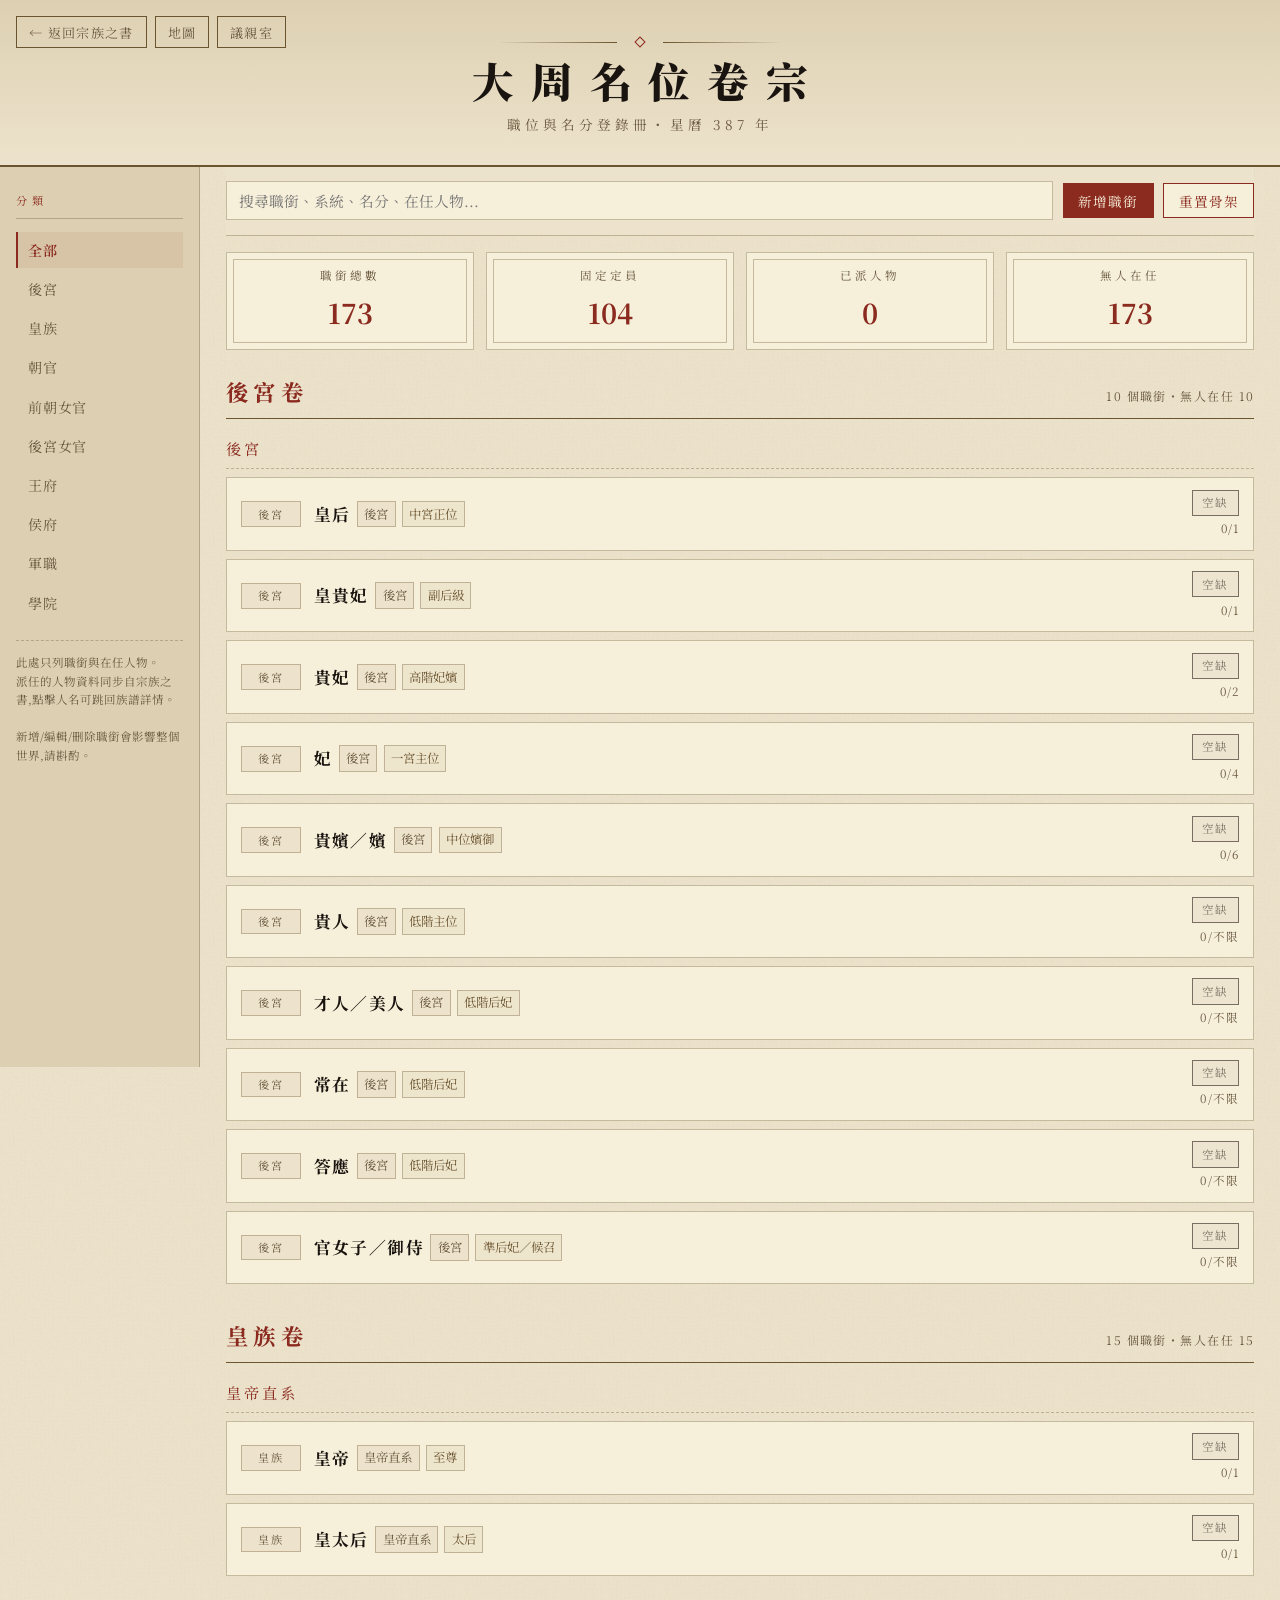
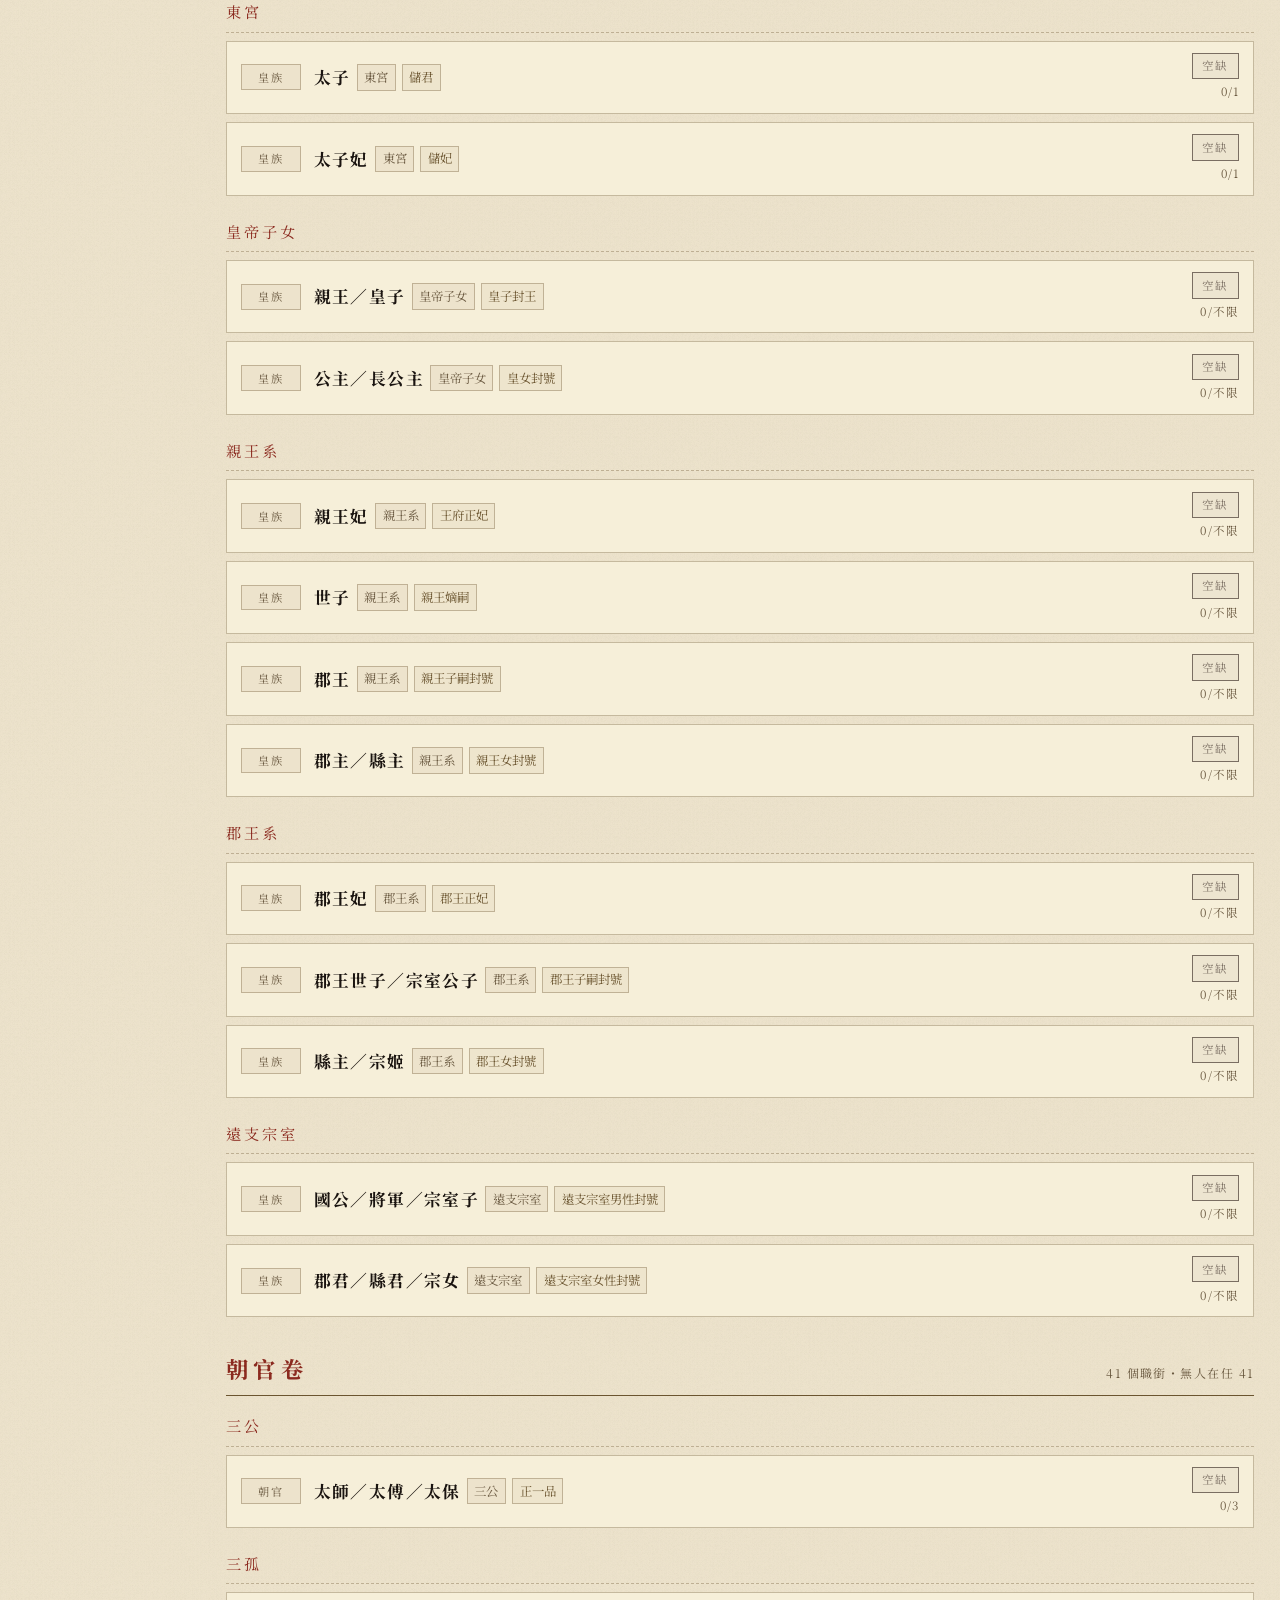
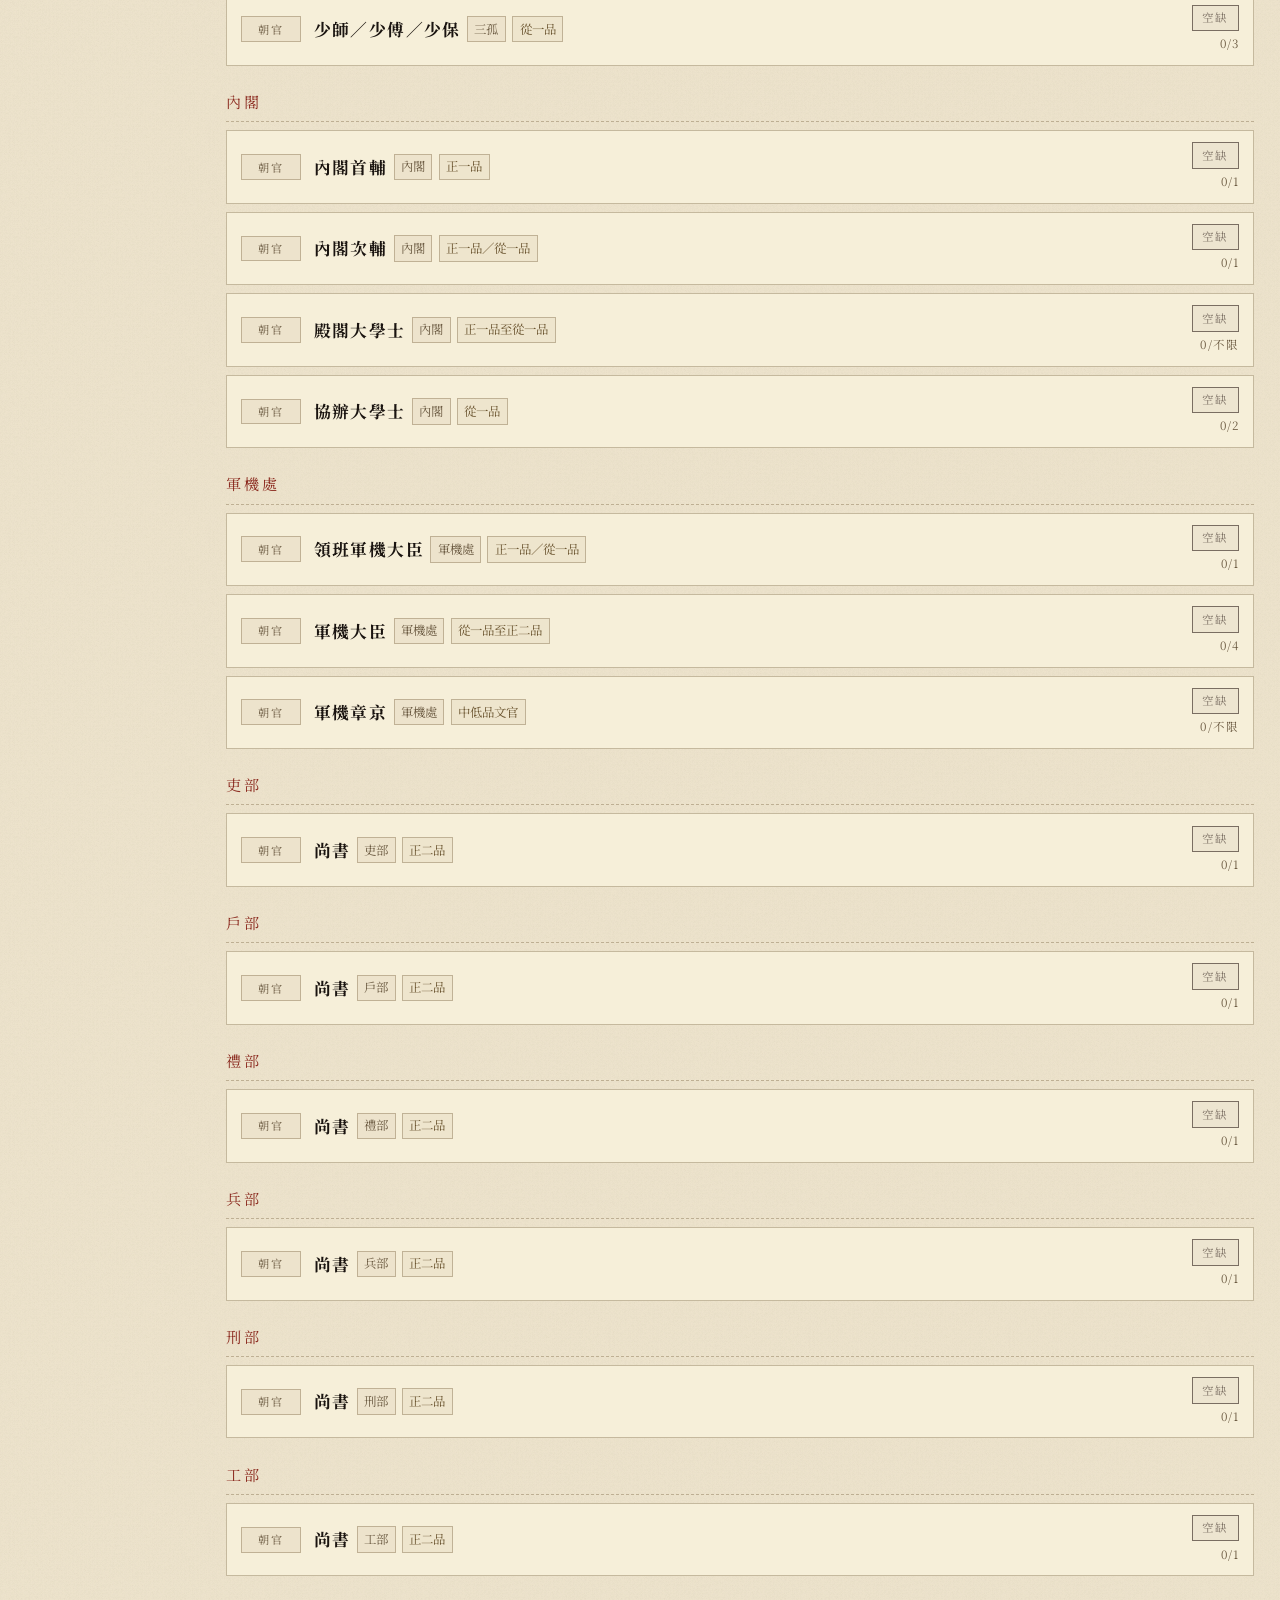
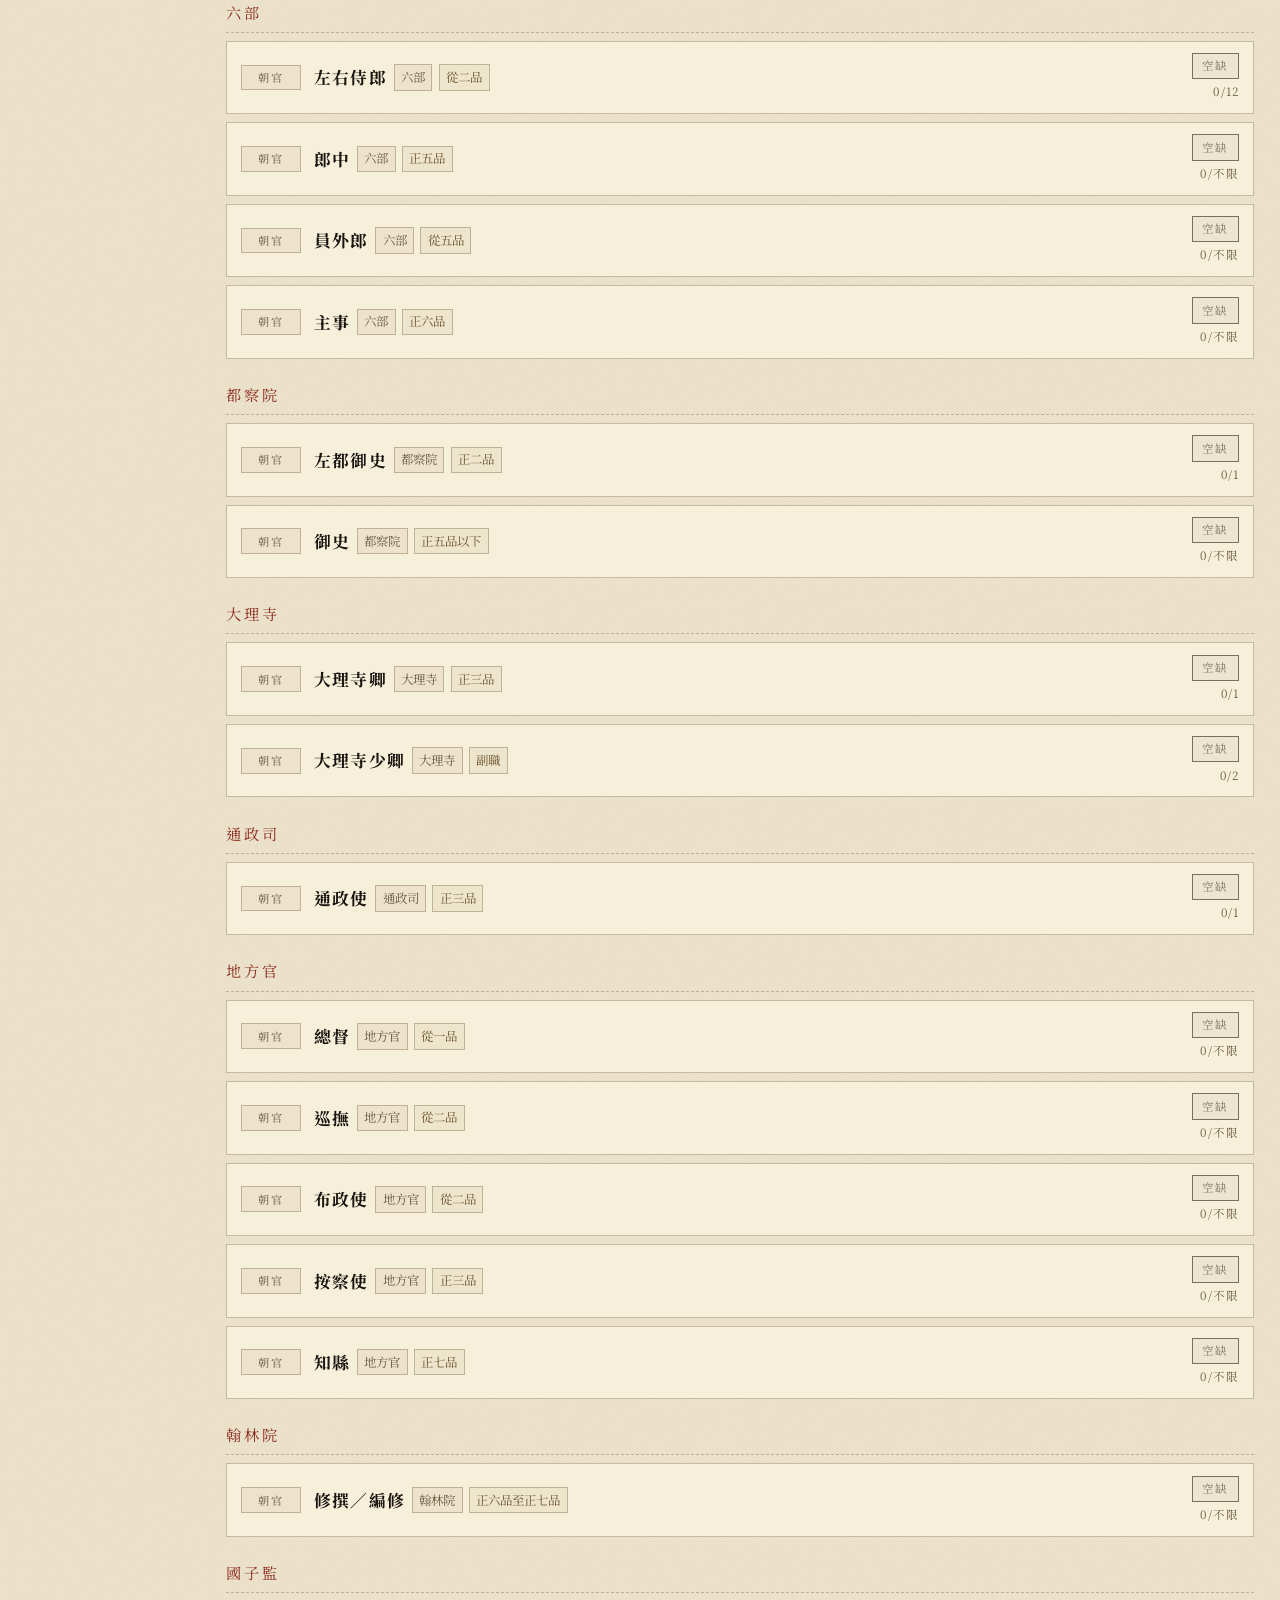
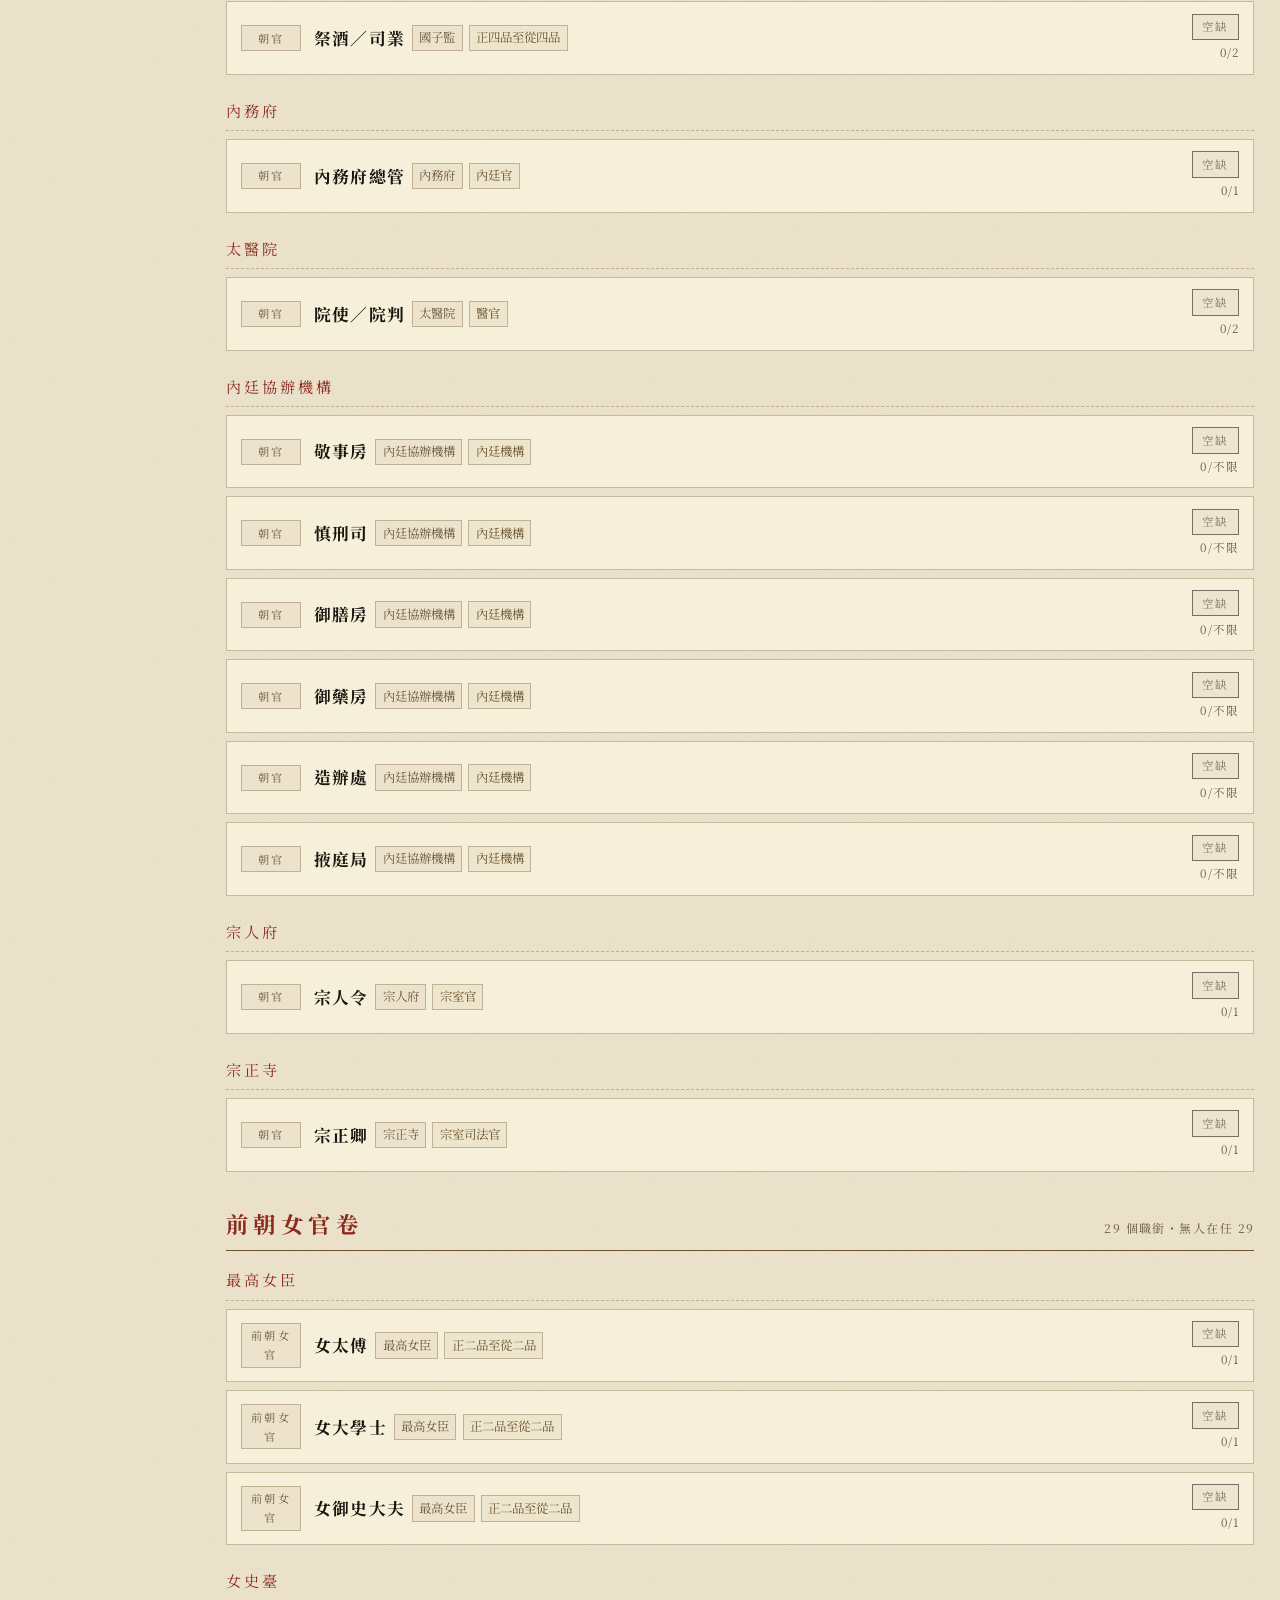
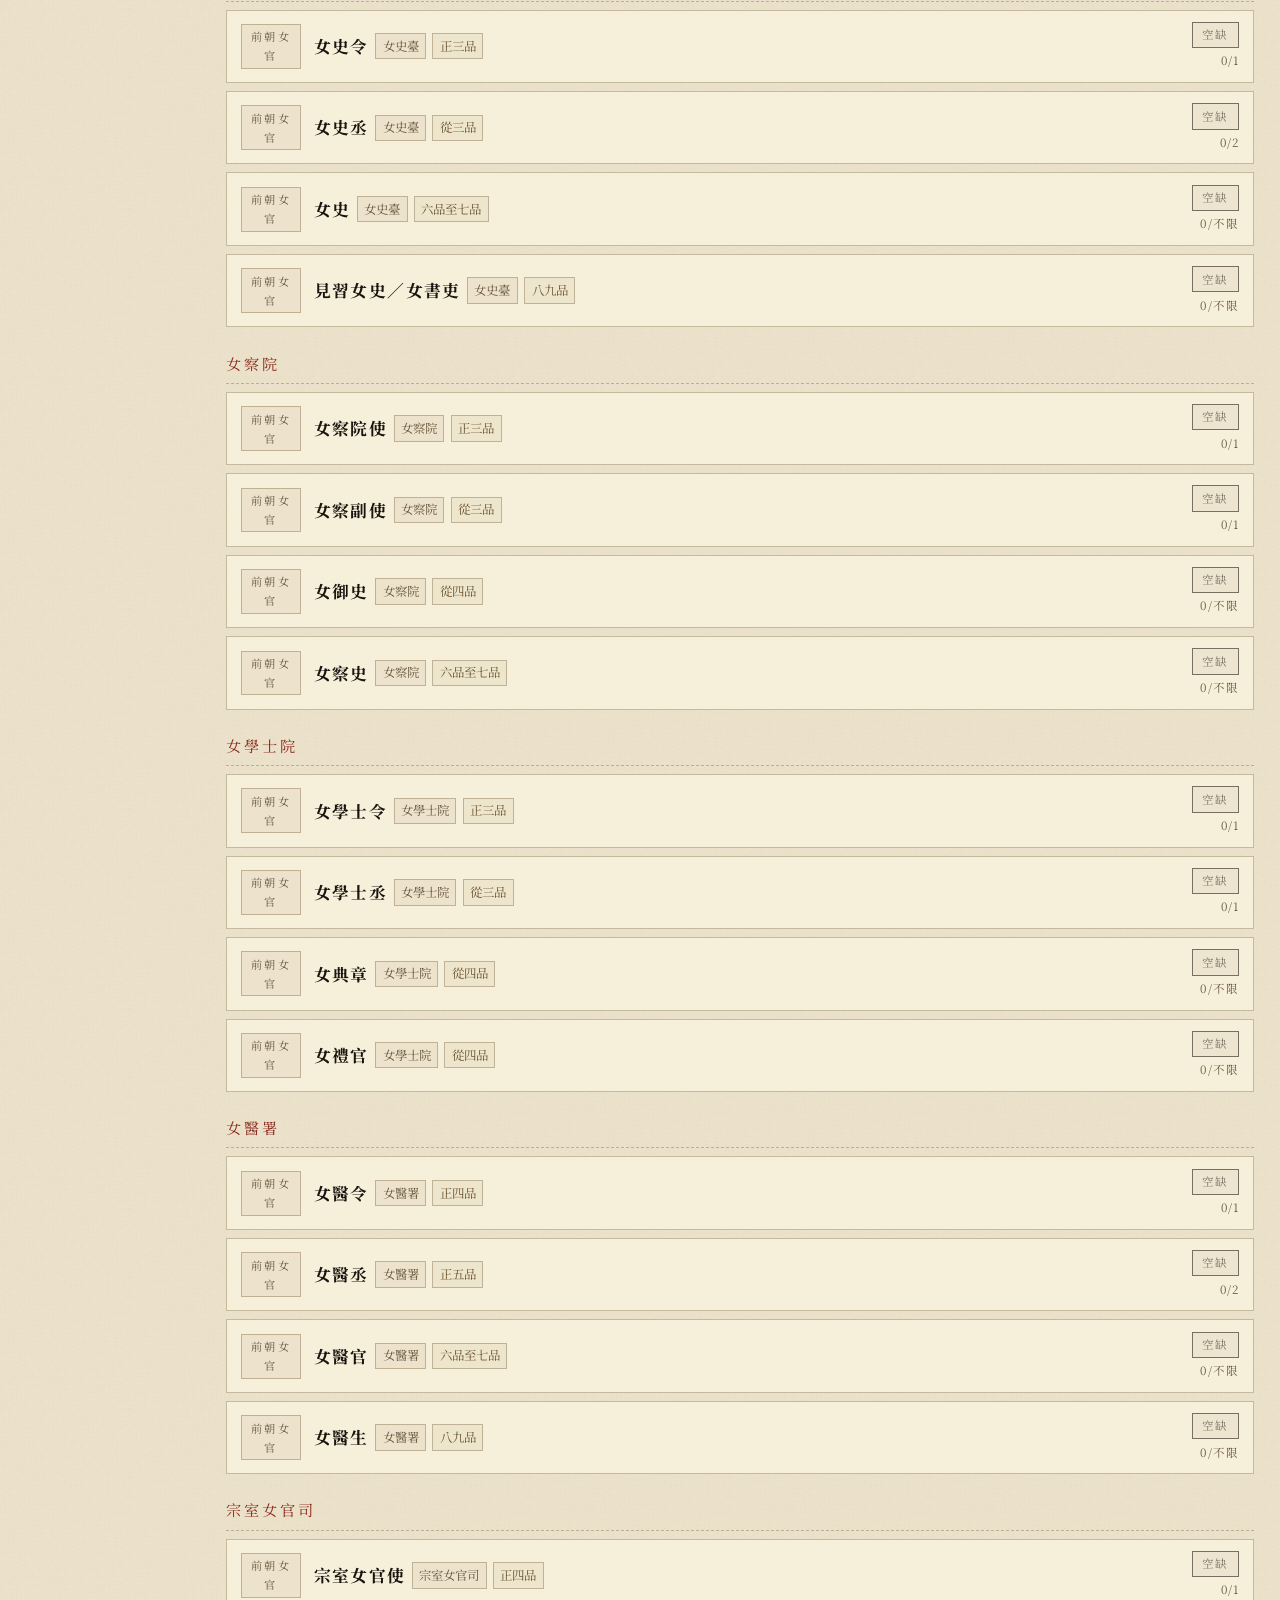
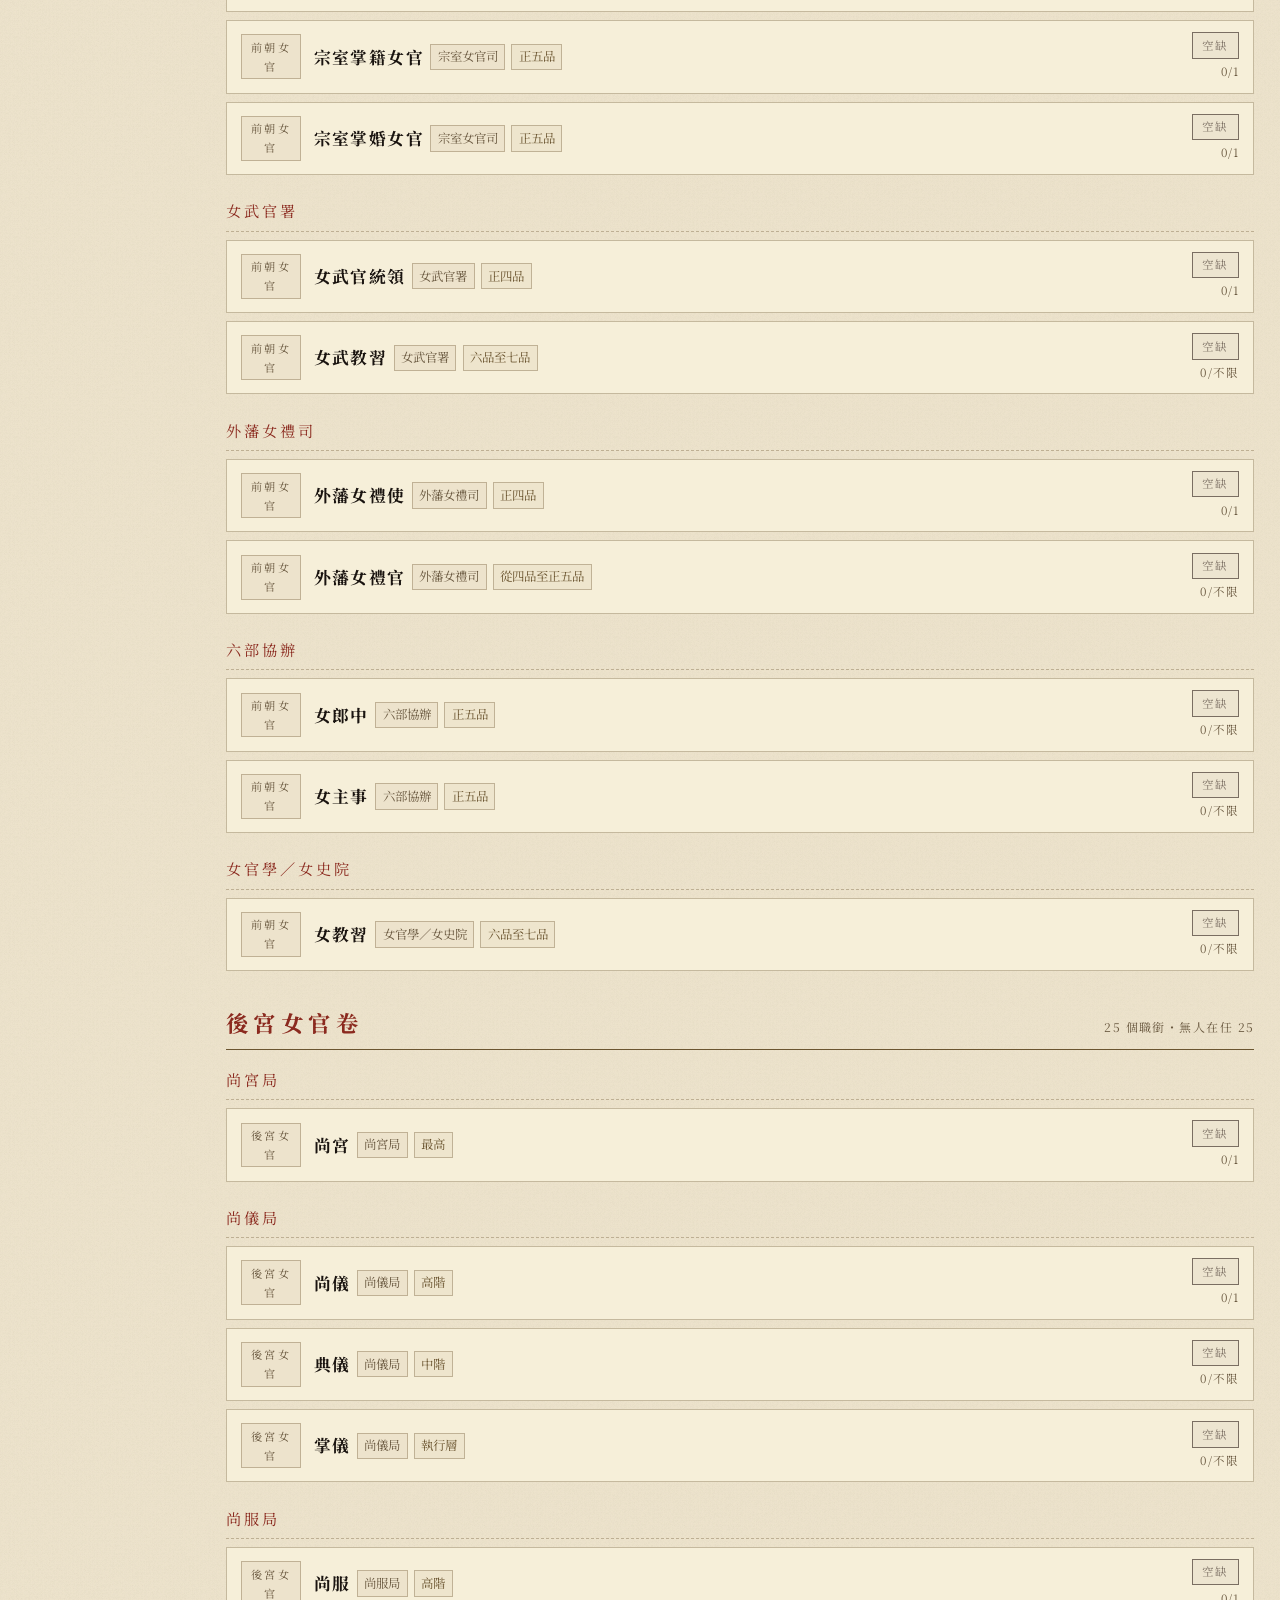
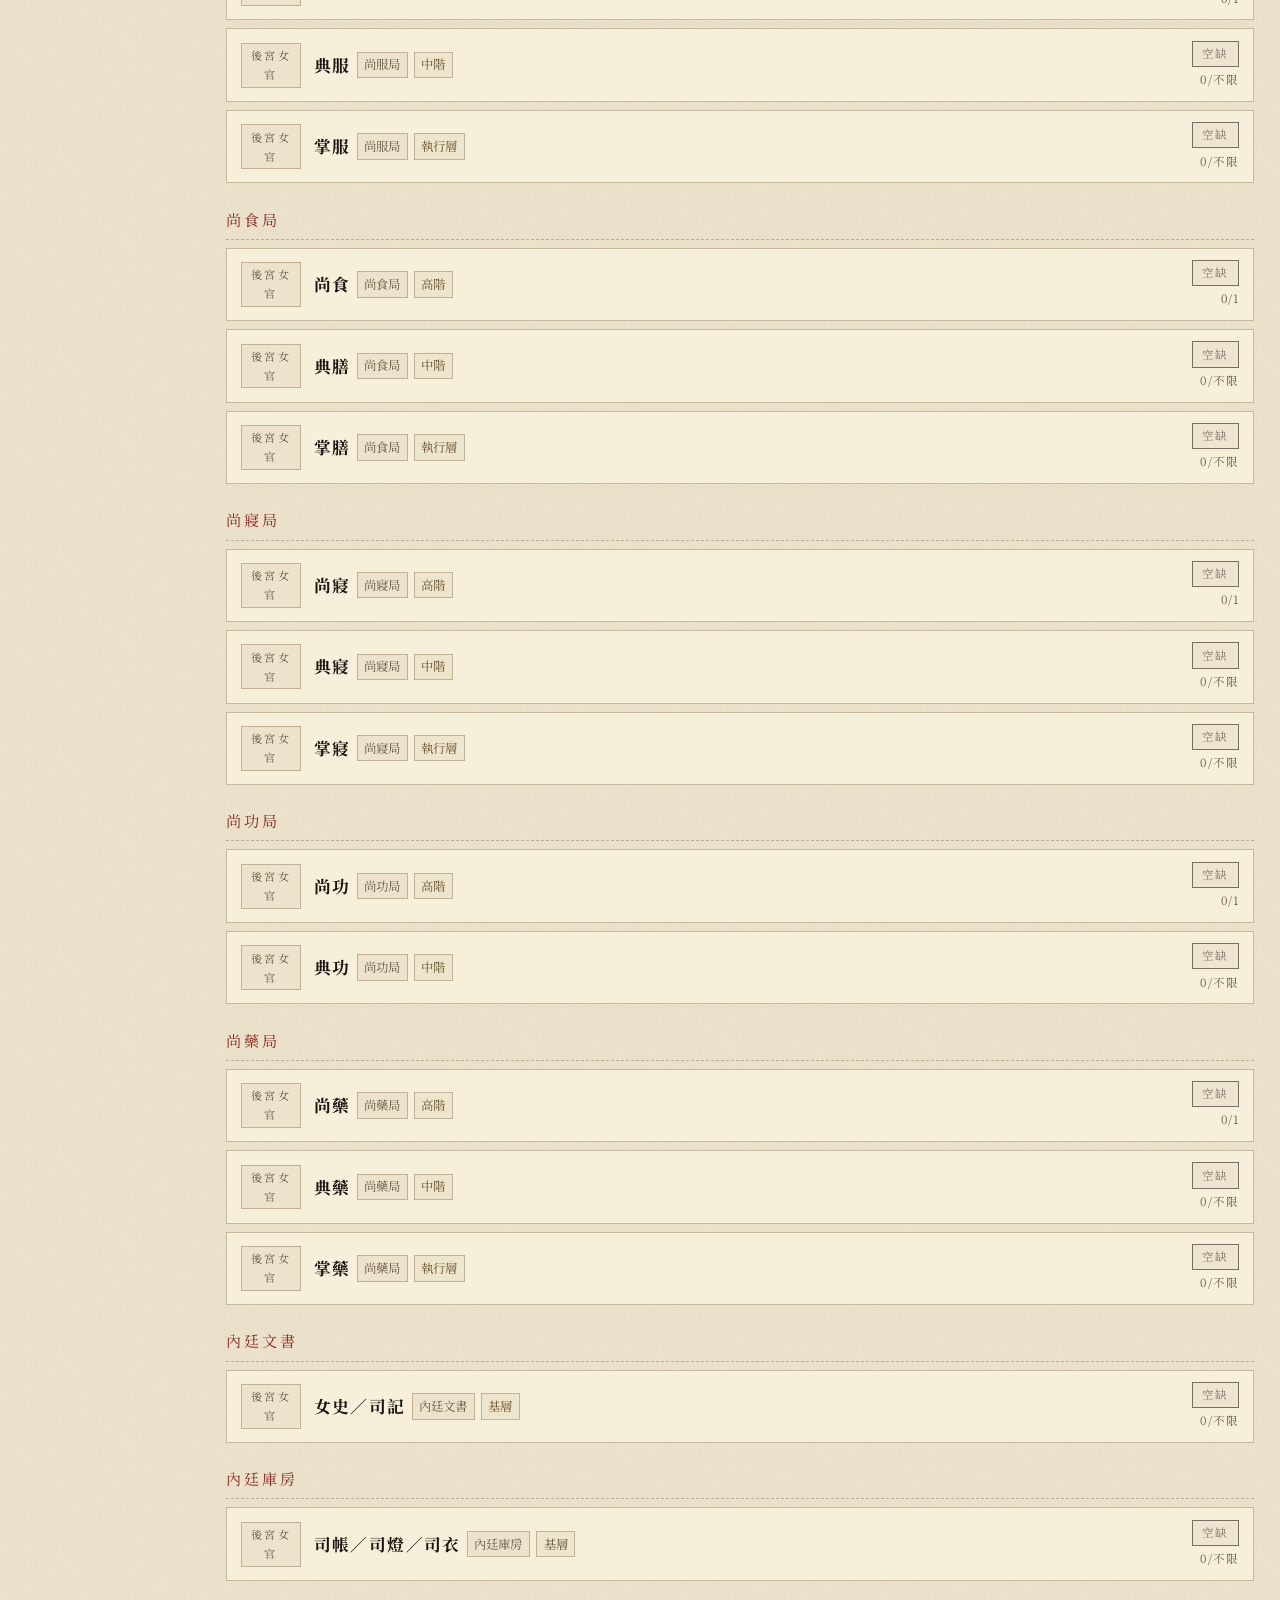
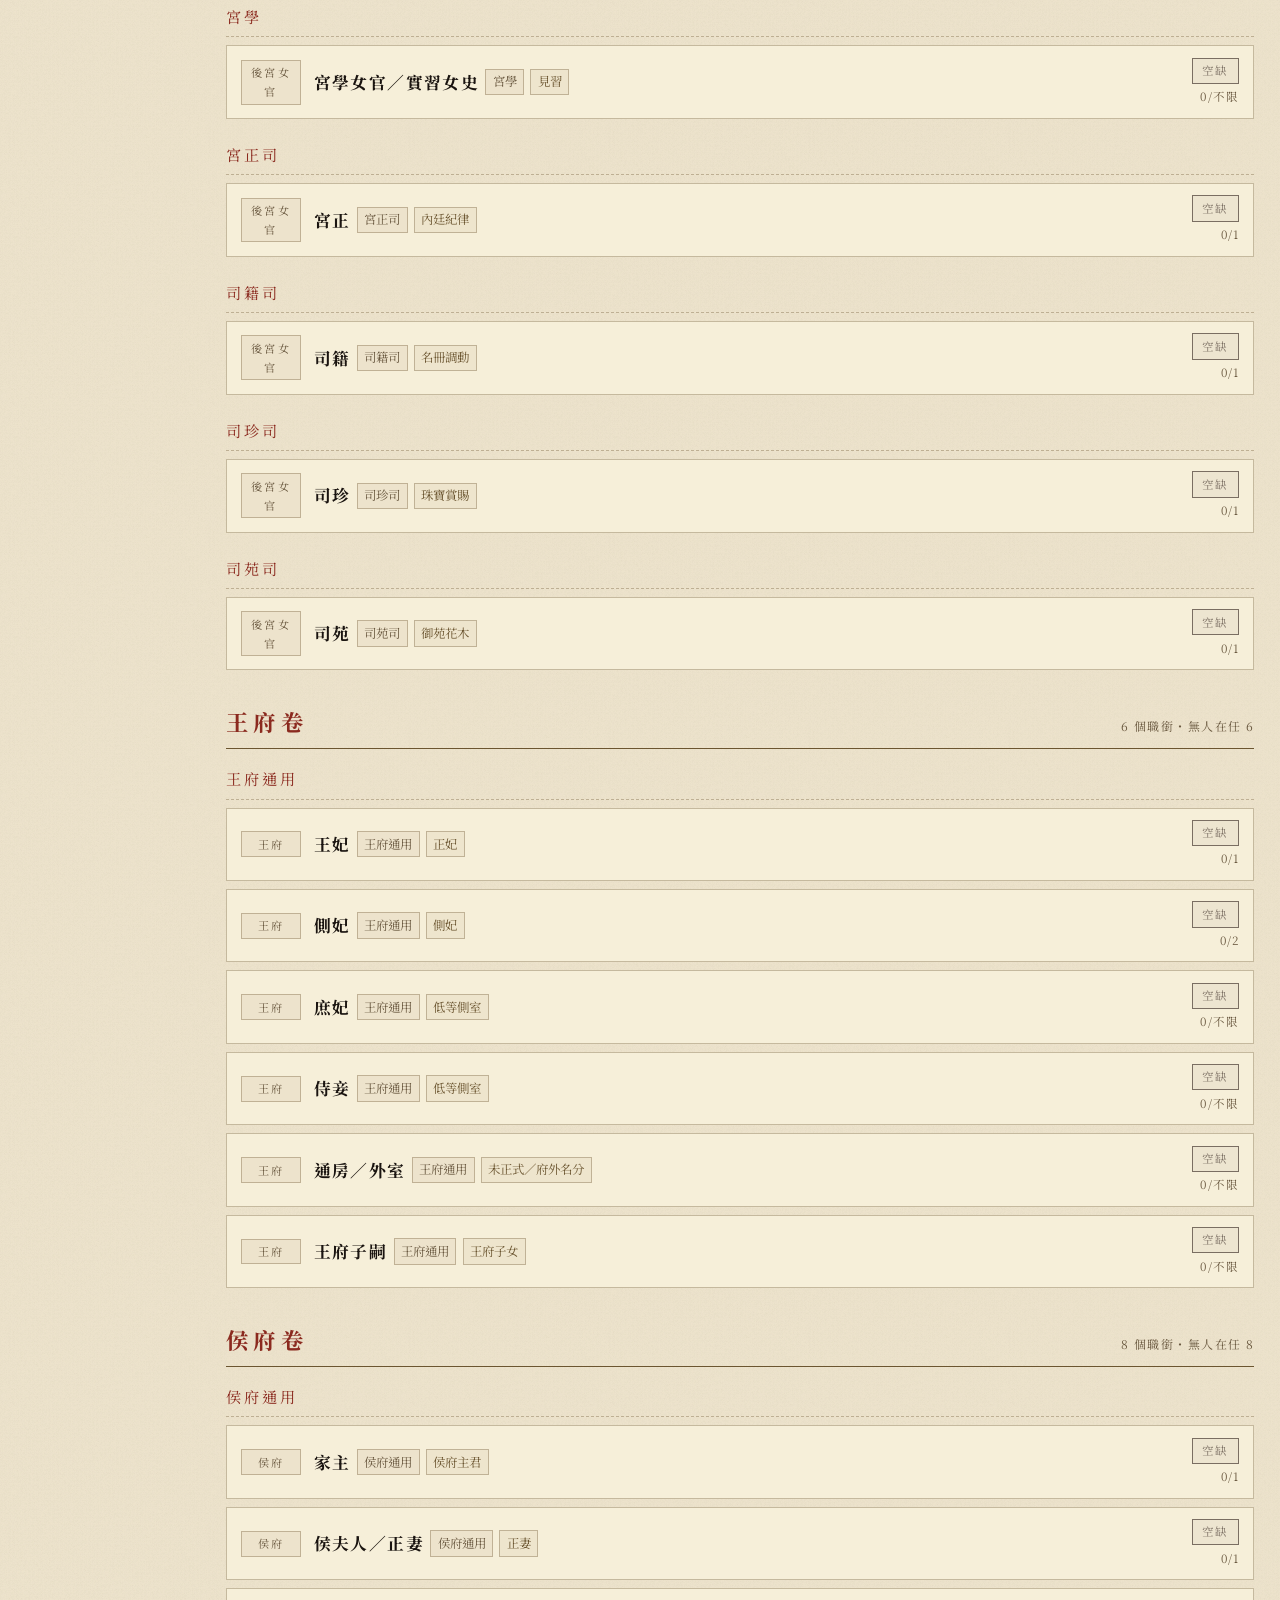
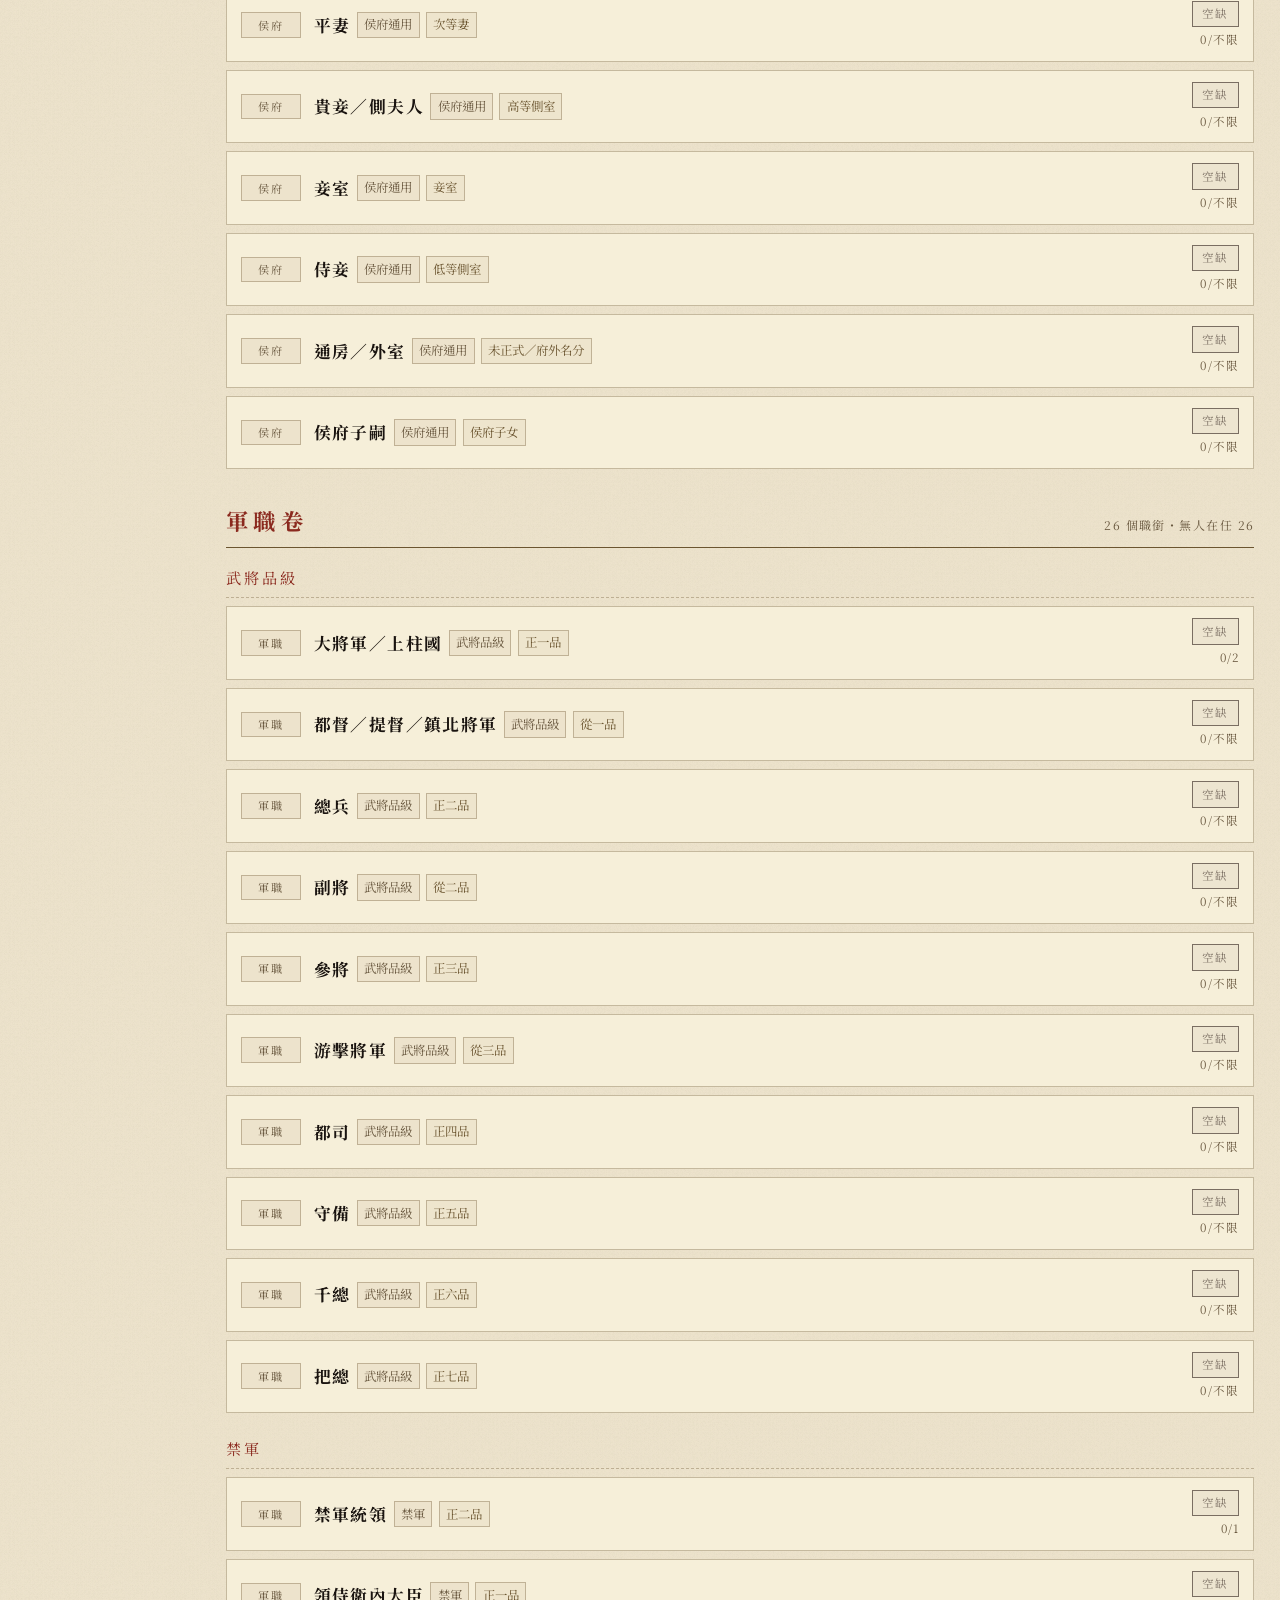
<file: dazhou.html>
<!DOCTYPE html>
<html lang="zh-Hant">
<head>
<meta charset="UTF-8" />
<title>大周名位卷宗｜宗族之書</title>
<meta name="viewport" content="width=device-width, initial-scale=1.0" />
<link href="https://fonts.googleapis.com/css2?family=Noto+Serif+TC:wght@300;400;500;600;700;900&display=swap" rel="stylesheet">
<link rel="stylesheet" href="css/style.css" />
<style>
/* ============================================================
   大周名位卷宗 — 紙感美學樣式 (沿用 dazhouonly 設計語言)
   ============================================================ */
:root{
  --dz-ink:#1a1410;
  --dz-paper:#ede3cc;
  --dz-paper-deep:#ddd0b2;
  --dz-paper-light:#f6efd9;
  --dz-paper-shadow:#b8a583;
  --dz-vermilion:#8b2a1f;
  --dz-vermilion-soft:rgba(139,42,31,.08);
  --dz-gold:#8a6e3f;
  --dz-gold-dim:#6b5530;
  --dz-rule:rgba(107,85,48,.35);
  --dz-rule-solid:#6b5530;
  --dz-muted:#6a5940;
  --dz-green:#3f5f45;
  --dz-blue:#344f6a;
  --dz-gray:#7a6e62;
}

body.dazhou-body {
  font-family:"Noto Serif TC",serif;
  background:var(--dz-paper);
  background-image:url("data:image/svg+xml,%3Csvg xmlns='http://www.w3.org/2000/svg' width='200' height='200'%3E%3Cfilter id='n'%3E%3CfeTurbulence baseFrequency='0.75' numOctaves='4'/%3E%3CfeColorMatrix values='0 0 0 0 0.1 0 0 0 0 0.08 0 0 0 0 0.04 0 0 0 0.06 0'/%3E%3C/filter%3E%3Crect width='200' height='200' filter='url(%23n)'/%3E%3C/svg%3E");
  color:var(--dz-ink);
  line-height:1.7;
  min-height:100vh;
  margin:0;
  padding:0;
}

/* ── Header ── */
.dz-header{
  border-bottom:2px solid var(--dz-rule-solid);
  padding:2.4rem 2rem 1.8rem;
  text-align:center;
  background:linear-gradient(180deg,var(--dz-paper-deep) 0%,var(--dz-paper) 100%);
  position:relative;
}
.dz-header-ornament{
  display:flex;align-items:center;justify-content:center;gap:1.2rem;margin-bottom:.6rem;
}
.dz-header-ornament-line{flex:1;max-width:120px;height:1px;background:linear-gradient(90deg,transparent,var(--dz-gold-dim))}
.dz-header-ornament-line.r{background:linear-gradient(90deg,var(--dz-gold-dim),transparent)}
.dz-header-ornament-diamond{
  width:8px;height:8px;border:1.5px solid var(--dz-vermilion);transform:rotate(45deg);
}
.dz-header h1{
  font-family:"Noto Serif TC",serif;
  font-size:clamp(1.7rem,4vw,2.6rem);
  letter-spacing:.4em;
  font-weight:900;
  line-height:1.2;
  margin:0;
  text-indent:.4em;
}
.dz-header .dz-sub{margin-top:.45rem;font-size:.85rem;color:var(--dz-muted);letter-spacing:.3em}
.dz-back-row{
  position:absolute;top:1rem;left:1rem;display:flex;gap:.5rem;
}
.dz-back-btn{
  font-family:inherit;
  background:transparent;
  border:1px solid var(--dz-rule-solid);
  color:var(--dz-muted);
  padding:.35rem .75rem;
  font-size:.82rem;
  letter-spacing:.1em;
  cursor:pointer;
  transition:all .18s;
}
.dz-back-btn:hover{background:var(--dz-vermilion-soft);color:var(--dz-vermilion);border-color:var(--dz-vermilion)}

/* ── Layout ── */
.dz-layout{
  display:grid;
  grid-template-columns:200px minmax(0,1fr);
  max-width:1500px;
  margin:0 auto;
}
.dz-sidebar{
  position:sticky;top:0;
  max-height:100vh;overflow-y:auto;
  padding:1.5rem 1rem;
  border-right:1px solid var(--dz-rule);
  background:var(--dz-paper-deep);
}
.dz-side-title{
  font-size:.7rem;letter-spacing:.45em;color:var(--dz-vermilion);
  margin-bottom:.8rem;padding-bottom:.5rem;
  border-bottom:1px solid var(--dz-rule);
}
.dz-nav-btn{
  display:block;width:100%;text-align:left;
  padding:.5rem .65rem;margin-bottom:.2rem;
  border:none;background:transparent;color:var(--dz-muted);cursor:pointer;
  font-size:.88rem;letter-spacing:.04em;font-family:inherit;
  border-left:2px solid transparent;transition:all .18s;
}
.dz-nav-btn:hover{color:var(--dz-vermilion);background:var(--dz-vermilion-soft);border-left-color:rgba(139,42,31,.3)}
.dz-nav-btn.active{color:var(--dz-vermilion);background:var(--dz-vermilion-soft);border-left-color:var(--dz-vermilion);font-weight:600}
.dz-side-note{
  margin-top:1.2rem;padding-top:.8rem;border-top:1px dashed var(--dz-rule);
  font-size:.72rem;color:var(--dz-muted);line-height:1.6;
}

.dz-main{padding:0 1.6rem 4rem}

/* ── Toolbar ── */
.dz-toolbar{
  position:sticky;top:0;z-index:30;
  background:rgba(237,227,204,.96);backdrop-filter:blur(8px);
  padding:.9rem 0;
  border-bottom:1px solid var(--dz-rule);
  margin-bottom:1rem;
}
.dz-toolbar-row{
  display:flex;gap:.6rem;align-items:center;flex-wrap:wrap;
}
.dz-toolbar input[type="search"]{
  flex:1;min-width:200px;
  font-family:inherit;
  padding:.5rem .75rem;
  border:1px solid var(--dz-rule);background:var(--dz-paper-light);
  font-size:.92rem;color:var(--dz-ink);
}
.dz-toolbar input[type="search"]:focus{outline:none;border-color:var(--dz-vermilion)}

/* ── Buttons ── */
.dz-btn{
  font-family:inherit;
  padding:.4rem .9rem;
  border:1px solid var(--dz-rule-solid);
  background:var(--dz-paper-light);
  color:var(--dz-ink);
  font-size:.85rem;letter-spacing:.08em;
  cursor:pointer;
  transition:all .15s;
}
.dz-btn:hover{background:var(--dz-paper-deep)}
.dz-btn-primary{background:var(--dz-vermilion);color:var(--dz-paper-light);border-color:var(--dz-vermilion)}
.dz-btn-primary:hover{background:#722217}
.dz-btn-gold{background:var(--dz-gold);color:var(--dz-paper-light);border-color:var(--dz-gold-dim)}
.dz-btn-gold:hover{background:var(--dz-gold-dim)}
.dz-btn-danger{color:var(--dz-vermilion);border-color:var(--dz-vermilion)}
.dz-btn-danger:hover{background:var(--dz-vermilion-soft)}
.dz-btn-sm{padding:.25rem .65rem;font-size:.78rem}
.dz-btn-add{
  margin-top:.6rem;
  width:100%;
  background:transparent;
  border:1px dashed var(--dz-rule-solid);
  color:var(--dz-muted);
  padding:.55rem;
}
.dz-btn-add:hover{background:var(--dz-vermilion-soft);color:var(--dz-vermilion);border-color:var(--dz-vermilion)}

/* ── Stats ── */
.dz-stats{
  display:grid;grid-template-columns:repeat(auto-fit,minmax(140px,1fr));
  gap:.7rem;margin-bottom:1.4rem;
}
.dz-stat-card{
  background:var(--dz-paper-light);
  border:1px solid var(--dz-rule);
  padding:.8rem 1rem;
  text-align:center;
  position:relative;
}
.dz-stat-card::before{
  content:"";position:absolute;top:6px;left:6px;right:6px;bottom:6px;
  border:1px solid var(--dz-rule);pointer-events:none;
}
.dz-stat-label{
  font-size:.72rem;color:var(--dz-muted);
  letter-spacing:.25em;margin-bottom:.3rem;
}
.dz-stat-num{
  font-family:"Noto Serif TC",serif;
  font-weight:700;
  font-size:1.7rem;color:var(--dz-vermilion);
}

/* ── Section ── */
.dz-section{margin-bottom:2rem}
.dz-section-head{
  display:flex;align-items:baseline;justify-content:space-between;
  padding-bottom:.5rem;margin-bottom:.8rem;
  border-bottom:1.5px solid var(--dz-rule-solid);
}
.dz-section-title{
  font-family:"Noto Serif TC",serif;
  font-weight:700;
  font-size:1.4rem;letter-spacing:.25em;color:var(--dz-vermilion);
}
.dz-section-meta{
  font-size:.75rem;color:var(--dz-muted);letter-spacing:.12em;
}

/* ── Sub-group (依 system 細分) ── */
.dz-subgroup{margin-bottom:1.2rem}
.dz-subgroup-head{
  font-family:"Noto Serif TC",serif;
  font-size:.95rem;letter-spacing:.2em;
  color:var(--dz-vermilion);
  padding:.25rem 0 .4rem;
  margin-bottom:.5rem;
  border-bottom:1px dashed var(--dz-rule);
}

/* ── Position Card ── */
.dz-position-list{display:flex;flex-direction:column;gap:.5rem}
.dz-position-card{
  background:var(--dz-paper-light);
  border:1px solid var(--dz-rule);
  transition:border-color .15s;
}
.dz-position-card:hover{border-color:var(--dz-gold-dim)}
.dz-position-card.open{border-color:var(--dz-vermilion);background:#f9f3df}

.dz-position-summary{
  display:grid;
  grid-template-columns:60px minmax(0,1fr) auto;
  gap:.8rem;align-items:center;
  padding:.7rem .9rem;
  cursor:pointer;
}
.dz-ps-cat{
  font-size:.7rem;color:var(--dz-muted);
  letter-spacing:.2em;text-align:center;
  border:1px solid var(--dz-rule);padding:.15rem .3rem;
  background:var(--dz-paper);
}
.dz-ps-main{display:flex;flex-wrap:wrap;align-items:center;gap:.4rem;min-width:0}
.dz-ps-position{
  font-family:"Noto Serif TC",serif;
  font-weight:700;
  font-size:1.05rem;color:var(--dz-ink);
  letter-spacing:.08em;
}
.dz-ps-system, .dz-ps-rank{
  font-size:.78rem;color:var(--dz-muted);
  padding:.1rem .4rem;
  background:var(--dz-paper);border:1px solid var(--dz-rule);
}
.dz-ps-rank{color:var(--dz-gold-dim);background:rgba(138,110,63,.08)}
.dz-ps-occupants{
  font-size:.82rem;color:var(--dz-vermilion);font-weight:500;
  margin-left:.3rem;
}
.dz-ps-status{display:flex;flex-direction:column;align-items:flex-end;gap:.2rem}
.dz-ps-quota{font-size:.72rem;color:var(--dz-muted);letter-spacing:.1em}

.dz-pill{
  display:inline-block;padding:.15rem .55rem;
  font-size:.72rem;letter-spacing:.15em;
  border:1px solid;
}
.dz-pill-empty{color:var(--dz-gray);border-color:var(--dz-gray);background:rgba(122,110,98,.08)}
.dz-pill-partial{color:var(--dz-gold-dim);border-color:var(--dz-gold-dim);background:rgba(138,110,63,.08)}
.dz-pill-full{color:var(--dz-green);border-color:var(--dz-green);background:rgba(63,95,69,.08)}

/* ── Position Detail (展開區) ── */
.dz-position-details{
  border-top:1px dashed var(--dz-rule);
  padding:.9rem;
  background:rgba(255,255,255,.3);
}
.dz-detail-actions{
  display:flex;gap:.5rem;justify-content:flex-end;
  margin-bottom:.6rem;
}
.dz-details-note{
  font-size:.82rem;color:var(--dz-muted);
  font-style:italic;
  padding:.4rem .6rem;
  background:var(--dz-paper);
  border-left:2px solid var(--dz-gold-dim);
  margin-bottom:.7rem;
}

/* ── Slot ── */
.dz-slot-list{display:flex;flex-direction:column;gap:.5rem}
.dz-slot{
  display:grid;grid-template-columns:60px 1fr auto;
  gap:.7rem;align-items:start;
  padding:.6rem .8rem;
  background:var(--dz-paper);
  border:1px solid var(--dz-rule);
}
.dz-slot-empty{opacity:.7}
.dz-slot-empty .dz-slot-name{color:var(--dz-gray);font-style:italic}
.dz-slot-deceased{opacity:.65;background:repeating-linear-gradient(45deg,var(--dz-paper) 0 6px,rgba(0,0,0,.02) 6px 12px)}
.dz-slot-label{
  font-size:.72rem;color:var(--dz-muted);
  letter-spacing:.2em;
  text-align:center;
  padding-top:.2rem;
}
.dz-slot-main{min-width:0}
.dz-slot-name{
  font-family:"Noto Serif TC",serif;
  font-weight:600;
  font-size:1.05rem;color:var(--dz-vermilion);
  text-decoration:none;
  display:inline-block;
  border-bottom:1px dotted transparent;
  letter-spacing:.06em;
}
a.dz-slot-name:hover{border-bottom-color:var(--dz-vermilion)}
.dz-slot-meta{
  font-size:.78rem;color:var(--dz-muted);
  margin-top:.2rem;
}
.dz-slot-note{
  font-size:.78rem;color:var(--dz-ink);
  margin-top:.3rem;padding:.25rem .5rem;
  background:rgba(139,42,31,.04);
  border-left:2px solid var(--dz-vermilion);
}
.dz-slot-note-person{
  border-left-color:var(--dz-gold-dim);
  background:rgba(138,110,63,.05);
}
.dz-slot-actions{display:flex;flex-direction:column;gap:.3rem}

.dz-empty{
  padding:2rem;text-align:center;color:var(--dz-muted);font-style:italic;
  background:var(--dz-paper-light);border:1px dashed var(--dz-rule);
}

/* ── Dialog ── */
.dz-dialog{
  position:fixed;inset:0;
  background:rgba(26,20,16,.5);
  display:flex;align-items:center;justify-content:center;
  z-index:100;
  padding:1rem;
}
.dz-dialog.hidden{display:none}
.dz-dialog-content{
  background:var(--dz-paper-light);
  border:2px solid var(--dz-rule-solid);
  padding:1.4rem 1.6rem;
  max-width:520px;width:100%;
  max-height:90vh;overflow-y:auto;
  position:relative;
}
.dz-dialog-content::before{
  content:"";position:absolute;top:6px;left:6px;right:6px;bottom:6px;
  border:1px solid var(--dz-rule);pointer-events:none;
}
.dz-dialog-title{
  font-family:"Noto Serif TC",serif;
  font-weight:700;
  font-size:1.3rem;letter-spacing:.25em;
  color:var(--dz-vermilion);
  margin-bottom:1rem;padding-bottom:.5rem;
  border-bottom:1px solid var(--dz-rule);
}
.dz-dlg-pos{
  padding:.7rem .9rem;
  background:var(--dz-paper);
  border:1px solid var(--dz-rule);
  margin-bottom:1rem;
  display:flex;flex-wrap:wrap;gap:.5rem;align-items:center;
}
.dz-dlg-pos strong{
  font-family:"Noto Serif TC",serif;
  font-weight:700;
  font-size:1.1rem;color:var(--dz-vermilion);
  letter-spacing:.08em;
}
.dz-dlg-pos span{font-size:.82rem;color:var(--dz-muted)}

.dz-form-grid{display:grid;grid-template-columns:1fr 1fr;gap:.7rem;margin-bottom:.8rem}
.dz-form-grid label{
  display:flex;flex-direction:column;gap:.25rem;
  font-size:.78rem;color:var(--dz-muted);letter-spacing:.12em;
}
.dz-form-grid label.wide{grid-column:1/-1}
.dz-form-grid input, .dz-form-grid select, .dz-form-grid textarea{
  font-family:inherit;
  padding:.4rem .55rem;
  border:1px solid var(--dz-rule);
  background:var(--dz-paper);
  font-size:.9rem;color:var(--dz-ink);
}
.dz-form-grid input:focus, .dz-form-grid select:focus, .dz-form-grid textarea:focus{
  outline:none;border-color:var(--dz-vermilion);
}
.dz-form-grid textarea{min-height:60px;resize:vertical}

.dz-dialog-actions{
  display:flex;gap:.5rem;justify-content:flex-end;
  margin-top:1rem;padding-top:.8rem;
  border-top:1px solid var(--dz-rule);
}

/* RWD */
@media (max-width:768px){
  .dz-layout{grid-template-columns:1fr}
  .dz-sidebar{
    position:static;max-height:none;
    border-right:none;border-bottom:1px solid var(--dz-rule);
  }
  .dz-position-summary{grid-template-columns:1fr;gap:.4rem}
  .dz-ps-status{flex-direction:row;align-items:center;justify-content:flex-start}
  .dz-slot{grid-template-columns:1fr}
  .dz-slot-actions{flex-direction:row}
  .dz-form-grid{grid-template-columns:1fr}
}
</style>
</head>
<body class="dazhou-body">

<header class="dz-header">
  <div class="dz-back-row">
    <button class="dz-back-btn" onclick="window.location='index.html'">← 返回宗族之書</button>
    <button class="dz-back-btn" onclick="window.location='map.html'">地圖</button>
    <button class="dz-back-btn" onclick="window.location='match.html'">議親室</button>
  </div>
  <div class="dz-header-ornament">
    <div class="dz-header-ornament-line"></div>
    <div class="dz-header-ornament-diamond"></div>
    <div class="dz-header-ornament-line r"></div>
  </div>
  <h1>大周名位卷宗</h1>
  <div class="dz-sub">職位與名分登錄冊・星曆 <span id="dazhouYearDisplay">—</span> 年</div>
</header>

<div class="dz-layout">

  <aside class="dz-sidebar">
    <div class="dz-side-title">分類</div>
    <div id="dazhouNav"></div>
    <div class="dz-side-note">
      此處只列職銜與在任人物。<br>
      派任的人物資料同步自宗族之書,點擊人名可跳回族譜詳情。<br><br>
      新增/編輯/刪除職銜會影響整個世界,請斟酌。
    </div>
  </aside>

  <main class="dz-main">

    <div class="dz-toolbar">
      <div class="dz-toolbar-row">
        <input id="dazhouSearch" type="search" placeholder="搜尋職銜、系統、名分、在任人物...">
        <button class="dz-btn dz-btn-primary" id="btnNewPosition">新增職銜</button>
        <button class="dz-btn dz-btn-danger" id="btnResetPositions">重置骨架</button>
      </div>
    </div>

    <section class="dz-stats" id="dazhouStats"></section>

    <section id="dazhouSections"></section>

  </main>
</div>

<!-- ====== 派任對話框 ====== -->
<div class="dz-dialog hidden" id="appointDialog">
  <div class="dz-dialog-content">
    <div class="dz-dialog-title">派任人物</div>
    <div id="apptPositionInfo"></div>

    <div class="dz-form-grid">
      <label class="wide">搜尋人物
        <input type="text" id="apptSearchInput" placeholder="輸入姓名以縮小選項範圍">
      </label>
      <label class="wide">選擇人物
        <select id="apptPersonSelect" size="8" style="min-height:180px"></select>
      </label>
      <label class="wide">任職備註(選填)
        <textarea id="apptNote" placeholder="如:由禮部冊封、暫代、外戚..."></textarea>
      </label>
    </div>

    <div class="dz-dialog-actions">
      <button class="dz-btn" id="btnApptCancel">取消</button>
      <button class="dz-btn dz-btn-primary" id="btnApptConfirm">確認派任</button>
    </div>
  </div>
</div>

<!-- ====== 編輯職銜對話框 ====== -->
<div class="dz-dialog hidden" id="positionFormDialog">
  <div class="dz-dialog-content">
    <div class="dz-dialog-title" id="pfTitle">編輯職銜</div>

    <div class="dz-form-grid">
      <label>所屬分類
        <select id="pfCategory"></select>
      </label>
      <label>系統／機構
        <input id="pfSystem" placeholder="如:後宮、吏部、寧王府">
      </label>
      <label>職位／名分
        <input id="pfPosition" placeholder="如:皇貴妃、尚書">
      </label>
      <label>位階／品級
        <input id="pfRank" placeholder="如:正二品、妃位">
      </label>
      <label>定員(0=不限)
        <input id="pfQuota" type="number" min="0" value="1">
      </label>
      <label class="wide">職銜備註
        <textarea id="pfNote" placeholder="如:副后級、可空缺、由禮部冊封"></textarea>
      </label>
    </div>

    <div class="dz-dialog-actions">
      <button class="dz-btn" id="btnPfCancel">取消</button>
      <button class="dz-btn dz-btn-primary" id="btnPfSave">儲存</button>
    </div>
  </div>
</div>

<!-- 依賴的 tome 模組 -->
<script src="js/constants.js"></script>
<script src="js/state.js"></script>
<script src="js/utils.js"></script>
<script src="js/relations.js"></script>
<script src="js/storage.js"></script>
<script src="js/time.js"></script>
<script src="js/family.js"></script>
<script src="js/dazhou.js"></script>
</body>
</html>
</file>
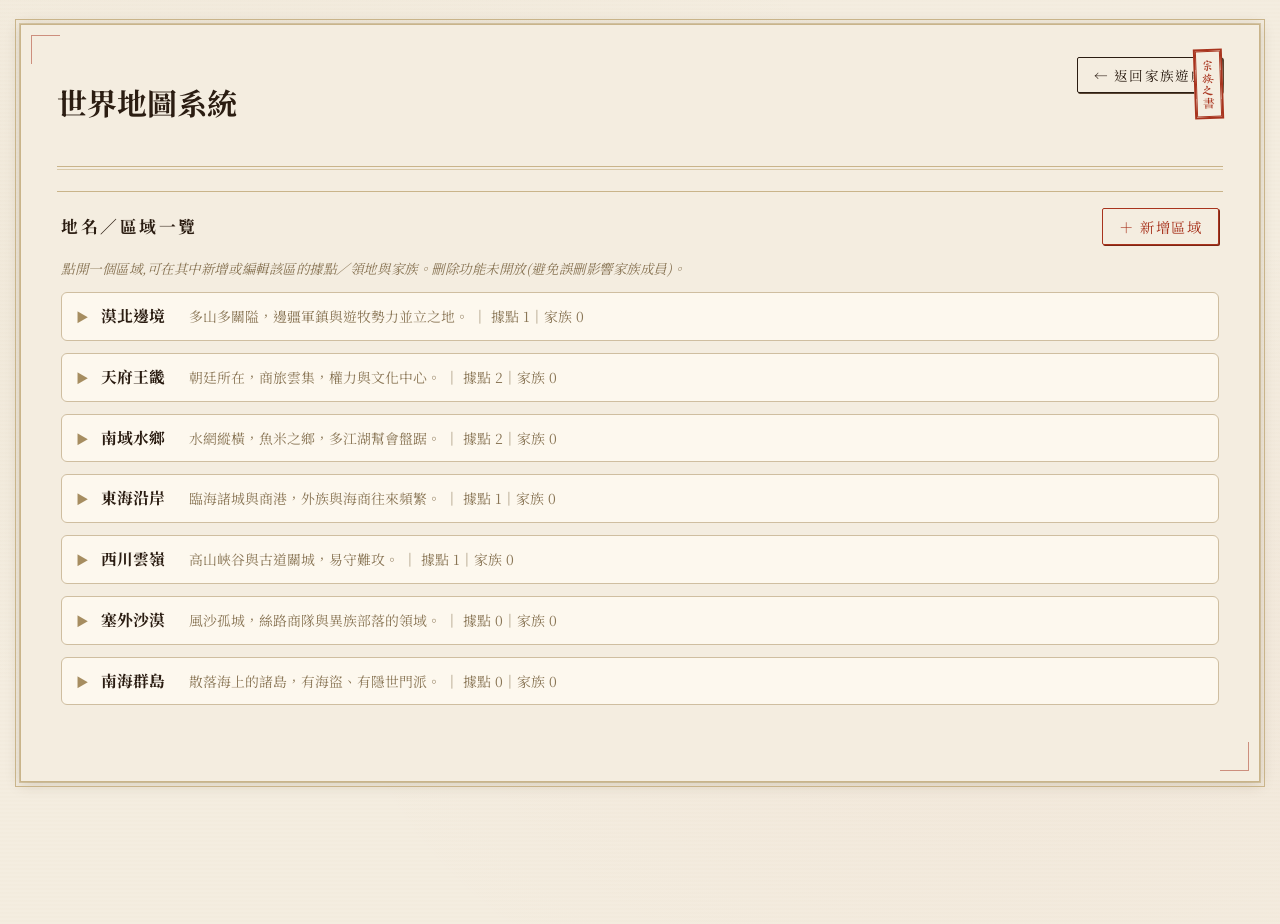
<file: map.html>
<!DOCTYPE html>
<html lang="zh-Hant">
<head>
  <meta charset="UTF-8" />
  <title>世界地圖系統</title>
  <meta name="viewport" content="width=device-width, initial-scale=1">
  <link rel="stylesheet" href="css/style.css" />
  <style>
    /* 地圖頁專用的輕量樣式(避免動到共用 style.css) */
    .map-region {
      border: 1px solid #cfbea0;
      border-radius: 6px;
      margin-bottom: 12px;
      background: #fdf8ee;
    }
    .map-region > summary {
      padding: 10px 14px;
      cursor: pointer;
      font-weight: bold;
      font-size: 1.05em;
      list-style: none;
    }
    .map-region > summary::-webkit-details-marker { display: none; }
    .map-region > summary::before {
      content: "▶";
      display: inline-block;
      margin-right: 8px;
      transition: transform 0.15s;
      color: #a68d60;
      font-size: 0.8em;
    }
    .map-region[open] > summary::before { transform: rotate(90deg); }
    .map-region-desc {
      font-weight: normal;
      color: #8a7656;
      font-size: 0.88em;
      margin-left: 20px;
    }
    .map-region-body {
      padding: 8px 16px 14px;
      border-top: 1px dashed #d8c9a8;
    }
    .map-section-label {
      font-weight: bold;
      color: #6b5636;
      margin: 10px 0 6px;
      display: flex;
      align-items: center;
      gap: 8px;
      flex-wrap: wrap;
    }
    /* 巢狀第二層:據點 details */
    .map-terr {
      border: 1px solid #d8c9a8;
      border-radius: 4px;
      margin: 6px 0;
      background: #fffcf3;
    }
    .map-terr > summary {
      padding: 7px 10px;
      cursor: pointer;
      list-style: none;
      color: #5a4428;
      font-size: 0.95em;
    }
    .map-terr > summary::-webkit-details-marker { display: none; }
    .map-terr > summary::before {
      content: "▸";
      display: inline-block;
      margin-right: 6px;
      color: #a68d60;
      font-size: 0.85em;
      transition: transform 0.15s;
    }
    .map-terr[open] > summary::before { transform: rotate(90deg); }
    .map-terr-meta { color: #a08b63; font-size: 0.85em; margin-left: 4px; }
    .map-terr-body { padding: 4px 10px 8px; border-top: 1px dotted #e0d4b8; }
    .map-item-row {
      display: flex;
      justify-content: space-between;
      align-items: center;
      padding: 6px 10px;
      border-bottom: 1px dotted #e0d4b8;
    }
    .map-item-row:last-child { border-bottom: none; }
    .map-item-main { flex: 1; }
    .map-item-main .name { font-weight: 500; }
    .map-item-main .meta { color: #a08b63; font-size: 0.85em; margin-left: 8px; }
    .btn-tiny {
      font-size: 0.8em;
      padding: 2px 10px;
      border: 1px solid #b19770;
      background: #fdfaf0;
      border-radius: 3px;
      cursor: pointer;
      color: #6b5636;
    }
    .btn-tiny:hover { background: #f0e4c8; }
    .btn-add-inline {
      font-size: 0.85em;
      padding: 2px 10px;
      border: 1px dashed #a68d60;
      background: transparent;
      border-radius: 3px;
      cursor: pointer;
      color: #6b5636;
    }
    .btn-add-inline:hover { background: #f5ead0; }
    .map-empty { color: #a89670; font-style: italic; padding: 4px 10px; font-size: 0.9em; }
    /* Modal */
    .map-modal {
      position: fixed;
      inset: 0;
      background: rgba(0,0,0,0.4);
      display: flex;
      align-items: center;
      justify-content: center;
      z-index: 100;
    }
    .map-modal.hidden { display: none; }
    .map-modal-box {
      background: #fdf8ee;
      border: 1px solid #a68d60;
      border-radius: 8px;
      padding: 20px;
      max-width: 480px;
      width: 90%;
      max-height: 85vh;
      overflow-y: auto;
      box-shadow: 0 4px 16px rgba(0,0,0,0.2);
    }
    .map-modal-box h3 {
      margin: 0 0 14px;
      padding-bottom: 8px;
      border-bottom: 1px solid #d8c9a8;
      color: #5a4428;
    }
    .map-modal-box label {
      display: block;
      margin-bottom: 10px;
      color: #5a4428;
    }
    .map-modal-box label input,
    .map-modal-box label select,
    .map-modal-box label textarea {
      width: 100%;
      box-sizing: border-box;
      margin-top: 4px;
      padding: 6px 8px;
      border: 1px solid #c0a978;
      border-radius: 3px;
      background: #fff;
      font-family: inherit;
    }
    .map-modal-actions {
      display: flex;
      justify-content: flex-end;
      gap: 8px;
      margin-top: 16px;
    }
  </style>
</head>
<body>
  <div class="app">
    <header class="top-bar">
      <h1>世界地圖系統</h1>
      <button onclick="window.location='index.html'" class="back-btn">← 返回家族遊戲</button>
    </header>

    <section class="panel">
      <div style="display:flex; justify-content:space-between; align-items:center; margin-bottom:12px;">
        <h2 style="margin:0;">地名／區域一覽</h2>
        <button id="addRegionBtn" class="primary-btn">＋ 新增區域</button>
      </div>
      <p class="hint" style="color:#8a7656; font-size:0.9em; margin:0 0 12px;">
        點開一個區域,可在其中新增或編輯該區的據點／領地與家族。刪除功能未開放(避免誤刪影響家族成員)。
      </p>
      <div id="regionList"></div>
    </section>
  </div>

  <!-- 共用編輯 Modal -->
  <div id="mapModal" class="map-modal hidden">
    <div class="map-modal-box">
      <h3 id="modalTitle">編輯</h3>
      <div id="modalBody"></div>
      <div class="map-modal-actions">
        <button type="button" class="secondary-btn" id="modalCancelBtn">取消</button>
        <button type="button" class="primary-btn" id="modalSaveBtn">儲存</button>
      </div>
    </div>
  </div>

  <script src="js/constants.js"></script>
  <script src="js/state.js"></script>
  <script src="js/utils.js"></script>
  <script src="js/storage.js"></script>
  <script src="js/map.js"></script>
</body>
</html>
</file>
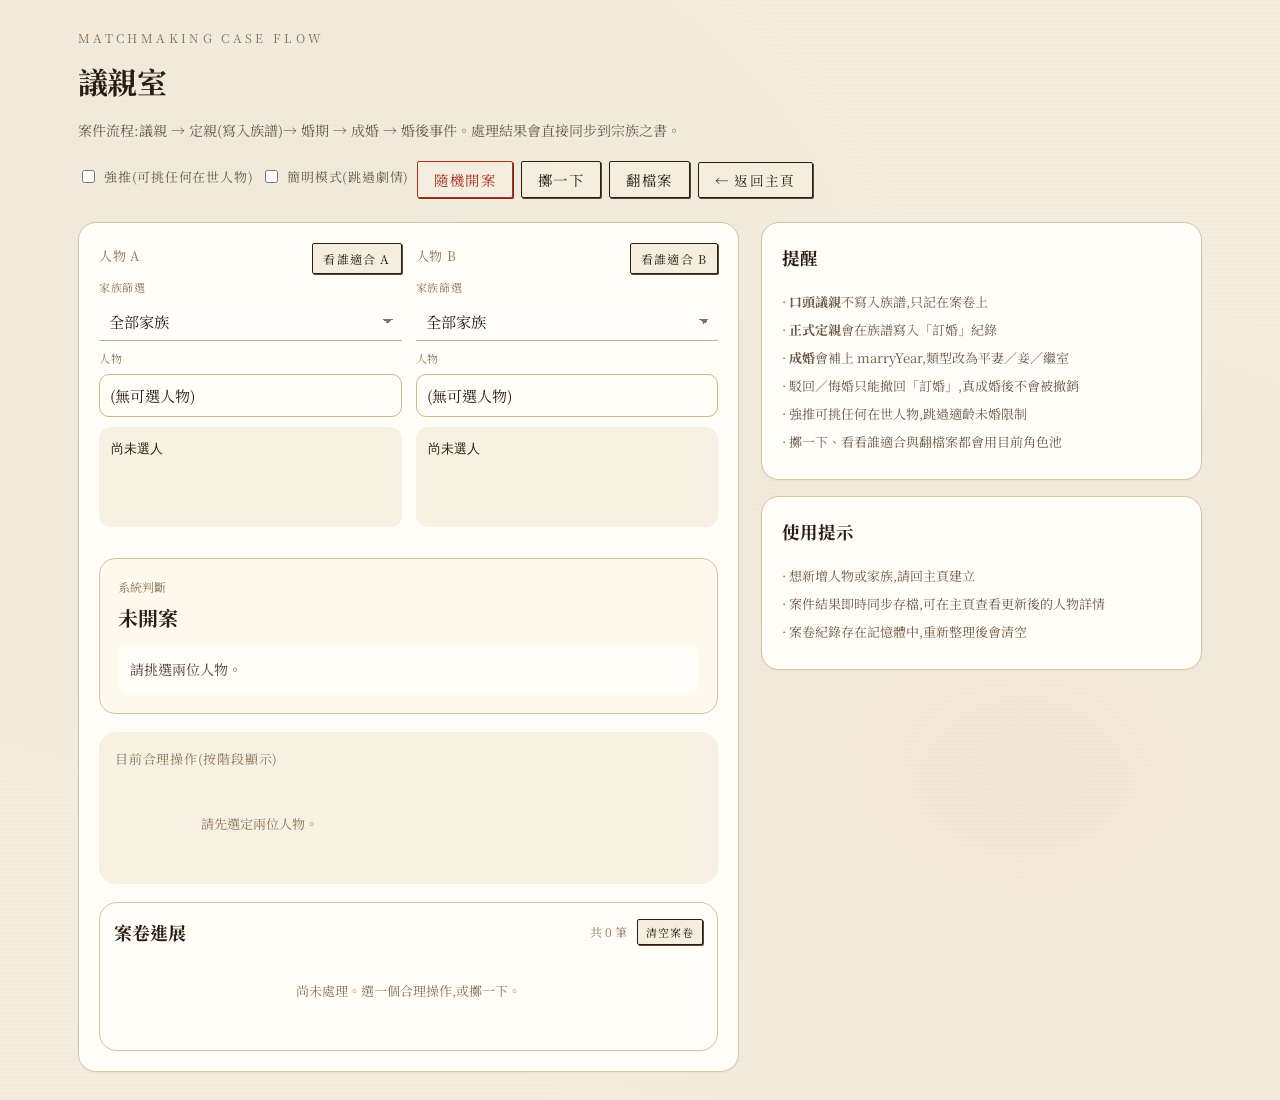
<file: match.html>
<!DOCTYPE html>
<html lang="zh-Hant">
<head>
  <meta charset="UTF-8" />
  <title>議親室 — 宗族之書</title>
  <meta name="viewport" content="width=device-width, initial-scale=1" />
  <link rel="stylesheet" href="css/style.css" />
  <style>
    /* 議親室專屬樣式 — 沿用亂點鴛鴦譜的卡片質感,但配色貼合宗族之書 */
    .match-page {
      max-width: 1180px;
      margin: 0 auto;
      padding: 28px;
    }
    .match-header {
      display: flex;
      justify-content: space-between;
      align-items: flex-end;
      gap: 18px;
      margin-bottom: 24px;
      flex-wrap: wrap;
    }
    .match-kicker {
      font-size: 12px;
      letter-spacing: .28em;
      color: #8b7355;
      margin: 0 0 8px;
    }
    .match-header h1 {
      font-size: 30px;
      margin: 0;
      letter-spacing: -0.02em;
    }
    .match-subtitle {
      max-width: 680px;
      color: #6b5b48;
      margin: 12px 0 0;
      font-size: 14px;
    }
    .toolbar {
      display: flex;
      gap: 8px;
      flex-wrap: wrap;
      align-items: center;
    }
    .match-grid {
      display: grid;
      grid-template-columns: 1.2fr 0.8fr;
      gap: 22px;
      align-items: start;
    }
    .match-card {
      background: #fffdf8;
      border: 1px solid #d4c5a3;
      border-radius: 18px;
      padding: 20px;
      box-shadow: 0 1px 2px rgba(0,0,0,.04);
    }
    .two-col {
      display: grid;
      grid-template-columns: 1fr 1fr;
      gap: 14px;
    }
    .two-col label {
      display: block;
      font-size: 13px;
      color: #8b7355;
      margin-bottom: 6px;
    }
    .person-card {
      margin-top: 10px;
      padding: 12px;
      background: #f7f1e3;
      border-radius: 12px;
      font-size: 13px;
      white-space: pre-wrap;
      line-height: 1.7;
      min-height: 100px;
    }
    .case-card {
      padding: 18px;
      border: 1px solid #d4c5a3;
      border-radius: 16px;
      background: #fef9ed;
      margin-top: 18px;
    }
    .case-card h2 {
      margin: 4px 0 10px;
      font-size: 20px;
    }
    pre.summary {
      white-space: pre-wrap;
      margin: 0;
      background: #fffdf8;
      border-radius: 12px;
      padding: 12px;
      color: #4a3f33;
      font-size: 14px;
      line-height: 1.8;
      font-family: inherit;
    }
    .action-panel {
      margin-top: 18px;
      padding: 16px;
      background: #f7f1e3;
      border-radius: 16px;
    }
    .actions {
      display: grid;
      grid-template-columns: 1fr 1fr;
      gap: 8px;
      margin-top: 10px;
    }
    .action-btn {
      text-align: left;
      border: 1px solid #c9b88a;
      border-radius: 12px;
      background: #fffdf8;
      padding: 12px;
      cursor: pointer;
      min-height: 52px;
      font: inherit;
      transition: .15s ease;
      color: #4a3f33;
    }
    .action-btn:hover {
      background: #4a3f33;
      color: #fffdf8;
    }
    .action-btn.pending {
      background: #fef3c7;
      border-color: #b8860b;
      color: #4a3f33;
    }
    .pending-note {
      font-size: 11px;
      color: #b8860b;
      margin-left: 4px;
    }
    .input-panel {
      margin-top: 12px;
      padding: 14px;
      background: rgba(254,243,199,.5);
      border: 1px solid #e2c98c;
      border-radius: 14px;
    }
    .input-panel.hidden { display: none; }
    .input-panel-title {
      font-size: 11px;
      color: #b8860b;
      font-weight: 700;
      letter-spacing: .15em;
      margin-bottom: 10px;
    }
    .input-grid {
      display: grid;
      grid-template-columns: 1fr 1fr;
      gap: 10px;
    }
    .input-grid.three { grid-template-columns: 1fr 1fr 1fr; }
    .input-grid label {
      display: block;
      font-size: 12px;
      color: #8b7355;
      margin-bottom: 4px;
    }
    .input-grid input, .input-grid select {
      width: 100%;
      padding: 8px 10px;
      border: 1px solid #c9b88a;
      border-radius: 10px;
      background: #fffdf8;
      font: inherit;
    }
    .confirm-row {
      display: flex;
      gap: 8px;
      margin-top: 10px;
    }
    .history {
      margin-top: 18px;
    }
    .history-header {
      display: flex;
      justify-content: space-between;
      align-items: center;
      margin-bottom: 10px;
    }
    .history-header h3 {
      margin: 0;
      font-size: 18px;
    }
    .small-muted {
      color: #8b7355;
      font-size: 12px;
    }
    .chapter {
      border: 1px solid #d4c5a3;
      background: #fffdf8;
      border-radius: 14px;
      padding: 12px;
      font-size: 13px;
      margin-bottom: 8px;
      line-height: 1.7;
    }
    .chapter.event {
      background: #fef9ed;
      border-color: #e2c98c;
    }
    .chapter-title {
      font-weight: 700;
      margin-bottom: 4px;
    }
    .reaction-box {
      margin-top: 8px;
      background: #f7f1e3;
      border-radius: 10px;
      padding: 8px 10px;
    }
    .reaction-title {
      font-weight: 700;
      margin-bottom: 6px;
      font-size: 12px;
    }
    .side-stack {
      display: grid;
      gap: 16px;
    }
    .note-list {
      padding-left: 0;
      margin: 0;
      list-style: none;
      color: #6b5b48;
      font-size: 13px;
    }
    .note-list li { margin-bottom: 6px; }
    .toggle-row {
      display: flex;
      align-items: center;
      gap: 6px;
      font-size: 13px;
      color: #6b5b48;
    }
    .modal-backdrop {
      position: fixed; inset: 0;
      background: rgba(0,0,0,.4);
      display: none;
      justify-content: center;
      align-items: center;
      padding: 18px;
      z-index: 999;
    }
    .modal-backdrop.active { display: flex; }
    .modal-inner {
      width: min(900px, 100%);
      max-height: 86vh;
      background: #fffdf8;
      border-radius: 18px;
      overflow: hidden;
      display: flex;
      flex-direction: column;
    }
    .modal-header {
      padding: 14px;
      border-bottom: 1px solid #d4c5a3;
      display: flex;
      justify-content: space-between;
      align-items: center;
    }
    .modal-header h3 { margin: 0; font-size: 16px; }
    .modal-tabs {
      display: flex;
      gap: 6px;
      padding: 10px;
      border-bottom: 1px solid #d4c5a3;
    }
    .tab {
      border: none;
      border-radius: 10px;
      padding: 6px 12px;
      background: #f7f1e3;
      cursor: pointer;
      font: inherit;
      color: #4a3f33;
    }
    .tab.active { background: #4a3f33; color: #fffdf8; }
    .modal-search {
      display: flex;
      gap: 6px;
      padding: 10px;
    }
    .modal-search input, .modal-search select {
      flex: 1;
      padding: 8px;
      border: 1px solid #c9b88a;
      border-radius: 10px;
      background: #fffdf8;
      font: inherit;
    }
    .modal-body {
      padding: 10px;
      overflow: auto;
    }
    .archive-item {
      border: 1px solid #d4c5a3;
      background: #fffdf8;
      border-radius: 12px;
      padding: 12px;
      margin-bottom: 8px;
    }
    .archive-item.event-archive { background: #fef9ed; }
    .archive-top {
      display: flex;
      justify-content: space-between;
      gap: 10px;
      align-items: start;
    }
    .archive-name { font-weight: 700; font-size: 15px; }
    .archive-sub { color: #8b7355; font-size: 12px; margin-top: 2px; }
    .archive-pre {
      white-space: pre-wrap;
      background: #f7f1e3;
      border-radius: 10px;
      padding: 8px 10px;
      margin-top: 8px;
      color: #4a3f33;
      font-family: inherit;
      font-size: 12px;
      line-height: 1.7;
    }
    .suggestion-score { color: #8b7355; font-size: 12px; margin-top: 2px; }
    .reason { font-size: 13px; margin-top: 6px; line-height: 1.6; }
    .concern-label { color: #b45309; }
    .empty {
      text-align: center;
      color: #8b7355;
      padding: 20px;
      font-size: 13px;
    }
    .hidden { display: none !important; }
    select#aPerson, select#bPerson {
      width: 100%;
      padding: 8px 10px;
      border: 1px solid #c9b88a;
      border-radius: 10px;
      background: #fffdf8;
      font: inherit;
    }
    @media (max-width: 900px) {
      .match-page { padding: 16px; }
      .match-grid { grid-template-columns: 1fr; }
      .two-col, .actions, .input-grid, .input-grid.three { grid-template-columns: 1fr; }
    }

    /* ============ v6+:議親條件單 ============ */
    .intent-section {
      padding: 14px 16px;
      border-bottom: 1px dashed #d4c5a3;
    }
    .intent-section:last-child { border-bottom: none; }
    .intent-section-title {
      font-size: 13px;
      letter-spacing: .08em;
      color: #6b5b48;
      margin-bottom: 10px;
      display: flex;
      align-items: center;
      gap: 10px;
    }
    .intent-count {
      font-size: 11px;
      color: #8b7355;
      background: #f7f1e3;
      padding: 2px 8px;
      border-radius: 10px;
    }

    /* 婚事性質卡 */
    .intent-kind-list {
      display: grid;
      grid-template-columns: repeat(auto-fill, minmax(220px, 1fr));
      gap: 8px;
    }
    .intent-kind {
      display: flex;
      gap: 10px;
      align-items: flex-start;
      padding: 10px 12px;
      border: 1px solid #d4c5a3;
      border-radius: 10px;
      background: #fffdf8;
      cursor: pointer;
      transition: background .15s;
    }
    .intent-kind:hover { background: #fbf6e8; }
    .intent-kind.selected {
      background: #4a3f33;
      color: #fffdf8;
      border-color: #4a3f33;
    }
    .intent-kind.selected .intent-kind-hint { color: #e8dec8; }
    .intent-kind input { margin-top: 3px; }
    .intent-kind-title { font-size: 14px; font-weight: 600; }
    .intent-kind-hint { font-size: 11px; color: #8b7355; margin-top: 2px; }

    /* 看重 / 忌諱勾選 */
    .intent-check-list {
      display: grid;
      grid-template-columns: repeat(auto-fill, minmax(240px, 1fr));
      gap: 6px;
    }
    .intent-check {
      display: flex;
      gap: 8px;
      align-items: center;
      padding: 6px 10px;
      border-radius: 8px;
      cursor: pointer;
      font-size: 13px;
    }
    .intent-check:hover { background: #f7f1e3; }
    .intent-check input { cursor: pointer; }

    /* 子區塊(出身、職業詳細選擇) */
    .intent-subblock {
      margin-top: 10px;
      padding: 10px 12px;
      background: #f7f1e3;
      border-radius: 10px;
      transition: opacity .2s;
    }
    .intent-subblock.disabled {
      opacity: 0.4;
      pointer-events: none;
    }
    .intent-sub-title {
      font-size: 12px;
      color: #6b5b48;
      margin-bottom: 6px;
    }
    .intent-tag-list {
      display: flex;
      flex-wrap: wrap;
      gap: 6px;
    }
    .intent-tag {
      padding: 4px 10px;
      border: 1px solid #c9b88a;
      border-radius: 14px;
      background: #fffdf8;
      font-size: 12px;
      cursor: pointer;
      user-select: none;
    }
    .intent-tag:hover { background: #fbf6e8; }
    .intent-tag.selected {
      background: #4a3f33;
      color: #fffdf8;
      border-color: #4a3f33;
    }
    #intentTabooOriginSel {
      width: 100%;
      padding: 6px 10px;
      border: 1px solid #c9b88a;
      border-radius: 8px;
      background: #fffdf8;
      font: inherit;
    }

    /* 備註 */
    #intentNote {
      width: 100%;
      padding: 8px 10px;
      border: 1px solid #c9b88a;
      border-radius: 10px;
      background: #fffdf8;
      font: inherit;
      resize: vertical;
    }

    /* 採用按鈕列 */
    .intent-actions {
      padding: 14px 16px;
      display: flex;
      justify-content: flex-end;
      gap: 8px;
      background: #f7f1e3;
    }
    .btn-primary {
      background: #4a3f33;
      color: #fffdf8;
      border-color: #4a3f33;
    }

    /* ============ 推薦清單頂部的條件摘要 ============ */
    .intent-summary {
      background: #f7f1e3;
      border: 1px solid #d4c5a3;
      border-radius: 10px;
      padding: 10px 12px;
      margin-bottom: 10px;
      font-size: 12px;
    }
    .intent-summary-row {
      display: flex;
      gap: 8px;
      padding: 2px 0;
    }
    .intent-summary-label {
      color: #8b7355;
      min-width: 64px;
      flex-shrink: 0;
    }
    .intent-summary-value { color: #4a3f33; }
    .intent-summary-actions {
      margin-top: 8px;
      display: flex;
      align-items: center;
      gap: 10px;
      flex-wrap: wrap;
    }
    .intent-summary-hint {
      font-size: 11px;
      color: #a39074;
      font-style: italic;
    }

    /* ============ v6+:劇情議親案卷 ============ */
    .nar-header {
      padding: 14px 16px;
      border-bottom: 1px dashed #d4c5a3;
    }
    .nar-pair {
      font-size: 16px;
      font-weight: 600;
      color: #4a3f33;
      margin-bottom: 10px;
    }
    .nar-stages {
      display: flex;
      gap: 4px;
      flex-wrap: wrap;
    }
    .nar-stage-pill {
      display: inline-flex;
      align-items: center;
      gap: 6px;
      padding: 5px 12px;
      border-radius: 14px;
      font-size: 12px;
      background: #f7f1e3;
      color: #8b7355;
      border: 1px solid #d4c5a3;
    }
    .nar-stage-pill.done {
      background: #e6dec4;
      color: #6b5b48;
    }
    .nar-stage-pill.current {
      background: #4a3f33;
      color: #fffdf8;
      border-color: #4a3f33;
    }
    .nar-stage-num {
      display: inline-flex;
      align-items: center;
      justify-content: center;
      width: 16px;
      height: 16px;
      border-radius: 50%;
      background: rgba(255,255,255,0.2);
      font-size: 10px;
    }
    .nar-stage-pill.pending .nar-stage-num {
      background: #d4c5a3;
      color: #fff;
    }

    /* 合適度條 */
    .nar-score-block {
      padding: 14px 16px;
      border-bottom: 1px dashed #d4c5a3;
    }
    .nar-score-label {
      font-size: 12px;
      letter-spacing: .08em;
      color: #8b7355;
      margin-bottom: 6px;
    }
    .nar-score-row {
      display: flex;
      align-items: center;
      gap: 12px;
    }
    .nar-score-bar {
      flex: 1;
      height: 18px;
      background: #f0e8d2;
      border-radius: 9px;
      overflow: hidden;
      box-shadow: inset 0 1px 2px rgba(0,0,0,0.08);
    }
    .nar-score-fill {
      height: 100%;
      border-radius: 9px;
    }
    .nar-score-num {
      font-size: 24px;
      font-weight: 700;
      min-width: 50px;
      text-align: right;
    }
    .nar-score-trail {
      font-size: 11px;
      color: #a39074;
      margin-top: 5px;
      font-style: italic;
    }

    /* 事件卡 */
    .nar-event {
      padding: 16px;
      border-bottom: 1px dashed #d4c5a3;
    }
    .nar-event-kicker {
      font-size: 11px;
      letter-spacing: .15em;
      color: #8b7355;
      margin-bottom: 6px;
    }
    .nar-event-title {
      font-size: 18px;
      font-weight: 600;
      color: #4a3f33;
      margin-bottom: 10px;
    }
    .nar-event-body {
      font-size: 14px;
      line-height: 1.7;
      color: #4a3f33;
      padding: 12px 14px;
      background: #f7f1e3;
      border-radius: 10px;
      margin-bottom: 14px;
    }

    /* 選項 */
    .nar-choices {
      display: flex;
      flex-direction: column;
      gap: 8px;
    }
    .nar-choice {
      text-align: left;
      padding: 12px 14px;
      border: 1px solid #d4c5a3;
      border-radius: 12px;
      background: #fffdf8;
      cursor: pointer;
      font: inherit;
      transition: background .15s, border-color .15s, transform .1s;
    }
    .nar-choice:hover {
      background: #fbf6e8;
      border-color: #4a3f33;
    }
    .nar-choice:active {
      transform: scale(0.99);
    }
    .nar-choice-head {
      margin-bottom: 4px;
    }
    .nar-choice-delta {
      display: inline-block;
      padding: 2px 10px;
      border-radius: 10px;
      font-size: 12px;
      font-weight: 600;
    }
    .nar-choice-delta.pos { background: #dcebc9; color: #5b7a3a; }
    .nar-choice-delta.neg { background: #f0d4c4; color: #a3491e; }
    .nar-choice-delta.unknown {
      background: #e8dec8;
      color: #6b5b48;
    }
    .nar-choice-label {
      font-size: 14px;
      color: #4a3f33;
      line-height: 1.5;
    }
    .nar-choice-hint {
      font-size: 11px;
      color: #a39074;
      font-style: italic;
      margin-top: 4px;
    }

    /* 結局 */
    .nar-outcome {
      padding: 18px 16px;
      border-bottom: 1px dashed #d4c5a3;
      text-align: center;
      background: linear-gradient(180deg, #fffdf8 0%, #f7f1e3 100%);
    }
    .nar-outcome-label {
      font-size: 12px;
      letter-spacing: .2em;
      color: #8b7355;
      margin-bottom: 8px;
    }
    .nar-outcome-title {
      font-size: 24px;
      font-weight: 700;
      color: #4a3f33;
      margin-bottom: 6px;
    }
    .nar-outcome-desc {
      font-size: 13px;
      color: #6b5b48;
      line-height: 1.7;
    }

    /* 歷史紀錄 */
    .nar-history {
      padding: 14px 16px;
      background: #f7f1e3;
    }
    .nar-history-title {
      font-size: 11px;
      letter-spacing: .15em;
      color: #8b7355;
      margin-bottom: 10px;
    }
    .nar-history-row {
      padding: 8px 0;
      border-bottom: 1px dashed #d4c5a3;
    }
    .nar-history-row:last-child { border-bottom: none; }
    .nar-history-stage {
      font-size: 13px;
      font-weight: 600;
      color: #4a3f33;
    }
    .nar-history-choice {
      font-size: 12px;
      color: #6b5b48;
      margin-top: 2px;
    }
    .nar-delta {
      display: inline-block;
      padding: 1px 8px;
      border-radius: 8px;
      font-size: 11px;
      font-weight: 600;
      margin-left: 6px;
    }
    .nar-delta.pos { background: #dcebc9; color: #5b7a3a; }
    .nar-delta.neg { background: #f0d4c4; color: #a3491e; }
    .nar-history-conseq {
      font-size: 12px;
      color: #8b7355;
      margin-top: 4px;
      font-style: italic;
      line-height: 1.6;
    }

    /* ============ v6+:過往痕跡 (flag) 區塊 ============ */
    /* 設計原則:
       - 僅在這對夫妻有 flag 時才顯示(JS 控制 .pair-flags-section 是否有 .has-flags class)
       - 風格與 nar-history 一致(米色背景、虛線分隔、淡褐色字),但不額外凸顯
       - flag 名稱以「徽章」形式並排,每個 flag 為一格 — 一眼可看出共有多少
    */
    .pair-flags-section {
      display: none;   /* 預設不顯示,有 flag 時 JS 加 has-flags class */
    }
    .pair-flags-section.has-flags {
      display: block;
      margin-top: 14px;
      padding: 12px 14px;
      background: #f7f1e3;
      border-radius: 4px;
      border-left: 3px solid #c9b07e;
    }
    .pair-flags-title {
      font-size: 11px;
      letter-spacing: .15em;
      color: #8b7355;
      margin-bottom: 8px;
    }
    .pair-flags-list {
      display: flex;
      flex-wrap: wrap;
      gap: 6px;
    }
    .pair-flag-chip {
      display: inline-block;
      padding: 3px 10px;
      background: #ede0c5;
      border: 1px solid #c9b07e;
      border-radius: 12px;
      font-size: 12px;
      color: #4a3f33;
      line-height: 1.5;
    }
    .chapter-pre {
      font: inherit;
      margin: 4px 0 0;
      white-space: pre-wrap;
      color: #4a3f33;
      line-height: 1.7;
    }
    .chapter.narrative {
      border-left: 3px solid #a08544;
      background: #fdf9ed;
    }

    /* ============ v6+:議親狀態區的合適度條 ============ */
    .pair-score-empty {
      margin-top: 10px;
      padding: 8px 10px;
      background: #f7f1e3;
      border-radius: 8px;
      font-size: 12px;
      color: #8b7355;
      font-style: italic;
    }
    .pair-score-block {
      margin-top: 12px;
      padding: 10px 12px;
      background: #f7f1e3;
      border-radius: 10px;
    }
    .pair-score-label {
      font-size: 11px;
      letter-spacing: .1em;
      color: #8b7355;
      margin-bottom: 5px;
    }
    .pair-score-row {
      display: flex;
      align-items: center;
      gap: 10px;
    }
    .pair-score-bar {
      flex: 1;
      height: 14px;
      background: #fffdf8;
      border-radius: 7px;
      overflow: hidden;
      box-shadow: inset 0 1px 2px rgba(0,0,0,0.08);
    }
    .pair-score-fill {
      height: 100%;
      border-radius: 7px;
      transition: width .4s, background .4s;
    }
    .pair-score-num {
      font-size: 20px;
      font-weight: 700;
      min-width: 40px;
      text-align: right;
    }
    .pair-score-trail {
      font-size: 11px;
      color: #a39074;
      margin-top: 4px;
      font-style: italic;
    }
    .pair-score-break-warn {
      margin-top: 8px;
      padding: 6px 10px;
      background: #f0d4c4;
      border-left: 2px solid #a3491e;
      border-radius: 4px;
      font-size: 12px;
      color: #6b3014;
      line-height: 1.6;
    }
    .pair-score-details {
      margin-top: 8px;
      font-size: 12px;
    }
    .pair-score-details summary {
      cursor: pointer;
      color: #6b5b48;
      padding: 4px 0;
    }
    .pair-score-hist-row {
      padding: 6px 0;
      border-top: 1px dashed #d4c5a3;
    }
    .pair-score-hist-choice {
      color: #6b5b48;
      margin-top: 2px;
    }
    .pair-score-hist-conseq {
      color: #8b7355;
      font-style: italic;
      margin-top: 3px;
      line-height: 1.6;
    }

    /* 劇情視窗警示 */
    .nar-warning {
      margin: 0 16px 12px;
      padding: 10px 12px;
      background: #f0d4c4;
      border-left: 3px solid #a3491e;
      border-radius: 6px;
      color: #6b3014;
      font-size: 13px;
      line-height: 1.7;
    }
  </style>
</head>
<body>
  <main class="match-page">
    <section class="match-header">
      <div>
        <p class="match-kicker">MATCHMAKING CASE FLOW</p>
        <h1>議親室</h1>
        <p class="match-subtitle">案件流程:議親 → 定親(寫入族譜)→ 婚期 → 成婚 → 婚後事件。處理結果會直接同步到宗族之書。</p>
      </div>
      <div class="toolbar">
        <label class="toggle-row">
          <input type="checkbox" id="forcePickToggle" />
          強推(可挑任何在世人物)
        </label>
        <label class="toggle-row">
          <input type="checkbox" id="skipNarrativeToggle" />
          簡明模式(跳過劇情)
        </label>
        <button class="btn primary-btn" id="randomizeBtn">隨機開案</button>
        <button class="btn" id="rollBtn">擲一下</button>
        <button class="btn" id="archiveBtn">翻檔案</button>
        <button class="btn back-btn" onclick="window.location='index.html'">← 返回主頁</button>
      </div>
    </section>

    <section class="match-grid">
      <div class="match-card">
        <div class="two-col">
          <div>
            <div style="display:flex;justify-content:space-between;gap:10px;align-items:center;">
              <label>人物 A</label>
              <button class="btn" id="suggestABtn" style="font-size:12px;padding:6px 10px;">看誰適合 A</button>
            </div>
            <label style="font-size:11px;color:#8b7355;margin-top:4px;">家族篩選</label>
            <select id="aFamilyFilter"></select>
            <label style="font-size:11px;color:#8b7355;margin-top:8px;">人物</label>
            <select id="aPerson"></select>
            <pre class="person-card" id="aInfo"></pre>
          </div>
          <div>
            <div style="display:flex;justify-content:space-between;gap:10px;align-items:center;">
              <label>人物 B</label>
              <button class="btn" id="suggestBBtn" style="font-size:12px;padding:6px 10px;">看誰適合 B</button>
            </div>
            <label style="font-size:11px;color:#8b7355;margin-top:4px;">家族篩選</label>
            <select id="bFamilyFilter"></select>
            <label style="font-size:11px;color:#8b7355;margin-top:8px;">人物</label>
            <select id="bPerson"></select>
            <pre class="person-card" id="bInfo"></pre>
          </div>
        </div>

        <div class="case-card">
          <div class="small-muted">系統判斷</div>
          <h2 id="caseTitle"></h2>
          <pre class="summary" id="caseSummary"></pre>
          <div id="pairScoreBox"></div>
        </div>

        <div class="action-panel">
          <label style="font-size:13px;color:#8b7355;">目前合理操作(按階段顯示)</label>
          <div class="actions" id="actions"></div>

          <div class="input-panel hidden" id="inputPanel">
            <div class="input-panel-title">這一步的細節</div>
            <div id="dynamicInputs"></div>
            <div class="confirm-row">
              <button type="button" class="btn primary-btn" id="confirmActionBtn" onclick="matchConfirm()">確認執行</button>
              <button type="button" class="btn" id="cancelActionBtn" onclick="matchCancel()">取消</button>
            </div>
          </div>
        </div>

        <div class="match-card history" style="margin-top:18px;padding:14px;">
          <div class="history-header">
            <h3>案卷進展</h3>
            <div style="display:flex;align-items:center;gap:10px;">
              <span class="small-muted" id="historyCount">共 0 筆</span>
              <button class="btn" id="clearChaptersBtn" style="font-size:11px;padding:4px 8px;">清空案卷</button>
            </div>
          </div>
          <div id="chapters"></div>
          <!-- 過往痕跡:當這對夫妻有 flag 時才會被填入內容並顯示;無 flag 時保持空白(CSS 控制) -->
          <div id="pairFlags" class="pair-flags-section"></div>
        </div>
      </div>

      <aside class="side-stack">
        <div class="match-card">
          <h3 style="margin-top:0;">提醒</h3>
          <ul class="note-list">
            <li>· <strong>口頭議親</strong>不寫入族譜,只記在案卷上</li>
            <li>· <strong>正式定親</strong>會在族譜寫入「訂婚」紀錄</li>
            <li>· <strong>成婚</strong>會補上 marryYear,類型改為平妻／妾／繼室</li>
            <li>· 駁回／悔婚只能撤回「訂婚」,真成婚後不會被撤銷</li>
            <li>· 強推可挑任何在世人物,跳過適齡未婚限制</li>
            <li>· 擲一下、看看誰適合與翻檔案都會用目前角色池</li>
          </ul>
        </div>

        <div class="match-card">
          <h3 style="margin-top:0;">使用提示</h3>
          <ul class="note-list">
            <li>· 想新增人物或家族,請回主頁建立</li>
            <li>· 案件結果即時同步存檔,可在主頁查看更新後的人物詳情</li>
            <li>· 案卷紀錄存在記憶體中,重新整理後會清空</li>
          </ul>
        </div>
      </aside>
    </section>
  </main>

  <!-- 翻檔案 -->
  <div class="modal-backdrop" id="archiveModal">
    <div class="modal-inner">
      <div class="modal-header">
        <h3>翻檔案</h3>
        <button class="btn" id="closeArchiveBtn">關閉</button>
      </div>
      <div class="modal-tabs">
        <button class="tab active" id="peopleTab">人物名冊</button>
        <button class="tab" id="eventsTab">案卷紀錄</button>
      </div>
      <div class="modal-search">
        <input id="archiveSearch" placeholder="搜尋姓名／家族／身分／備註／事件內容" />
        <select id="archiveFilter"></select>
      </div>
      <div class="modal-body" id="archiveBody"></div>
    </div>
  </div>

  <!-- 看看誰適合 -->
  <div class="modal-backdrop" id="suggestionsModal">
    <div class="modal-inner">
      <div class="modal-header">
        <h3 id="suggestionsTitle">議親建議</h3>
        <button class="btn" id="closeSuggestionsBtn">關閉</button>
      </div>
      <div class="modal-body" id="suggestionsBody"></div>
    </div>
  </div>

  <!-- v6+:議親條件單(本次議親意向) -->
  <div class="modal-backdrop" id="intentModal">
    <div class="modal-inner">
      <div class="modal-header">
        <h3 id="intentTitle">本次議親條件</h3>
        <button class="btn" id="closeIntentBtn">關閉</button>
      </div>
      <div class="modal-body" id="intentBody"></div>
    </div>
  </div>

  <!-- v6+:劇情議親案卷 -->
  <div class="modal-backdrop" id="narrativeModal">
    <div class="modal-inner">
      <div class="modal-header">
        <h3 id="narrativeTitle">劇情議親</h3>
        <button class="btn" id="closeNarrativeBtn">關閉</button>
      </div>
      <div class="modal-body" id="narrativeBody"></div>
    </div>
  </div>

  <!-- v6+:破局事由(誰提出) -->
  <div class="modal-backdrop" id="dissolveModal">
    <div class="modal-inner">
      <div class="modal-header">
        <h3 id="dissolveTitle">破局事由</h3>
        <button class="btn" id="closeDissolveBtn">關閉</button>
      </div>
      <div class="modal-body" id="dissolveBody"></div>
    </div>
  </div>

  <!-- DOM stub:供 family.js / 共用函式抓不到主頁元素時不爆 -->
  <div style="display:none;">
    <input id="personParentId" type="hidden" />
    <button id="cancelChildModeBtn"></button>
    <select id="personFamily"></select>
  </div>

  <!-- 載入順序:底層 → 領域 → 議親室本身 -->
  <script src="js/constants.js"></script>
  <script src="js/state.js"></script>
  <script src="js/utils.js"></script>
  <script src="js/relations.js"></script>
  <script src="js/storage.js"></script>
  <script src="js/time.js"></script>
  <script src="js/family.js"></script>
  <script src="js/match.js"></script>
</body>
</html>
</file>
<file: css/style.css>
/* ============================================================
   宗族之書 — 古籍版 (Tome Edition)
   只換 CSS,不動任何 JS 邏輯
   ============================================================ */

/* ---------- 字體 ---------- */
@import url('https://fonts.googleapis.com/css2?family=Noto+Serif+TC:wght@400;500;600;700;900&family=Ma+Shan+Zheng&display=swap');

:root {
  /* 紙與墨 */
  --paper:        #f4ede0;        /* 主紙色:暖米白 */
  --paper-deep:   #ebe1cf;        /* 深一階,用於分區/側邊 */
  --paper-edge:   #d9c9a8;        /* 紙緣/裝幀色 */
  --ink:          #2b1d12;        /* 主墨色,深棕,不是純黑 */
  --ink-soft:     #5a4632;        /* 次要文字 */
  --ink-faint:    #8a7355;        /* 提示/次次要 */
  --vermilion:    #a8341e;        /* 朱砂 — 標題/印章/關鍵動作 */
  --vermilion-deep:#7e2614;       /* 朱砂深 — hover */
  --gold:         #8b6a2a;        /* 古銅金,輔助強調 */
  --line:         #c9b48a;        /* 主線條色 */
  --line-soft:    #d9c9a8;        /* 弱線 */

  --radius-sm: 2px;               /* 古籍幾乎沒有大圓角 */
  --radius-md: 4px;

  --shadow-page: 0 2px 14px rgba(70, 50, 20, 0.18),
                 0 0 0 1px var(--paper-edge);
}

/* ---------- 重設與基底 ---------- */
* { box-sizing: border-box; }

html, body {
  margin: 0;
  padding: 0;
}

body {
  font-family: "Noto Serif TC", "Songti TC", "PingFang TC", serif;
  font-size: 15px;
  line-height: 1.7;
  color: var(--ink);
  background:
    /* 細微的紙紋(用兩層 radial-gradient 模擬纖維與斑點) */
    radial-gradient(ellipse at 20% 30%, rgba(139, 106, 42, 0.04) 0%, transparent 50%),
    radial-gradient(ellipse at 80% 70%, rgba(168, 52, 30, 0.03) 0%, transparent 50%),
    repeating-linear-gradient(
      0deg,
      transparent 0px,
      transparent 2px,
      rgba(139, 106, 42, 0.012) 2px,
      rgba(139, 106, 42, 0.012) 4px
    ),
    var(--paper);
  min-height: 100vh;
}

/* ---------- 整體裝幀 .app — 開卷的對開書頁 ---------- */
.app {
  max-width: 1240px;
  margin: 24px auto;
  padding: 32px 36px 40px;
  background: var(--paper);
  position: relative;
  /* 古籍對開書頁的雙線裝幀 */
  border: 1px solid var(--line);
  outline: 1px solid var(--line);
  outline-offset: 4px;
  box-shadow: var(--shadow-page);
}

/* 書頁四角的裝飾性「魚尾」/角花 */
.app::before,
.app::after {
  content: "";
  position: absolute;
  width: 28px;
  height: 28px;
  border: 1px solid var(--vermilion);
  opacity: 0.5;
  pointer-events: none;
}
.app::before {
  top: 10px; left: 10px;
  border-right: none; border-bottom: none;
}
.app::after {
  bottom: 10px; right: 10px;
  border-left: none; border-top: none;
}

/* ---------- 頂部 .top-bar — 題簽 + 章印 ---------- */
.top-bar {
  display: flex;
  justify-content: space-between;
  align-items: flex-start;
  gap: 24px;
  padding-bottom: 18px;
  margin-bottom: 24px;
  border-bottom: 1px solid var(--line);
  position: relative;
  flex-wrap: wrap;
}

/* 題簽下面再加一條細線,雙線分隔(古籍版心) */
.top-bar::after {
  content: "";
  position: absolute;
  left: 0; right: 0; bottom: -4px;
  border-bottom: 1px solid var(--line-soft);
}

.title-block h1 {
  margin: 0 0 6px;
  font-family: "Noto Serif TC", serif;
  font-weight: 900;
  font-size: 1.9rem;
  letter-spacing: 0.15em;
  color: var(--ink);
  /* 標題前一條短墨槓,像書名旁的句讀 */
  position: relative;
  padding-left: 18px;
}
.title-block h1::before {
  content: "";
  position: absolute;
  left: 0; top: 50%;
  transform: translateY(-50%);
  width: 6px;
  height: 1.4em;
  background: var(--vermilion);
}

.subtitle {
  margin: 2px 0;
  font-size: 0.92rem;
  color: var(--ink-soft);
  letter-spacing: 0.05em;
}
.subtitle.small {
  font-size: 0.85rem;
  color: var(--ink-faint);
}

/* 朱文方印 — 放在右上角,作為「宗族之書」的視覺定錨 */
.top-bar::before {
  content: "宗\A族\A之\A書";
  white-space: pre;
  position: absolute;
  right: 0;
  top: -8px;
  font-family: "Ma Shan Zheng", "Noto Serif TC", serif;
  font-size: 0.75rem;
  line-height: 1.05;
  color: var(--vermilion);
  background: var(--paper);
  border: 2px solid var(--vermilion);
  padding: 8px 6px;
  text-align: center;
  letter-spacing: 0.05em;
  /* 章印的微微歪斜 */
  transform: rotate(-2deg);
  box-shadow: inset 0 0 0 1px var(--vermilion);
}

.top-actions {
  display: flex;
  gap: 8px;
  flex-wrap: wrap;
  margin-top: 6px;
  margin-right: 70px; /* 讓出章印的位置 */
}

/* ---------- 主版心 .layout ---------- */
.layout {
  display: grid;
  grid-template-columns: minmax(340px, 380px) minmax(0, 1fr);
  gap: 24px;
  position: relative;
}

/* 兩欄之間的版心分隔線(古籍版式) */
.layout::before {
  content: "";
  position: absolute;
  left: calc(380px + 12px);
  top: 0; bottom: 0;
  border-left: 1px solid var(--line-soft);
  /* 雙線 */
  box-shadow: 2px 0 0 -1px var(--line-soft);
  pointer-events: none;
}

@media (max-width: 980px) {
  .layout { grid-template-columns: 1fr; gap: 16px; }
  .layout::before { display: none; }
  .app { padding: 22px 18px 28px; margin: 12px; }
}

/* ---------- 卡片 .card — 一則一則的書頁段落 ---------- */
.card {
  background: transparent;
  border: none;
  border-top: 1px solid var(--line);
  padding: 16px 4px 18px;
  margin-bottom: 8px;
  border-radius: 0;
  box-shadow: none;
  position: relative;
}

.card:first-child {
  border-top: none;
  padding-top: 4px;
}

/* 卡標題 — 像章節標題 */
.card-title {
  margin: 0 0 14px;
  font-family: "Noto Serif TC", serif;
  font-weight: 700;
  font-size: 1.08rem;
  color: var(--ink);
  letter-spacing: 0.18em;
  /* 標題前後的「點」,模擬古籍卷首的句讀符 */
  display: flex;
  align-items: center;
  gap: 10px;
}
.card-title::before {
  content: "◆";
  color: var(--vermilion);
  font-size: 0.7em;
}
.card-title::after {
  content: "";
  flex: 1;
  border-bottom: 1px dotted var(--line);
}

/* ---------- 表單元素 — 像在紙上書寫 ---------- */
label {
  font-size: 0.85rem;
  color: var(--ink-soft);
  display: block;
  margin-bottom: 6px;
  letter-spacing: 0.06em;
}

input[type="text"],
input[type="number"],
input[type="file"],
select,
textarea {
  width: 100%;
  padding: 8px 10px;
  border: none;
  border-bottom: 1px solid var(--line);
  background: rgba(255, 255, 255, 0.35);
  color: var(--ink);
  font-size: 0.95rem;
  font-family: inherit;
  outline: none;
  border-radius: 0;
  transition: border-color 0.2s, background 0.2s;
}

textarea {
  resize: vertical;
  min-height: 60px;
  border: 1px solid var(--line);
  background: rgba(255, 255, 255, 0.4);
}

input:focus,
select:focus,
textarea:focus {
  border-color: var(--vermilion);
  background: rgba(255, 255, 255, 0.6);
  box-shadow: 0 1px 0 0 var(--vermilion);
}

/* select 箭頭重做 */
select {
  appearance: none;
  -webkit-appearance: none;
  background-image:
    linear-gradient(45deg, transparent 50%, var(--ink-faint) 50%),
    linear-gradient(135deg, var(--ink-faint) 50%, transparent 50%);
  background-position:
    calc(100% - 14px) 50%,
    calc(100% - 9px) 50%;
  background-size: 5px 5px;
  background-repeat: no-repeat;
  padding-right: 28px;
}

.form-row {
  display: grid;
  grid-template-columns: repeat(2, minmax(0, 1fr));
  gap: 12px;
  margin-bottom: 10px;
}
@media (max-width: 650px) {
  .form-row { grid-template-columns: 1fr; }
}

.small-row {
  display: flex;
  gap: 8px;
  margin-top: 8px;
  align-items: center;
}
.small-row input { flex: 1; }

.inline-input {
  display: flex;
  align-items: center;
  gap: 6px;
}
.inline-input input { flex: 1; }
.inline-input span { color: var(--ink-faint); }

/* ---------- 按鈕 — 木刻牌匾感 ---------- */
.btn,
.primary-btn,
.secondary-btn,
.back-btn {
  display: inline-block;
  padding: 7px 16px;
  border: 1px solid var(--ink);
  background: var(--paper);
  color: var(--ink);
  font-family: inherit;
  font-size: 0.9rem;
  letter-spacing: 0.1em;
  cursor: pointer;
  border-radius: var(--radius-sm);
  white-space: nowrap;
  transition: all 0.15s ease;
  box-shadow: 1px 1px 0 0 var(--ink-soft);
}

.btn:hover,
.primary-btn:hover,
.secondary-btn:hover,
.back-btn:hover {
  background: var(--ink);
  color: var(--paper);
  transform: translate(1px, 1px);
  box-shadow: 0 0 0 0 var(--ink-soft);
}

.btn-primary,
.primary-btn {
  border-color: var(--vermilion);
  color: var(--vermilion);
  box-shadow: 1px 1px 0 0 var(--vermilion-deep);
}
.btn-primary:hover,
.primary-btn:hover {
  background: var(--vermilion);
  color: var(--paper);
}

.btn-danger {
  border-color: var(--vermilion-deep);
  color: var(--vermilion-deep);
}
.btn-danger:hover {
  background: var(--vermilion-deep);
  color: var(--paper);
}

.btn-small {
  font-size: 0.82rem;
  padding: 5px 12px;
  letter-spacing: 0.08em;
}

.btn-secondary {
  border-style: dashed;
}

.back-btn {
  font-size: 0.85rem;
}

.card-footer {
  margin-top: 12px;
  display: flex;
  justify-content: flex-end;
  gap: 8px;
  flex-wrap: wrap;
}

.button-row {
  display: flex;
  flex-wrap: wrap;
  gap: 8px;
  margin-top: 8px;
}
.button-row.right { justify-content: flex-end; }

/* ---------- 列表 / 家族列表 — 像族譜條目 ---------- */
.list {
  max-height: 240px;
  overflow: auto;
  border-top: 1px solid var(--line);
  border-bottom: 1px solid var(--line);
  background: rgba(255, 255, 255, 0.2);
  border-radius: 0;
}

.list-item {
  padding: 10px 12px;
  border-bottom: 1px dotted var(--line-soft);
  display: flex;
  justify-content: space-between;
  gap: 8px;
  cursor: pointer;
  font-size: 0.92rem;
  transition: background 0.15s;
}
.list-item:last-child { border-bottom: none; }
.list-item:hover {
  background: rgba(168, 52, 30, 0.06);
}
.list-item.active {
  background: rgba(168, 52, 30, 0.12);
  box-shadow: inset 3px 0 0 0 var(--vermilion);
}

.list-main {
  display: flex;
  flex-direction: column;
}
.list-title {
  font-weight: 600;
  color: var(--ink);
  letter-spacing: 0.08em;
}
.list-sub {
  font-size: 0.82rem;
  color: var(--ink-faint);
  margin-top: 2px;
}

/* ---------- 徽章 / 標籤 ---------- */
.badge {
  border-radius: var(--radius-sm);
  border: 1px solid var(--line);
  background: var(--paper);
  color: var(--ink-soft);
  padding: 2px 8px;
  font-size: 0.78rem;
  letter-spacing: 0.06em;
}

.pills {
  display: flex;
  flex-wrap: wrap;
  gap: 6px;
  margin-top: 6px;
}
.pill {
  border-radius: var(--radius-sm);
  border: 1px solid var(--line);
  background: rgba(255, 255, 255, 0.4);
  color: var(--ink);
  padding: 4px 10px;
  font-size: 0.82rem;
  cursor: pointer;
  letter-spacing: 0.05em;
  transition: all 0.15s;
}
.pill:hover {
  background: var(--vermilion);
  color: var(--paper);
  border-color: var(--vermilion);
}

/* ---------- 輔佐官對話框 — 奏摺風 ---------- */
.log {
  max-height: 200px;
  overflow: auto;
  border: 1px solid var(--line);
  background:
    repeating-linear-gradient(
      0deg,
      transparent 0px,
      transparent 27px,
      rgba(139, 106, 42, 0.08) 27px,
      rgba(139, 106, 42, 0.08) 28px
    ),
    rgba(255, 255, 255, 0.35);
  padding: 10px 14px;
  font-size: 0.92rem;
  line-height: 1.85;
  color: var(--ink);
  border-radius: 0;
}
.log p {
  margin: 0;
  padding: 0;
}
/* 輔佐官說的話 */
.log p:first-child { color: var(--ink); }

/* ---------- 提示 ---------- */
.hint {
  font-size: 0.82rem;
  color: var(--ink-faint);
  letter-spacing: 0.04em;
  font-style: italic;
}

/* ---------- 詳情區 ---------- */
.detail {
  font-size: 0.92rem;
  color: var(--ink);
}
.detail-section {
  margin-bottom: 10px;
  padding-bottom: 8px;
  border-bottom: 1px dotted var(--line-soft);
}
.detail-section:last-child { border-bottom: none; }

.detail-label {
  font-size: 0.78rem;
  color: var(--ink-faint);
  letter-spacing: 0.08em;
  margin-bottom: 2px;
}
.detail-value {
  font-size: 0.95rem;
  color: var(--ink);
}

/* ---------- Modal — 像折頁公文 ---------- */
.modal {
  position: fixed;
  inset: 0;
  background: rgba(43, 29, 18, 0.45);
  display: flex;
  align-items: center;
  justify-content: center;
  z-index: 100;
}
.modal.hidden { display: none; }
.modal-content {
  background: var(--paper);
  border: 1px solid var(--ink);
  outline: 1px solid var(--ink);
  outline-offset: 3px;
  padding: 24px 26px;
  max-width: 480px;
  width: calc(100% - 40px);
  border-radius: 0;
  box-shadow: 0 10px 40px rgba(43, 29, 18, 0.3);
  position: relative;
}
.modal-content h3 {
  margin: 0 0 12px;
  font-family: "Noto Serif TC", serif;
  font-weight: 700;
  letter-spacing: 0.15em;
  color: var(--vermilion);
  padding-bottom: 8px;
  border-bottom: 1px solid var(--line);
}
.modal-body {
  font-size: 0.95rem;
  line-height: 1.85;
  margin-bottom: 14px;
  color: var(--ink);
}

/* ---------- 區域概覽 ---------- */
.region-block {
  margin-bottom: 10px;
  padding-bottom: 8px;
  border-bottom: 1px dotted var(--line-soft);
}
.region-block:last-child { border-bottom: none; }
.region-title {
  font-weight: 600;
  font-size: 0.96rem;
  color: var(--ink);
  letter-spacing: 0.08em;
}
.region-sub {
  font-size: 0.82rem;
  color: var(--ink-faint);
  margin-top: 2px;
}

.option-edit {
  cursor: pointer;
  color: var(--vermilion);
  padding: 0 4px;
  font-size: 0.85rem;
}
.option-edit:hover { text-decoration: underline; }

/* ---------- 工具類 ---------- */
.hidden { display: none !important; }

/* ---------- 地圖頁專用 ---------- */
.panel {
  background: transparent;
  border-top: 1px solid var(--line);
  padding: 16px 4px;
  margin-bottom: 8px;
}
.panel h2 {
  margin: 0 0 14px;
  font-weight: 700;
  letter-spacing: 0.15em;
  font-size: 1.05rem;
}
.item-block {
  padding: 12px 14px;
  margin-bottom: 10px;
  border: 1px solid var(--line);
  background: rgba(255, 255, 255, 0.3);
}
.item-block h3 {
  margin: 0 0 6px;
  font-size: 1rem;
  color: var(--vermilion);
  letter-spacing: 0.1em;
}
.item-block p {
  margin: 0 0 8px;
  color: var(--ink-soft);
  font-size: 0.9rem;
}

/* ---------- 捲軸樣式 ---------- */
::-webkit-scrollbar {
  width: 10px;
  height: 10px;
}
::-webkit-scrollbar-track {
  background: var(--paper-deep);
}
::-webkit-scrollbar-thumb {
  background: var(--line);
  border: 2px solid var(--paper-deep);
  border-radius: 0;
}
::-webkit-scrollbar-thumb:hover {
  background: var(--ink-faint);
}

/* ---------- 父母選擇浮窗(原本 inline style 的也順手覆蓋) ---------- */
#parentSelectDialog {
  position: fixed !important;
  bottom: 20px !important;
  right: 20px !important;
  display: none;             /* 預設隱藏, JS 切成 block 顯示 */
  max-width: 260px;
  padding: 15px;
  z-index: 99999;
  background: var(--paper) !important;
  border: 1px solid var(--ink) !important;
  outline: 1px solid var(--ink);
  outline-offset: 3px;
  border-radius: 0 !important;
  box-shadow: 0 8px 24px rgba(43, 29, 18, 0.25) !important;
  font-family: "Noto Serif TC", serif;
  color: var(--ink);
}
#parentSelectText {
  margin-bottom: 10px;
}
#parentSelectButtons {
  display: flex;
  flex-direction: column;
  gap: 6px;
  margin-bottom: 10px;
}
#parentSelectDialog button {
  font-family: inherit;
  border: 1px solid var(--ink);
  background: var(--paper);
  color: var(--ink);
  padding: 6px 12px;
  border-radius: var(--radius-sm);
  cursor: pointer;
  letter-spacing: 0.06em;
}
#parentSelectDialog button:hover {
  background: var(--ink);
  color: var(--paper);
}

/* ---------- 字體應用到所有輸入元素 ---------- */
button, input, select, textarea {
  font-family: "Noto Serif TC", "Songti TC", "PingFang TC", serif;
}

/* ============================================================
   修補:人物詳情區的按鈕擠成一團問題
   原本 game.js 用 appendChild 直接平鋪 button + select,
   沒有任何間距,在這個古籍 CSS 下會黏死。下面這段給呼吸感。
   ============================================================ */

/* 動作按鈕群:讓所有 button 用 flex gap 排列 */
.action-group {
  display: flex;
  flex-wrap: wrap;
  gap: 8px;
  margin-bottom: 16px;
  padding-bottom: 14px;
  border-bottom: 1px dotted var(--line-soft);
}

/* 詳情區 select 與按鈕之間的呼吸 */
.detail select,
.detail input[type="text"],
.detail input[type="number"] {
  margin-top: 6px;
  margin-bottom: 6px;
}

/* 詳情區裡裸 appendChild 的 button:給點上下邊距,避免黏死 */
.detail > button,
.detail-section > button,
#personContent > button,
#addSpouseBox > button,
#personEditForm > button {
  margin-top: 6px;
  margin-right: 6px;
}

/* 領養子女區塊 — 上面加分隔 */
#personContent h4,
.detail h4 {
  margin: 16px 0 8px;
  padding-top: 12px;
  border-top: 1px dotted var(--line-soft);
  font-size: 0.95rem;
  font-weight: 600;
  color: var(--ink-soft);
  letter-spacing: 0.1em;
}

/* 詳情區裡的 select、input 與按鈕排成一行時要對齊高度 */
.detail select,
.detail input {
  min-height: 36px;
}

/* 詳情區裡的小區段 - 配偶選擇、領養等小工具列 */
.detail-tools {
  display: flex;
  flex-wrap: wrap;
  gap: 8px;
  align-items: center;
  margin: 8px 0;
}


/* ============================================================
   v4 新增:關係列表(配偶/父母/子女分行顯示)+ 摺疊式成員列表
   ============================================================ */

/* ---------- 關係列表 — 配偶/子女/父母分行 ---------- */
.relation-list {
  margin-bottom: 8px;
}
.relation-item {
  padding: 4px 0;
  font-size: 0.95rem;
  color: var(--ink);
  line-height: 1.6;
}
.relation-item + .relation-item {
  border-top: 1px dotted var(--line-soft);
}
.relation-label {
  display: inline-block;
  min-width: 2.5em;
  color: var(--vermilion);
  font-weight: 600;
  margin-right: 4px;
  letter-spacing: 0.05em;
}
.relation-meta {
  color: var(--ink-faint);
  font-size: 0.85rem;
  margin-left: 4px;
}
.relation-empty {
  color: var(--ink-faint);
  font-size: 0.9rem;
  font-style: italic;
  padding: 2px 0;
}

/* ---------- 已解約/破局的婚配紀錄 ---------- */
/* 婚事曾締結但未終成,以淡化色與灰邊呈現,玩家可一眼分辨「現役」與「歷史」配偶 */
.relation-item.relation-dissolved {
  opacity: 0.72;
  position: relative;
  padding-left: 8px;
  border-left: 2px solid var(--ink-faint);
}
.relation-item.relation-dissolved .person-link {
  border-bottom-style: dashed;
  color: var(--ink-faint);
}
.relation-dissolve-note {
  margin-top: 3px;
  margin-left: 4px;
  font-size: 0.82rem;
  color: var(--ink-faint);
  font-style: italic;
}

/* ---------- 婚姻紀錄的「過往痕跡」flag chips ---------- */
/* 顯示在每段婚姻紀錄下方,內容由 render-person.js 的 getPairFlagsForRender 填入 */
.relation-flags {
  margin-top: 4px;
  margin-left: 4px;
  display: flex;
  flex-wrap: wrap;
  gap: 4px;
}
.pair-flag-chip {
  display: inline-block;
  padding: 2px 8px;
  background: #ede0c5;
  border: 1px solid #c9b07e;
  border-radius: 10px;
  font-size: 0.78rem;
  color: #4a3f33;
  line-height: 1.4;
}

/* ---------- 人名連結 — 點擊跳轉 ---------- */
.person-link {
  color: var(--ink);
  text-decoration: none;
  border-bottom: 1px dotted var(--vermilion);
  padding: 0 2px;
  transition: all 0.15s ease;
  cursor: pointer;
}
.person-link:hover {
  background: rgba(168, 52, 30, 0.1);
  color: var(--vermilion-deep);
  border-bottom-color: var(--vermilion-deep);
  border-bottom-style: solid;
}
.person-link:active {
  background: rgba(168, 52, 30, 0.2);
}

/* ---------- 摺疊式成員列表 — <details> ---------- */
.member-item {
  border-top: 1px solid var(--line-soft);
  padding: 0;
  background: transparent;
  /* 覆寫 details 預設樣式 */
}
.member-item:first-child {
  border-top: none;
}
.member-item[open] {
  background: rgba(168, 52, 30, 0.03);
}
.member-item.active {
  background: rgba(168, 52, 30, 0.08);
  box-shadow: inset 3px 0 0 0 var(--vermilion);
}
.member-item.deceased .member-name {
  color: var(--ink-faint);
}

/* summary 的箭頭 — 自定義朱砂三角 */
.member-summary {
  padding: 10px 14px 10px 24px;
  cursor: pointer;
  list-style: none;          /* 移除預設三角 */
  position: relative;
  display: block;
  transition: background 0.15s;
}
.member-summary::-webkit-details-marker {
  display: none;             /* Safari */
}
.member-summary::before {
  content: "▸";
  position: absolute;
  left: 8px;
  top: 50%;
  transform: translateY(-50%);
  color: var(--vermilion);
  font-size: 0.8rem;
  transition: transform 0.2s ease;
}
.member-item[open] > .member-summary::before {
  transform: translateY(-50%) rotate(90deg);
}
.member-summary:hover {
  background: rgba(168, 52, 30, 0.06);
}

.member-name {
  font-weight: 600;
  font-size: 1rem;
  color: var(--ink);
  letter-spacing: 0.05em;
  margin-right: 8px;
}
.member-info {
  display: block;
  font-size: 0.85rem;
  color: var(--ink-faint);
  margin-top: 2px;
  letter-spacing: 0.04em;
}

/* v7+:家族成員列表上的現任職位摘要 */
.member-appt {
  display: inline-block;
  margin-top: 4px;
  margin-left: 0;
  padding: 2px 8px;
  font-size: 0.78rem;
  color: var(--vermilion);
  background: rgba(168, 52, 30, 0.06);
  border: 1px solid rgba(168, 52, 30, 0.25);
  border-left: 2px solid var(--vermilion);
  letter-spacing: 0.05em;
  line-height: 1.5;
}

/* 展開區內容 */
.member-body {
  padding: 4px 14px 14px 24px;
  border-top: 1px dotted var(--line-soft);
  background: rgba(255, 255, 255, 0.25);
}
.member-relations {
  display: grid;
  grid-template-columns: 4em 1fr;
  gap: 6px 12px;
  margin-top: 6px;
}
.member-relations-label {
  color: var(--ink-faint);
  font-size: 0.82rem;
  letter-spacing: 0.06em;
  padding-top: 4px;
}
.member-relations-value {
  font-size: 0.9rem;
  color: var(--ink);
}
.member-relations-value .relation-item {
  padding: 2px 0;
}
.member-relations-value .relation-item + .relation-item {
  border-top: none;
}

/* ---------- 修改父母 modal — 內部 select 樣式調整 ---------- */
#editParentsModal .modal-body select {
  margin-top: 4px;
}
#editParentsModal .modal-body label {
  font-weight: 600;
  color: var(--ink);
  letter-spacing: 0.06em;
}

/* ============================================================
   v5 新增:代數分組標題
   ============================================================ */
.generation-header {
  display: flex;
  align-items: center;
  gap: 10px;
  padding: 6px 12px;
  margin-top: 6px;
  background: rgba(168, 52, 30, 0.07);   /* 朱砂極淡底色 */
  font-family: "Noto Serif TC", serif;
  /* 第一條分組標題前不留空 */
}
.generation-header:first-child {
  margin-top: 0;
}
.generation-title {
  color: var(--vermilion);
  font-weight: 700;
  font-size: 0.88rem;
  letter-spacing: 0.4em;          /* 字距大一點,有刻印感 */
  flex-shrink: 0;
}
.generation-rule {
  flex: 1;
  border-bottom: 1px dotted rgba(168, 52, 30, 0.25);
  margin: 0 4px;
}
.generation-count {
  color: var(--ink-faint);
  font-size: 0.78rem;
  letter-spacing: 0.05em;
  flex-shrink: 0;
}

/* 分組標題後第一個成員不要再畫頂部 border (避免雙線) */
.generation-header + .member-item {
  border-top: none;
}

/* ============================================================
   v6 新增樣式
   ============================================================ */

/* ---- 區域可展開 ---- */
.region-block-collapsible {
  cursor: default;
}
.region-block-collapsible > summary {
  cursor: pointer;
  list-style: none;
  position: relative;
  padding-right: 18px;
}
.region-block-collapsible > summary::-webkit-details-marker {
  display: none;
}
.region-block-collapsible > summary::after {
  content: "▸";
  position: absolute;
  right: 4px;
  top: 0;
  color: var(--ink-faint);
  font-size: 0.75rem;
  transition: transform 0.15s ease;
}
.region-block-collapsible[open] > summary::after {
  transform: rotate(90deg);
}
.region-block-collapsible > summary:hover .region-title {
  color: var(--vermilion);
}
.region-summary {
  display: block;
}
.region-body {
  margin-top: 8px;
  padding: 8px 4px 4px 8px;
  border-left: 2px solid var(--line-soft);
}
.region-section-label {
  font-size: 0.78rem;
  color: var(--ink-faint);
  letter-spacing: 0.08em;
  margin-top: 8px;
  margin-bottom: 4px;
}
.region-section-label:first-child {
  margin-top: 0;
}
.region-territory-list {
  display: flex;
  flex-wrap: wrap;
  gap: 4px 8px;
  margin-bottom: 4px;
}
.region-territory-tag {
  font-size: 0.82rem;
  color: var(--ink);
  padding: 1px 6px;
  border: 1px dotted var(--line-soft);
  border-radius: 2px;
  background: rgba(0,0,0,0.015);
}
.region-family-list {
  display: flex;
  flex-direction: column;
  gap: 4px;
}
.region-family-link {
  display: flex;
  justify-content: space-between;
  align-items: baseline;
  gap: 10px;
  padding: 4px 6px;
  border-bottom: 1px dotted var(--line-soft);
  text-decoration: none;
  color: var(--ink);
  transition: background 0.1s ease;
}
.region-family-link:last-child {
  border-bottom: none;
}
.region-family-link:hover {
  background: rgba(180, 60, 40, 0.05);
}
.region-family-name {
  font-weight: 600;
  color: var(--vermilion);
  font-size: 0.92rem;
}
.region-family-meta {
  color: var(--ink-faint);
  font-size: 0.78rem;
  text-align: right;
  flex-shrink: 0;
}
.region-empty {
  font-size: 0.82rem;
  color: var(--ink-faint);
  font-style: italic;
  padding: 2px 4px;
}

/* ---- 家族詳情:聯姻紀錄(分組摘要) ---- */
.marriage-summary-list {
  display: flex;
  flex-direction: column;
  gap: 4px;
}
.marriage-gen-line {
  padding: 4px 0;
  line-height: 1.9;
  border-bottom: 1px dotted var(--line-soft);
}
.marriage-gen-line:last-child {
  border-bottom: none;
}
.marriage-gen-label {
  font-weight: 600;
  font-size: 0.88rem;
  color: var(--ink);
  letter-spacing: 0.08em;
  margin-right: 6px;
}
.marriage-group {
  display: inline-block;
  vertical-align: top;
  margin-right: 0;
}
.marriage-group-summary {
  display: inline-flex;
  align-items: baseline;
  cursor: pointer;
  list-style: none;
  font-size: 0.88rem;
  padding: 1px 2px;
  border-radius: 2px;
  transition: background 0.1s ease;
}
.marriage-group-summary::-webkit-details-marker {
  display: none;
}
.marriage-group-summary:hover {
  background: rgba(180, 60, 40, 0.06);
}
.marriage-group[open] > .marriage-group-summary {
  background: rgba(180, 60, 40, 0.04);
}
.marriage-group-count {
  color: var(--ink-faint);
  font-size: 0.82rem;
  margin-left: 2px;
}
.marriage-group-sep {
  color: var(--ink-faint);
  margin-right: 2px;
}
.marriage-group-detail {
  display: block;
  margin-top: 6px;
  margin-bottom: 8px;
  margin-left: 12px;
  padding: 6px 8px;
  border-left: 2px solid var(--line-soft);
  background: rgba(0,0,0,0.012);
}
.marriage-item {
  padding: 4px 0;
  border-bottom: 1px dotted var(--line-soft);
}
.marriage-item:last-child {
  border-bottom: none;
}
.marriage-line {
  font-size: 0.9rem;
  line-height: 1.5;
}
.marriage-line-meta {
  font-size: 0.8rem;
  color: var(--ink-faint);
  margin-top: 2px;
}
.marriage-tag {
  font-size: 0.85rem;
  padding: 0 3px;
  letter-spacing: 0.03em;
}
.marriage-tag-internal {
  color: rgba(120, 100, 60, 0.95);
}
.marriage-tag-external {
  color: var(--vermilion);
  font-weight: 500;
}
.marriage-meta {
  color: var(--ink-faint);
  font-size: 0.8rem;
}
.marriage-link {
  color: var(--ink-faint);
}
.marriage-status {
  display: inline-block;
  margin-left: 4px;
  padding: 0 5px;
  font-size: 0.72rem;
  border-radius: 2px;
  letter-spacing: 0.04em;
}
.marriage-status-ended {
  background: rgba(80, 80, 80, 0.12);
  color: rgba(80, 80, 80, 0.95);
  border: 1px solid rgba(80, 80, 80, 0.25);
}
.marriage-status-pending {
  background: rgba(180, 140, 40, 0.1);
  color: rgba(140, 100, 30, 0.95);
  border: 1px solid rgba(180, 140, 40, 0.3);
}
/* v6+:破局狀態 */
.marriage-status-dissolved {
  background: rgba(163, 73, 30, 0.12);
  color: rgba(120, 50, 20, 0.95);
  border: 1px solid rgba(163, 73, 30, 0.3);
}
/* v6+:曾配項目 */
.ex-spouse-item {
  opacity: 0.85;
}
.ex-spouse-item .person-link {
  color: rgba(120, 90, 70, 0.95);
  text-decoration: line-through wavy rgba(163, 73, 30, 0.4);
}
.ex-spouse-meta {
  color: rgba(120, 50, 20, 0.85);
  font-style: italic;
}

/* ---- 人物詳情:備註編輯 ---- */
.btn-inline-edit {
  margin-left: 8px;
  font-size: 0.72rem;
  padding: 1px 6px;
  vertical-align: middle;
}
.notes-textarea {
  width: 100%;
  box-sizing: border-box;
  font-family: inherit;
  font-size: 0.9rem;
  line-height: 1.55;
  padding: 6px 8px;
  border: 1px solid var(--line);
  background: rgba(255, 252, 246, 0.6);
  resize: vertical;
  min-height: 60px;
}
.notes-textarea:focus {
  outline: none;
  border-color: var(--vermilion);
}
.notes-edit-actions {
  margin-top: 6px;
  display: flex;
  gap: 6px;
}

/* ============================================================
   v7+:名位卷宗 — 人物詳情頁的任職區塊樣式
   ============================================================ */
.appt-list {
  list-style: none;
  padding: 0;
  margin: 0.3rem 0 0 0;
}
.appt-list > li {
  padding: 0.4rem 0.6rem;
  margin-bottom: 0.3rem;
  background: rgba(255, 252, 246, 0.5);
  border: 1px solid var(--line, rgba(107,85,48,.25));
  border-left: 3px solid var(--vermilion, #8b2a1f);
  font-size: 0.88rem;
  line-height: 1.55;
  display: flex;
  flex-wrap: wrap;
  align-items: center;
  gap: 0.4rem;
}
.appt-list-history > li {
  border-left-color: rgba(107,85,48,.4);
  opacity: 0.85;
  background: rgba(255, 252, 246, 0.3);
}
.appt-pos {
  font-weight: 600;
  color: var(--vermilion, #8b2a1f);
}
.appt-year {
  font-size: 0.78rem;
  color: var(--muted, #6a5940);
  letter-spacing: 0.05em;
}
.appt-note {
  font-style: italic;
  color: var(--muted, #6a5940);
  font-size: 0.82rem;
}
</file>
